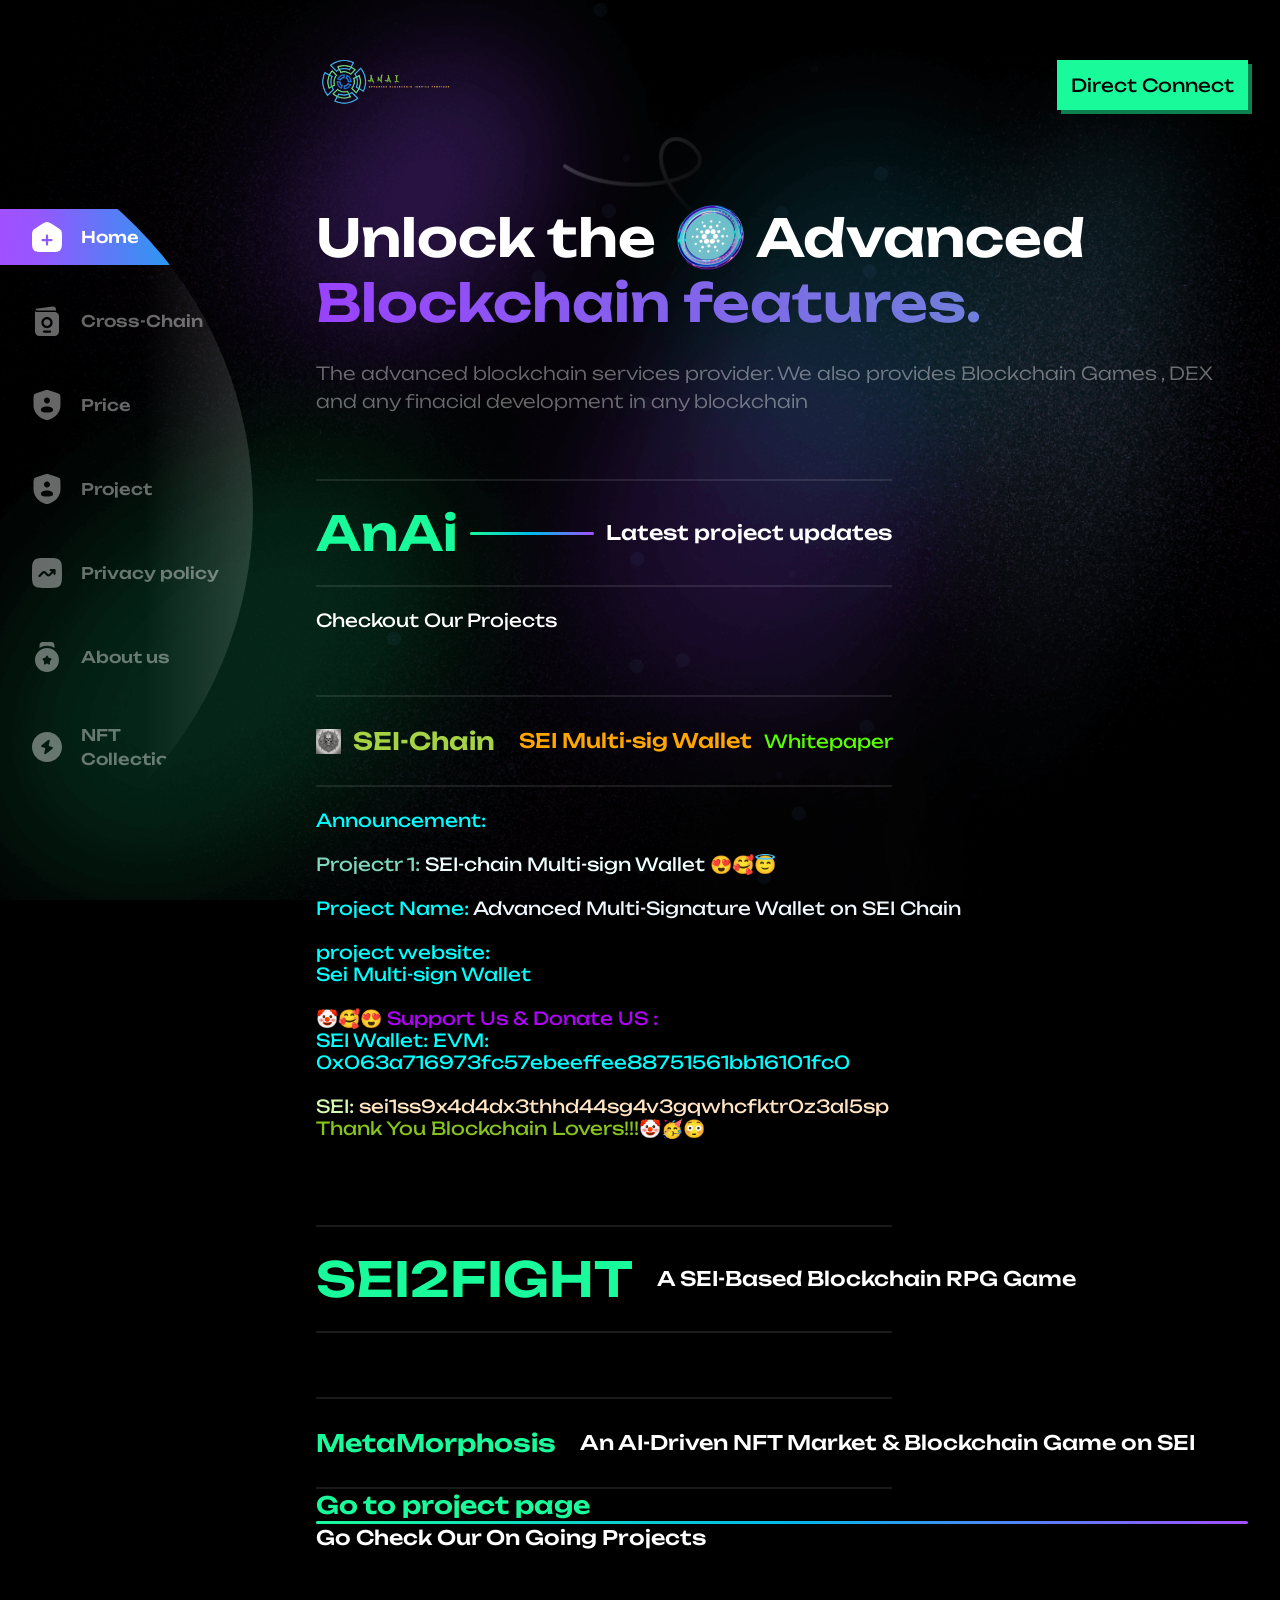
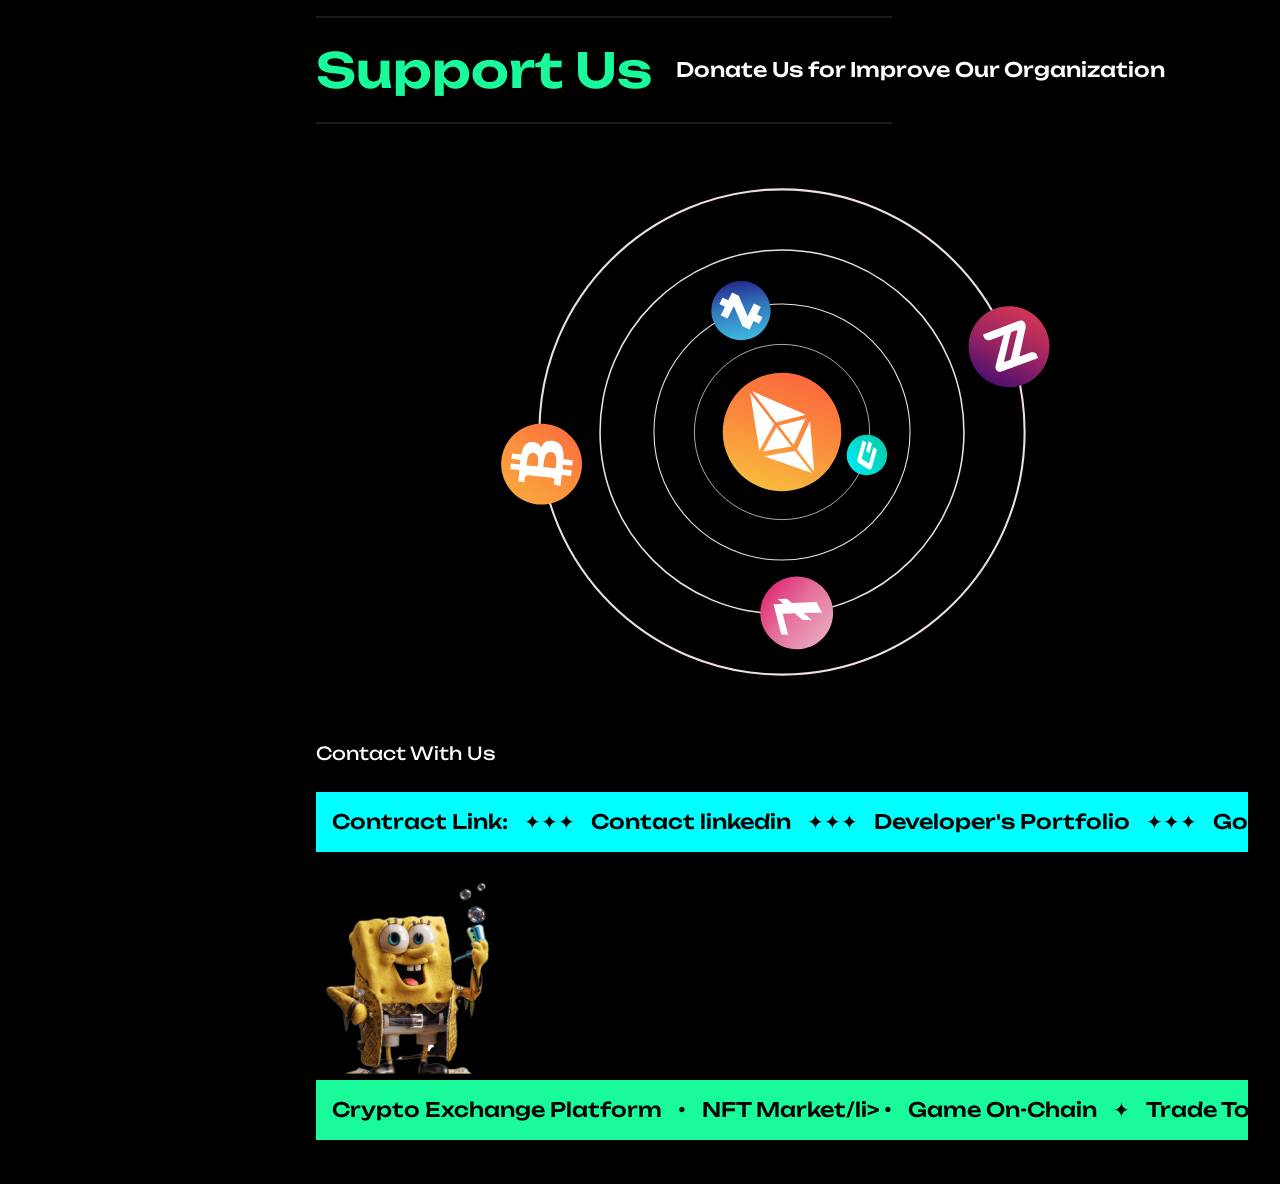
<file: index.html>
<!DOCTYPE html>
<html lang="en">

<head>
	<meta charset="UTF-8" />
	<meta http-equiv="X-UA-Compatible" content="IE=edge" />
	<meta name="viewport" content="width=device-width, initial-scale=1.0" />
	<title>Home | AnAi</title>
	<meta name="description" content="The advanced blockchain services provider. We also provides Blockchain Games , DEX and any finacial development in any blockchain" />
    <meta name="robots" content="index, follow" />
    <link rel="canonical" href="http://example.com/" />
    <link rel="alternate" hrefLang="x-default" href="http://example.com/" />
    <meta property="og:title" content="Home | AnAi" />
    <meta property="og:description" content="The advanced blockchain services provider. We also provides Blockchain Games , DEX and any finacial development in any blockchain" />
    <meta property="og:url" content="http://example.com/" />
    <meta property="og:site_name" content="AnAi" />
    <meta property="og:image" content="http://example.com/assets/images/logo.png" />
    <meta property="og:type" content="website" />
    <meta name="twitter:card" content="summary" />
    <meta name="twitter:site" content="AnAi" />
    <meta name="twitter:title" content="Home | Blockchain" />
    <meta name="twitter:description" content="The advanced blockchain services provider. We also provides Blockchain Games , DEX and any finacial development in any blockchain" />
    <meta name="twitter:image" content="http://example.com/assets/images/logo.png" />
	<script
	type="application/ld+json">{"@context":"https://schema.org","@type":"Organization","name":"Blockchain","url":"http://example.com","id":"http://example.com#organization","logo":"http://example.com/assets/images/logo.png","legalName":"Blockchain","sameAs":["http://example.com"]}</script>
<script
	type="application/ld+json">{"@context":"https://schema.org","@type":"WebSite","name":"Blockchain","url":"http://example.com","id":"http://example.com#website"}</script>
	<!-- Favicon -->
	<link rel="icon" type="image/x-icon" href="assets/images/logo.png" />
	<!-- AOS Animation -->
	<link href="assets/css/aos.css" rel="stylesheet" />
	<!-- Style CSS -->
	<link rel="stylesheet" href="assets/css/style.css" />
</head>

	<!-- screen loader -->
	<div class="screen_loader fixed inset-0 z-[60] grid place-content-center bg-black">
		<div class="lds-hourglass relative inline-flex h-20 w-20 after:m-2 after:block after:h-0 after:w-0 after:rounded-full after:border-[32px] after:border-primary after:border-r-transparent after:border-l-transparent"></div>
	</div>

	<div class="bg-black font-unbounded text-lg font-normal text-white antialiased">
		<div class="relative h-full min-h-screen overflow-x-hidden bg-[url(../images/background.png)] bg-cover bg-fixed bg-center">
			<div class="fixed inset-0 h-screen w-screen object-cover opacity-5">
				<lottie-player src="assets/js/json/background.json" background="transparent" speed="1" loop autoplay class="h-full w-full"></lottie-player>
			</div>
			<div onclick="toggleMenu()" class="overlay fixed inset-0 z-20 hidden bg-black/60"></div>
			<header id="header" class="fixed inset-x-0 top-0 z-10 py-4 md:py-6 lg:z-30 lg:pl-[300px] lg:pr-4">
				<div class="container">
					<div class="flex items-center justify-between">
						<a href="/" class="w-40 md:w-50">
                            <span class="sr-only">logo</span>
                            <img src="assets/images/logo.png" alt="" class="w-full" />
                        </a>
						
						<button type="button" class="bg-primary p-3.5 text-lg text-black shadow-[4px_4px_0_#0D804F] duration-500 after:absolute after:top-0 after:left-0 after:z-[-1] after:h-full after:w-0 after:duration-300 hover:bg-transparent hover:text-white hover:after:left-auto hover:after:right-0 hover:after:w-full lg:block">
							<a href="https://api.whatsapp.com/send/?phone=8801891461650&text&type=phone_number&app_absent=0" target="_blank">Direct Connect</a>
						</button>
						
					
					</div>
				</div>
			</header>
			<div class="h-full pt-20 md:pt-[109px]">
				<!-- Sidebar -->
				<div class="sidebar fixed top-0 -left-full z-30 h-full w-64 overflow-y-auto transition-all duration-500 lg:top-[109px] lg:left-0 lg:z-20 scrollbar-thin  scrollbar-thumb-white/5 scrollbar-track-white/10">
					<div class="absolute inset-y-0 top-0 right-0 z-1 flex justify-end overflow-y-auto overflow-x-hidden !bg-black lg:-left-[761px] lg:h-[800px] lg:w-[1014px] lg:items-center lg:rounded-full lg:!bg-transparent lg:bg-opacity-20">
						<ul class="w-64 space-y-4 py-4 text-base font-medium text-white/40 lg:space-y-7 lg:py-0">
							<li>
								<a href="index.html" class="nav-link current">
									<span class="shrink-0">
										<svg width="36" height="36" viewBox="0 0 36 36" fill="none">
											<path fill-rule="evenodd" clip-rule="evenodd" d="M3.77883 11.7342C3.00003 13.157 3.00003 14.8733 3.00003 18.3059V20.5875C3.00003 26.4388 3.00003 29.3645 4.75739 31.1823C6.51475 33.0001 9.34317 33.0001 15 33.0001H21C26.6569 33.0001 29.4853 33.0001 31.2427 31.1823C33 29.3645 33 26.4388 33 20.5875V18.3059C33 14.8733 33 13.157 32.2212 11.7342C31.4424 10.3114 30.0196 9.42833 27.174 7.66225L24.174 5.80036C21.1659 3.9335 19.6619 3.00006 18 3.00006C16.3381 3.00006 14.8341 3.9335 11.8261 5.80037L8.82608 7.66225C5.98045 9.42833 4.55763 10.3114 3.77883 11.7342ZM19.125 16.5001C19.125 15.8787 18.6213 15.3751 18 15.3751C17.3787 15.3751 16.875 15.8787 16.875 16.5001L16.875 19.8751H13.5C12.8787 19.8751 12.375 20.3788 12.375 21.0001C12.375 21.6214 12.8787 22.1251 13.5 22.1251H16.875V25.5001C16.875 26.1214 17.3787 26.6251 18 26.6251C18.6213 26.6251 19.125 26.1214 19.125 25.5001V22.1251H22.5C23.1213 22.1251 23.625 21.6214 23.625 21.0001C23.625 20.3788 23.1213 19.8751 22.5 19.8751H19.125L19.125 16.5001Z" fill="currentColor" />
										</svg>
									</span>
									<span>Home</span>
								</a>
							</li>
							<li>
								<a href="cross-chain.html" class="nav-link">
									<span class="shrink-0">
										<svg width="36" height="36" viewBox="0 0 36 36" fill="none">
											<g>
												<path d="M7.5 7.5C7.5 6.89002 7.1359 6.36507 6.61318 6.13065C6.82906 5.96061 7.09068 5.84422 7.37939 5.80297L23.5757 3.48921C25.383 3.23103 27 4.63341 27 6.45906V7.68903C26.5206 7.56563 26.018 7.5 25.5 7.5H7.5Z" fill="currentColor" />
												<path d="M14.625 19.5C14.625 17.636 16.136 16.125 18 16.125C19.864 16.125 21.375 17.636 21.375 19.5C21.375 21.364 19.864 22.875 18 22.875C16.136 22.875 14.625 21.364 14.625 19.5Z" fill="currentColor" />
												<path fill-rule="evenodd" clip-rule="evenodd" d="M27 9.25606C28.7478 9.87381 30 11.5407 30 13.5V28.5C30 30.9853 27.9853 33 25.5 33H10.5C8.01472 33 6 30.9853 6 28.5V7.5C6 7.77322 6.07305 8.02937 6.20067 8.25C6.46003 8.69835 6.94479 9 7.5 9H25.5C26.026 9 26.5308 9.09023 27 9.25606ZM18 13.875C14.8934 13.875 12.375 16.3934 12.375 19.5C12.375 22.6066 14.8934 25.125 18 25.125C21.1066 25.125 23.625 22.6066 23.625 19.5C23.625 16.3934 21.1066 13.875 18 13.875ZM15 27.375C14.3787 27.375 13.875 27.8787 13.875 28.5C13.875 29.1213 14.3787 29.625 15 29.625H21C21.6213 29.625 22.125 29.1213 22.125 28.5C22.125 27.8787 21.6213 27.375 21 27.375H15Z" fill="currentColor" />
											</g>
										</svg>
									</span>
									<span>Cross-Chain</span>
								</a>
							</li>
							<li>
								<a href="./price.html" class="nav-link">
									<span class="shrink-0">
										<svg width="36" height="36" viewBox="0 0 36 36" fill="none">
											<g>
												<path fill-rule="evenodd" clip-rule="evenodd" d="M4.5 15.625C4.5 10.8287 4.5 8.43048 5.06627 7.62367C5.63255 6.81687 7.88749 6.045 12.3974 4.50125L13.2566 4.20714C15.6075 3.40242 16.7829 3.00006 18 3.00006C19.2171 3.00006 20.3925 3.40242 22.7434 4.20714L23.6026 4.50125C28.1125 6.045 30.3675 6.81687 30.9337 7.62367C31.5 8.43048 31.5 10.8287 31.5 15.625V17.9871C31.5 26.4442 25.1416 30.5483 21.1522 32.291C20.07 32.7637 19.5289 33.0001 18 33.0001C16.4711 33.0001 15.93 32.7637 14.8478 32.291C10.8584 30.5483 4.5 26.4442 4.5 17.9871V15.625ZM21 13.5001C21 15.1569 19.6569 16.5001 18 16.5001C16.3431 16.5001 15 15.1569 15 13.5001C15 11.8432 16.3431 10.5001 18 10.5001C19.6569 10.5001 21 11.8432 21 13.5001ZM18 25.5001C24 25.5001 24 24.1569 24 22.5001C24 20.8432 21.3137 19.5001 18 19.5001C14.6863 19.5001 12 20.8432 12 22.5001C12 24.1569 12 25.5001 18 25.5001Z" fill="currentColor" />
											</g>
										</svg>
									</span>
									<span>Price</span>
								</a>
							</li>
							
							
							<li>
								<a href="./project.html" class="nav-link">
									<span class="shrink-0">
										<svg width="36" height="36" viewBox="0 0 36 36" fill="none">
											<g>
												<path fill-rule="evenodd" clip-rule="evenodd" d="M4.5 15.625C4.5 10.8287 4.5 8.43048 5.06627 7.62367C5.63255 6.81687 7.88749 6.045 12.3974 4.50125L13.2566 4.20714C15.6075 3.40242 16.7829 3.00006 18 3.00006C19.2171 3.00006 20.3925 3.40242 22.7434 4.20714L23.6026 4.50125C28.1125 6.045 30.3675 6.81687 30.9337 7.62367C31.5 8.43048 31.5 10.8287 31.5 15.625V17.9871C31.5 26.4442 25.1416 30.5483 21.1522 32.291C20.07 32.7637 19.5289 33.0001 18 33.0001C16.4711 33.0001 15.93 32.7637 14.8478 32.291C10.8584 30.5483 4.5 26.4442 4.5 17.9871V15.625ZM21 13.5001C21 15.1569 19.6569 16.5001 18 16.5001C16.3431 16.5001 15 15.1569 15 13.5001C15 11.8432 16.3431 10.5001 18 10.5001C19.6569 10.5001 21 11.8432 21 13.5001ZM18 25.5001C24 25.5001 24 24.1569 24 22.5001C24 20.8432 21.3137 19.5001 18 19.5001C14.6863 19.5001 12 20.8432 12 22.5001C12 24.1569 12 25.5001 18 25.5001Z" fill="currentColor" />
											</g>
										</svg>
									</span>
									<span>Project</span>
								</a>
							</li>
							<li>
								<a href="privacy-policy.html" class="nav-link">
									<span class="shrink-0">
										<svg width="36" height="36" viewBox="0 0 36 36" fill="none">
											<g>
												<path fill-rule="evenodd" clip-rule="evenodd" d="M5.1967 5.1967C3 7.3934 3 10.9289 3 18C3 25.0711 3 28.6066 5.1967 30.8033C7.3934 33 10.9289 33 18 33C25.0711 33 28.6066 33 30.8033 30.8033C33 28.6066 33 25.0711 33 18C33 10.9289 33 7.3934 30.8033 5.1967C28.6066 3 25.0711 3 18 3C10.9289 3 7.3934 3 5.1967 5.1967ZM20.625 15C20.625 15.6213 21.1287 16.125 21.75 16.125H22.784L19.7652 19.1438C19.6187 19.2903 19.3813 19.2903 19.2348 19.1438L16.8562 16.7652C15.831 15.74 14.169 15.74 13.1438 16.7652L9.7045 20.2045C9.26516 20.6438 9.26516 21.3562 9.7045 21.7955C10.1438 22.2348 10.8562 22.2348 11.2955 21.7955L14.7348 18.3562C14.8813 18.2097 15.1187 18.2097 15.2652 18.3562L17.6438 20.7348C18.669 21.76 20.331 21.76 21.3562 20.7348L24.375 17.716V18.75C24.375 19.3713 24.8787 19.875 25.5 19.875C26.1213 19.875 26.625 19.3713 26.625 18.75V15C26.625 14.3787 26.1213 13.875 25.5 13.875H21.75C21.1287 13.875 20.625 14.3787 20.625 15Z" fill="currentColor" />
											</g>
										</svg>
									</span>
									<span>Privacy policy</span>
								</a>
							</li>
							<li>
								<a href="about-us.html" class="nav-link">
									<span class="shrink-0">
										<svg width="36" height="36" viewBox="0 0 36 36" fill="none">
											<g>
												<path fill-rule="evenodd" clip-rule="evenodd" d="M18 33C24.6274 33 30 27.6274 30 21C30 14.3726 24.6274 9 18 9C11.3726 9 5.99997 14.3726 5.99997 21C5.99997 27.6274 11.3726 33 18 33ZM18 16.5C17.5739 16.5 17.2889 17.0113 16.7189 18.0338L16.5714 18.2983C16.4095 18.5889 16.3285 18.7342 16.2022 18.83C16.0759 18.9259 15.9187 18.9615 15.6041 19.0326L15.3178 19.0974C14.2109 19.3478 13.6575 19.4731 13.5258 19.8965C13.3941 20.3199 13.7714 20.7611 14.526 21.6435L14.7212 21.8717C14.9357 22.1225 15.0429 22.2479 15.0911 22.403C15.1393 22.5581 15.1231 22.7254 15.0907 23.0599L15.0612 23.3645C14.9471 24.5418 14.8901 25.1304 15.2348 25.3921C15.5795 25.6538 16.0977 25.4152 17.134 24.938L17.4021 24.8146C17.6966 24.679 17.8439 24.6112 18 24.6112C18.1561 24.6112 18.3033 24.679 18.5978 24.8146L18.8659 24.938C19.9023 25.4152 20.4204 25.6538 20.7652 25.3921C21.1099 25.1304 21.0528 24.5418 20.9387 23.3645L20.9092 23.0599C20.8768 22.7254 20.8606 22.5581 20.9088 22.403C20.9571 22.2479 21.0643 22.1225 21.2787 21.8718L21.4739 21.6435C22.2285 20.7611 22.6058 20.3199 22.4741 19.8965C22.3425 19.4731 21.789 19.3478 20.6822 19.0974L20.3958 19.0326C20.0813 18.9615 19.924 18.9259 19.7977 18.83C19.6715 18.7342 19.5905 18.5889 19.4285 18.2983L19.281 18.0338C18.7111 17.0113 18.4261 16.5 18 16.5Z" fill="currentColor" />
												<path d="M16.5 3H19.5C22.3284 3 23.7426 3 24.6213 3.87868C25.4876 4.74496 25.4998 6.13176 25.5 8.88107C23.3215 7.53004 20.7519 6.75 18 6.75C15.2481 6.75 12.6784 7.53004 10.5 8.88107C10.5002 6.13176 10.5124 4.74496 11.3787 3.87868C12.2574 3 13.6716 3 16.5 3Z" fill="currentColor" />
											</g>
										</svg>
									</span>
									<span>About us</span>
								</a>
							</li>
							<li>
								<a href="nft.html" class="nav-link">
									<span class="shrink-0">
										<svg width="36" height="36" viewBox="0 0 36 36" fill="none">
											<g>
												<path fill-rule="evenodd" clip-rule="evenodd" d="M18 3C9.71573 3 3 9.71573 3 18C3 26.2843 9.71573 33 18 33C26.2843 33 33 26.2843 33 18C33 9.71573 26.2843 3 18 3ZM16.8411 12.8536L13.8185 15.2606C12.5504 16.2704 11.9164 16.7753 12.0401 17.3391L12.0467 17.367C12.1877 17.9273 12.9914 18.1427 14.5989 18.5734C15.4921 18.8127 15.9388 18.9324 16.1483 19.271L16.1591 19.2888C16.3612 19.6314 16.2462 20.0606 16.0162 20.9188L15.9561 21.1431C15.3185 23.5226 14.9997 24.7124 15.6137 25.0966C16.2277 25.4809 17.2046 24.7029 19.1584 23.1471L22.181 20.7401C23.4491 19.7303 24.0832 19.2253 23.9594 18.6616L23.9528 18.6336C23.8118 18.0733 23.0081 17.858 21.4006 17.4273C20.5074 17.1879 20.0608 17.0683 19.8512 16.7297L19.8404 16.7119C19.6383 16.3692 19.7533 15.9401 19.9833 15.0819L20.0434 14.8575C20.681 12.478 20.9998 11.2882 20.3858 10.904C19.7718 10.5197 18.7949 11.2977 16.8411 12.8536Z" fill="currentColor" />
											</g>
										</svg>
									</span>
									<span>NFT Collections</span>
								</a>
							</li>
							<li class="sticky inset-x-0 bottom-0">
								<button type="button" class="block w-full bg-primary p-3.5 text-black shadow-[0_4px_0_#0D804F] lg:hidden"><a href="https://discord.com/channels/1329518818862694481/1329518819303231552" target="_blank">Join Discord</a></button>
							</li>
						</ul>
					</div>
				</div>
				<!-- Inner Content -->
				<div class="relative z-1 w-full overflow-hidden pb-5 lg:pl-[300px] lg:pr-4">
					<div class="container">
						<div class="grid gap-5 xl:grid-cols-2">
							<div class="relative pt-24 text-center lg:text-left">
								<h2 class="mb-6 text-4xl font-semibold leading-tight sm:text-[52px]" data-aos="zoom-in-right" data-aos-duration="1500" data-aos-delay="800">
									<span class="inline-flex items-center gap-5">
										<span class="shrink-0">Unlock the</span>
										<div class="relative shrink-0 animate-pulse">
											<img src="assets/images/decentralized.png" alt="" />
											<img src="assets/images/Vector1.png" alt="" class="absolute right-8 bottom-10 min-w-[150px]" />
										</div>
									</span>
									Advanced
									<span class="animate-text mx-auto block bg-gradient-to-r from-[#9A42FE] to-[#23EF9B] bg-clip-text text-transparent lg:mx-0">Blockchain features.</span>
								</h2>
								<p class="font-light leading-7 opacity-40 2xl:pr-24">
									The advanced blockchain services provider. We also provides Blockchain Games , DEX and any finacial development in any blockchain
								</p>
								<div class="mx-auto mt-10 flex w-full max-w-xl items-center gap-3 border-y-2 border-white/10 py-7 sm:mt-16 lg:mx-0" data-aos="zoom-out" data-aos-duration="1000" data-aos-delay="800">
									<h4 class="shrink-0 animate-pulse text-2xl font-semibold text-primary sm:text-5xl">AnAi</h4>
									<span class="block h-[3px] w-full rounded-full bg-gradient-to-r from-primary via-tertiary to-secondary"></span>
									<h6 class="shrink-0 animate-pulse text-base font-medium sm:text-xl">Latest project updates</h6>
								</div>
							</br>
								<h5>Checkout Our Projects</h5>
								<div class="mx-auto mt-10 flex w-full max-w-xl items-center gap-3 border-y-2 border-white/10 py-7 sm:mt-16 lg:mx-0" data-aos="zoom-out" data-aos-duration="1000" data-aos-delay="800">
									<img src="./assets/SEi-Logo.jpeg" style="width: 25px;height: 25px;;"><h4 class="shrink-0 animate-pulse text-2xl font-semibold sm:text-2xl" Style="color:rgb(166, 211, 68)"> SEI-Chain</h4>
									<span class="block h-[3px] w-full rounded-full bg-gradient-to-r from-primary via-tertiary to-secondary"></span>
									<h6 class="shrink-0 animate-pulse text-base font-medium sm:text-xl" style="color: rgb(255, 166, 0);"><a href="https://anai-sei-multisig-wallet.vercel.app/">SEI Multi-sig Wallet</a> </h6>
									<h9><a href="https://drive.google.com/file/d/1CSZ5ZaAzhno6KSEoQmL_czK2PNn_YcU8/view?usp=sharing" style="color: rgb(89, 255, 0);">Whitepaper</a></h9>
								</div>
							</br>
							<h5 style="color: aqua;">Announcement:
							</br></br>
							<span style="color: rgb(127, 216, 190);">Projectr 1: </span><span style="color: azure;"> SEI-chain Multi-sign Wallet 😍🥰😇</span>
						</br>
					</br>
						<span>Project Name:</span><span style="color: aliceblue;"> Advanced Multi-Signature Wallet on SEI Chain</span>
					</br>
						<p><a href="//explorer.gitcoin.co/#/projects/0x0e7306fb7073aa7c5df3100861d5f9f2eadd6c5eb78da074e05fc66e9dcfeda1"></a></p>
							</br>
								<span style="color:aqua;">project website: </span>
							</br>
								<p><a href="https://anai-sei-multisig-wallet.vercel.app/">Sei Multi-sign Wallet</a></p>
							</br>
								<span style="color:rgb(179, 0, 255);">
								🤡🥰😍 Support Us & Donate US :</span>
							</br>
								<span style="color:aqua;">SEI Wallet: EVM:</span>
								<p>0x063a716973fc57ebeeffee88751561bb16101fc0 </p>
							</br>
							<span style="color:rgb(214, 252, 180);">SEI: </span>
							<span style="color: bisque;">sei1ss9x4d4dx3thhd44sg4v3gqwhcfktr0z3al5sp</span>
								</br>
								<span style="color:rgb(135, 197, 29);">Thank You Blockchain Lovers!!!🤡🥳😳</span></h5>
							</br>
								<div class="mx-auto mt-10 flex w-full max-w-xl items-center gap-3 border-y-2 border-white/10 py-7 sm:mt-16 lg:mx-0" data-aos="zoom-out" data-aos-duration="1000" data-aos-delay="800">
									<h4 class="shrink-0 animate-pulse text-2xl font-semibold text-primary sm:text-5xl">SEI2FIGHT</h4>
									<span class="block h-[3px] w-full rounded-full bg-gradient-to-r from-primary via-tertiary to-secondary"></span>
									<h6 class="shrink-0 animate-pulse text-base font-medium sm:text-xl">A SEI-Based Blockchain RPG Game</h6>									</h6>
								</div>
								<div class="mx-auto mt-10 flex w-full max-w-xl items-center gap-3 border-y-2 border-white/10 py-7 sm:mt-16 lg:mx-0" data-aos="zoom-out" data-aos-duration="1000" data-aos-delay="800">
									<h4 class="shrink-0 animate-pulse text-2xl font-semibold text-primary sm:text-3xl">MetaMorphosis</h4>
									<span class="block h-[3px] w-full rounded-full bg-gradient-to-r from-primary via-tertiary to-secondary"></span>
									<h6 class="shrink-0 animate-pulse text-base font-medium sm:text-xl">An AI-Driven NFT Market & Blockchain Game on SEI
									</h6>
								</div>
								<h4 class="shrink-0 animate-pulse text-2xl font-semibold text-primary sm:text-3xl"><a href="./project.html">Go to project page</a></h4>
									<span class="block h-[3px] w-full rounded-full bg-gradient-to-r from-primary via-tertiary to-secondary"></span>
									<h6 class="shrink-0 animate-pulse text-base font-medium sm:text-xl">Go Check Our On Going Projects
									</h6>
								<div class="mx-auto mt-10 flex w-full max-w-xl items-center gap-3 border-y-2 border-white/10 py-7 sm:mt-16 lg:mx-0" data-aos="zoom-out" data-aos-duration="1000" data-aos-delay="800">
									<h4 class="shrink-0 animate-pulse text-2xl font-semibold text-primary sm:text-5xl">Support Us</h4>
									<span class="block h-[3px] w-full rounded-full bg-gradient-to-r from-primary via-tertiary to-secondary"></span>
									<h6 class="shrink-0 animate-pulse text-base font-medium sm:text-xl">Donate Us for Improve Our Organization</h6>
								</div>
							</div>
							<div class="relative flex items-center justify-center 2xl:ml-16">
								<lottie-player src="assets/js/json/main-banner.json" background="transparent" speed="0.4" loop autoplay class="w-full max-w-xl"></lottie-player>
							</div>
						</div>
					</br>
						<h5>Contact With Us</h5>
					</br>
				</br>
						<div class="relative z-1 -mt-4 overflow-x-hidden p-4" style="background-color: aqua;">
							
							<ul class="flex animate-marquee gap-4 whitespace-nowrap text-sm font-medium text-black sm:text-xl">
								<li>Contract Link:</li>
								✦✦✦
								<li><a href="http://linkedin.com/in/fahim-ahamed-4606b3125" target="_blank">Contact linkedin</a></li>
								✦✦✦
								<li><a href="//abishal-portfolio.netlify.app/" target="_blank">Developer's Portfolio</a> </li>
								✦✦✦
								<li><a href="https://anai.netlify.app/" target="_blank">Go to Our Website</a></li>
								✦✦✦
								<li><a href="https://github.com/blockchainwork2025" target="_blank">Checkout our Projects Github</a></li>
								✦✦✦
								<li><a href="https://explorer.gitcoin.co/#/projects/0xcaa8a4159b8d880192d5f85298a752c7813d395ac704594da433ad3e96042edd" target="_blank">Explore our on going project</li>
								✦✦✦
								<li><a href="https://x.com/Blockchain55355" target="_blank">Follow Us X</a></li>
								✦✦✦
								<li><a href="wa.me/8801891461650" target="_blank">Whatsapp</a></li>
								✦✦✦
								
							</ul>
						</div>
						<div class="relative py-6">
							<div class="cloak-img relative w-32 sm:w-48">
								<img src="assets/images/cloak.png" alt="" />
							</div>
						

						</br>
							<div class="relative z-1 -mt-4 overflow-x-hidden bg-primary p-4">
								<ul class="flex animate-marquee gap-4 whitespace-nowrap text-sm font-medium text-black sm:text-xl">
									<li>Crypto Exchange Platform</li>
									•
									<li>NFT Market/li>
									•
									<li>Game On-Chain</li>
									✦
									<li>Trade Tokens Platform</li>
									•
									<li>DEX platform</li>
									•
									<li>Developed any kind of Blockchain Network</li>
									•
									
								</ul>
							</div>
						</div>
					</div>
				</div>
			</div>
		</div>
	</div>

	<!-- LottieFiles Animation JS -->
	<script src="assets/js/lottie-player.js"></script>
	<!-- AOS Animation -->
	<script src="assets/js/aos.js"></script>
	<!-- Custom Js -->
	<script src="assets/js/custom.js"></script>
</body>

</html>
</file>
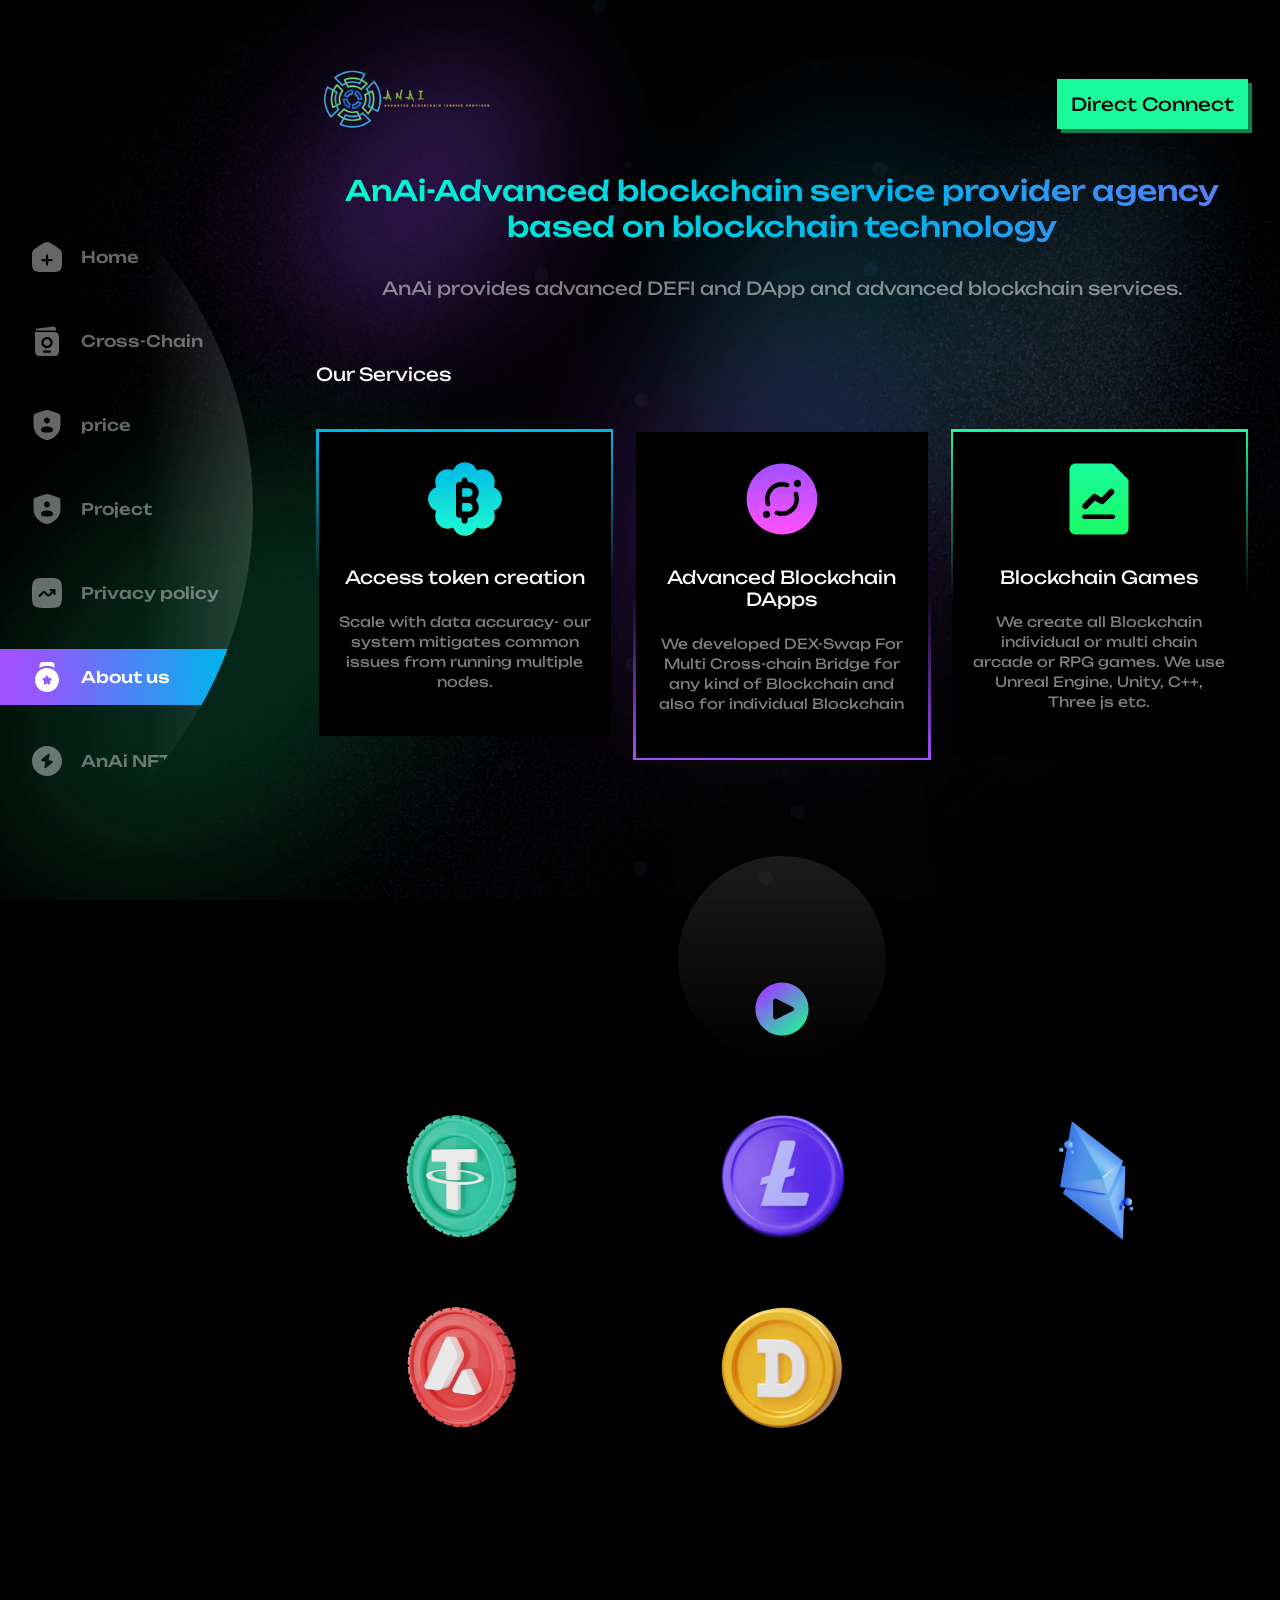
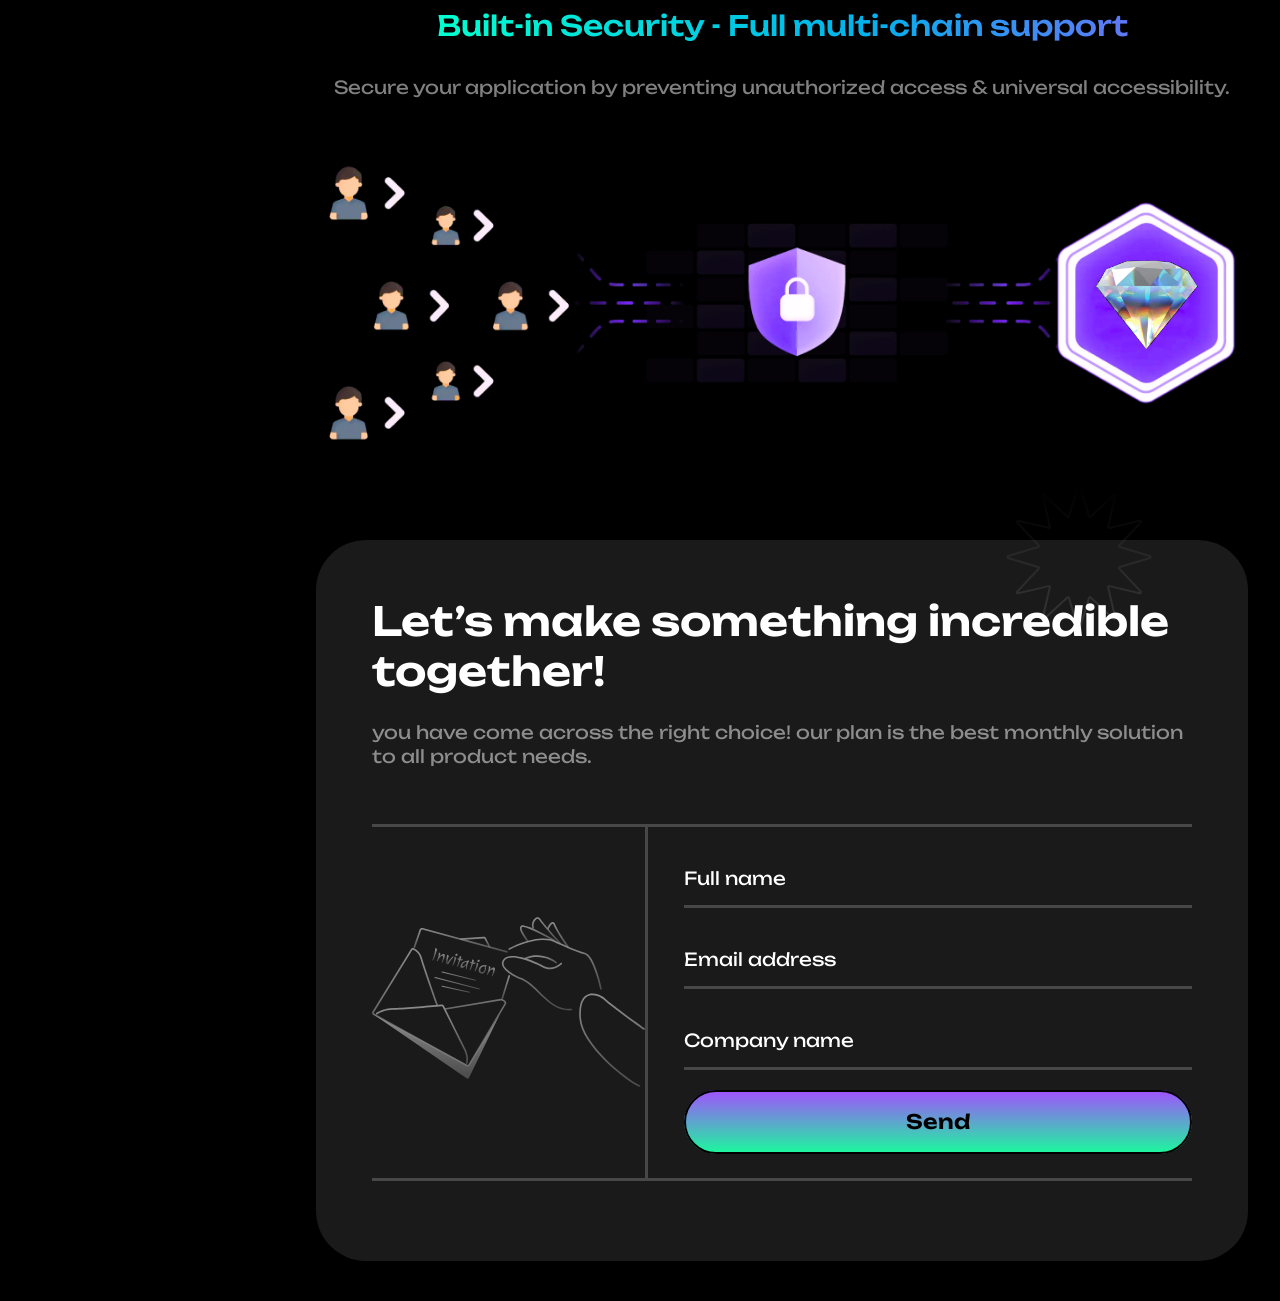
<file: about-us.html>
<!DOCTYPE html>
<html lang="en">

<head>
    <meta charset="UTF-8" />
    <meta http-equiv="X-UA-Compatible" content="IE=edge" />
    <meta name="viewport" content="width=device-width, initial-scale=1.0" />
    <title>About us | AnAi</title>
	<meta name="description" content="Global decentralized currency based on blockchain technology" />
    <meta name="robots" content="index, follow" />
    <link rel="canonical" href="http://example.com/about-us.html" />
    <link rel="alternate" hrefLang="x-default" href="http://example.com/about-us.html" />
    <meta property="og:title" content="About us | Blockchain" />
    <meta property="og:description" content="Global decentralized currency based on blockchain technology" />
    <meta property="og:url" content="http://example.com/about-us.html" />
    <meta property="og:site_name" content="AnAi" />
    <meta property="og:image" content="http://example.com/assets/images/logo.png" />
    <meta property="og:type" content="website" />
    <meta name="twitter:card" content="summary" />
    <meta name="twitter:site" content="AnAi" />
    <meta name="twitter:title" content="About us | Blockchain" />
    <meta name="twitter:description" content="AnAi-Advanced blockchain service provider agency based on blockchain technology" />
    <meta name="twitter:image" content="http://example.com/assets/images/logo.png" />
    <script
        type="application/ld+json">{"@context":"https://schema.org","@type":"Organization","name":"Blockchain","url":"http://example.com","id":"http://example.com#organization","logo":"http://example.com/assets/images/logo.png","legalName":"Blockchain","sameAs":["http://example.com"]}</script>
    <script
        type="application/ld+json">{"@context":"https://schema.org","@type":"WebSite","name":"Blockchain","url":"http://example.com","id":"http://example.com#website"}</script>
    <!-- Favicon -->
    <link rel="icon" type="image/x-icon" href="assets/images/favicon.svg" />
    <!-- AOS Animation -->
    <link href="assets/css/aos.css" rel="stylesheet" />
    <!-- FancyBox -->
    <link rel="stylesheet" href="assets/css/fancybox.css" />
    <!-- Style CSS -->
    <link rel="stylesheet" href="assets/css/style.css" />
</head>

<body>
    <!-- screen loader -->
    <div class="screen_loader fixed inset-0 z-[60] grid place-content-center bg-black">
        <div class="lds-hourglass relative inline-flex h-20 w-20 after:m-2 after:block after:h-0 after:w-0 after:rounded-full after:border-[32px] after:border-primary after:border-r-transparent after:border-l-transparent"></div>
    </div>

    <div class="bg-black font-unbounded text-lg font-normal text-white antialiased">
        <div class="relative h-full min-h-screen overflow-x-hidden bg-[url(../images/background.png)] bg-cover bg-fixed bg-center">
            <div class="fixed inset-0 h-screen w-screen object-cover opacity-5">
                <lottie-player src="assets/js/json/background.json" background="transparent" speed="1" loop autoplay class="h-full w-full"></lottie-player>
            </div>
            <div onclick="toggleMenu()" class="overlay fixed inset-0 z-20 hidden bg-black/60"></div>
            <header id="header" class="fixed inset-x-0 top-0 z-10 py-4 md:py-6 lg:z-30 lg:pl-[300px] lg:pr-4">
                <div class="container">
                    <div class="flex items-center justify-between">
                        <a href="index.html" class="w-40 md:w-52">
                            <span class="sr-only">logo</span>
                            <img src="assets/images/logo.png" alt="" class="w-full" />
                        </a>
                        <button type="button" class="bg-primary p-3.5 text-lg text-black shadow-[4px_4px_0_#0D804F] duration-500 after:absolute after:top-0 after:left-0 after:z-[-1] after:h-full after:w-0 after:duration-300 hover:bg-transparent hover:text-white hover:after:left-auto hover:after:right-0 hover:after:w-full lg:block">
							<a href="https://api.whatsapp.com/send/?phone=8801891461650&text&type=phone_number&app_absent=0" target="_blank">Direct Connect</a>
						</button>
                        <button type="button" onclick="toggleMenu()" class="block space-y-2 lg:hidden">
                            <span class="sr-only">Toggle menu</span>
                            <span class="block h-0.5 w-9 bg-gradient-to-r from-primary via-tertiary to-secondary"></span>
                            <span class="block h-0.5 w-9 bg-gradient-to-r from-primary via-tertiary to-secondary"></span>
                            <span class="block h-0.5 w-9 bg-gradient-to-r from-primary via-tertiary to-secondary"></span>
                        </button>
                    </div>
                </div>
            </header>
            <div class="h-full pt-20 md:pt-[109px]">
                <!-- Sidebar -->
                <div class="sidebar fixed top-0 -left-full z-30 h-full w-64 overflow-y-auto transition-all duration-500 lg:top-[109px] lg:left-0 lg:z-20 scrollbar-thin  scrollbar-thumb-white/5 scrollbar-track-white/10">
                    <div class="absolute inset-y-0 top-0 right-0 z-1 flex justify-end overflow-y-auto overflow-x-hidden !bg-black lg:-left-[761px] lg:h-[800px] lg:w-[1014px] lg:items-center lg:rounded-full lg:!bg-transparent lg:bg-opacity-20">
                        <ul class="w-64 space-y-4 py-4 text-base font-medium text-white/40 lg:space-y-7 lg:py-0">
                            <li>
                                <a href="index.html" class="nav-link">
                                    <span class="shrink-0">
                                        <svg width="36" height="36" viewBox="0 0 36 36" fill="none">
                                            <path fill-rule="evenodd" clip-rule="evenodd" d="M3.77883 11.7342C3.00003 13.157 3.00003 14.8733 3.00003 18.3059V20.5875C3.00003 26.4388 3.00003 29.3645 4.75739 31.1823C6.51475 33.0001 9.34317 33.0001 15 33.0001H21C26.6569 33.0001 29.4853 33.0001 31.2427 31.1823C33 29.3645 33 26.4388 33 20.5875V18.3059C33 14.8733 33 13.157 32.2212 11.7342C31.4424 10.3114 30.0196 9.42833 27.174 7.66225L24.174 5.80036C21.1659 3.9335 19.6619 3.00006 18 3.00006C16.3381 3.00006 14.8341 3.9335 11.8261 5.80037L8.82608 7.66225C5.98045 9.42833 4.55763 10.3114 3.77883 11.7342ZM19.125 16.5001C19.125 15.8787 18.6213 15.3751 18 15.3751C17.3787 15.3751 16.875 15.8787 16.875 16.5001L16.875 19.8751H13.5C12.8787 19.8751 12.375 20.3788 12.375 21.0001C12.375 21.6214 12.8787 22.1251 13.5 22.1251H16.875V25.5001C16.875 26.1214 17.3787 26.6251 18 26.6251C18.6213 26.6251 19.125 26.1214 19.125 25.5001V22.1251H22.5C23.1213 22.1251 23.625 21.6214 23.625 21.0001C23.625 20.3788 23.1213 19.8751 22.5 19.8751H19.125L19.125 16.5001Z" fill="currentColor" />
                                        </svg>
                                    </span>
                                    <span>Home</span>
                                </a>
                            </li>
                            <li>
                                <a href="cross-chain.html" class="nav-link">
                                    <span class="shrink-0">
                                        <svg width="36" height="36" viewBox="0 0 36 36" fill="none">
                                            <g>
                                                <path d="M7.5 7.5C7.5 6.89002 7.1359 6.36507 6.61318 6.13065C6.82906 5.96061 7.09068 5.84422 7.37939 5.80297L23.5757 3.48921C25.383 3.23103 27 4.63341 27 6.45906V7.68903C26.5206 7.56563 26.018 7.5 25.5 7.5H7.5Z" fill="currentColor" />
                                                <path d="M14.625 19.5C14.625 17.636 16.136 16.125 18 16.125C19.864 16.125 21.375 17.636 21.375 19.5C21.375 21.364 19.864 22.875 18 22.875C16.136 22.875 14.625 21.364 14.625 19.5Z" fill="currentColor" />
                                                <path fill-rule="evenodd" clip-rule="evenodd" d="M27 9.25606C28.7478 9.87381 30 11.5407 30 13.5V28.5C30 30.9853 27.9853 33 25.5 33H10.5C8.01472 33 6 30.9853 6 28.5V7.5C6 7.77322 6.07305 8.02937 6.20067 8.25C6.46003 8.69835 6.94479 9 7.5 9H25.5C26.026 9 26.5308 9.09023 27 9.25606ZM18 13.875C14.8934 13.875 12.375 16.3934 12.375 19.5C12.375 22.6066 14.8934 25.125 18 25.125C21.1066 25.125 23.625 22.6066 23.625 19.5C23.625 16.3934 21.1066 13.875 18 13.875ZM15 27.375C14.3787 27.375 13.875 27.8787 13.875 28.5C13.875 29.1213 14.3787 29.625 15 29.625H21C21.6213 29.625 22.125 29.1213 22.125 28.5C22.125 27.8787 21.6213 27.375 21 27.375H15Z" fill="currentColor" />
                                            </g>
                                        </svg>
                                    </span>
                                    <span>Cross-Chain</span>
                                </a>
                            </li>
                            <li>
                                <a href="price.html" class="nav-link">
                                    <span class="shrink-0">
                                        <svg width="36" height="36" viewBox="0 0 36 36" fill="none">
                                            <g>
                                                <path fill-rule="evenodd" clip-rule="evenodd" d="M4.5 15.625C4.5 10.8287 4.5 8.43048 5.06627 7.62367C5.63255 6.81687 7.88749 6.045 12.3974 4.50125L13.2566 4.20714C15.6075 3.40242 16.7829 3.00006 18 3.00006C19.2171 3.00006 20.3925 3.40242 22.7434 4.20714L23.6026 4.50125C28.1125 6.045 30.3675 6.81687 30.9337 7.62367C31.5 8.43048 31.5 10.8287 31.5 15.625V17.9871C31.5 26.4442 25.1416 30.5483 21.1522 32.291C20.07 32.7637 19.5289 33.0001 18 33.0001C16.4711 33.0001 15.93 32.7637 14.8478 32.291C10.8584 30.5483 4.5 26.4442 4.5 17.9871V15.625ZM21 13.5001C21 15.1569 19.6569 16.5001 18 16.5001C16.3431 16.5001 15 15.1569 15 13.5001C15 11.8432 16.3431 10.5001 18 10.5001C19.6569 10.5001 21 11.8432 21 13.5001ZM18 25.5001C24 25.5001 24 24.1569 24 22.5001C24 20.8432 21.3137 19.5001 18 19.5001C14.6863 19.5001 12 20.8432 12 22.5001C12 24.1569 12 25.5001 18 25.5001Z" fill="currentColor" />
                                            </g>
                                        </svg>
                                    </span>
                                    <span>price</span>
                                </a>
                            </li>
                            <li>
								<a href="./project.html" class="nav-link">
									<span class="shrink-0">
										<svg width="36" height="36" viewBox="0 0 36 36" fill="none">
											<g>
												<path fill-rule="evenodd" clip-rule="evenodd" d="M4.5 15.625C4.5 10.8287 4.5 8.43048 5.06627 7.62367C5.63255 6.81687 7.88749 6.045 12.3974 4.50125L13.2566 4.20714C15.6075 3.40242 16.7829 3.00006 18 3.00006C19.2171 3.00006 20.3925 3.40242 22.7434 4.20714L23.6026 4.50125C28.1125 6.045 30.3675 6.81687 30.9337 7.62367C31.5 8.43048 31.5 10.8287 31.5 15.625V17.9871C31.5 26.4442 25.1416 30.5483 21.1522 32.291C20.07 32.7637 19.5289 33.0001 18 33.0001C16.4711 33.0001 15.93 32.7637 14.8478 32.291C10.8584 30.5483 4.5 26.4442 4.5 17.9871V15.625ZM21 13.5001C21 15.1569 19.6569 16.5001 18 16.5001C16.3431 16.5001 15 15.1569 15 13.5001C15 11.8432 16.3431 10.5001 18 10.5001C19.6569 10.5001 21 11.8432 21 13.5001ZM18 25.5001C24 25.5001 24 24.1569 24 22.5001C24 20.8432 21.3137 19.5001 18 19.5001C14.6863 19.5001 12 20.8432 12 22.5001C12 24.1569 12 25.5001 18 25.5001Z" fill="currentColor" />
											</g>
										</svg>
									</span>
									<span>Project</span>
								</a>
							</li>
                            <li>
                                <a href="privacy-policy.html" class="nav-link">
                                    <span class="shrink-0">
                                        <svg width="36" height="36" viewBox="0 0 36 36" fill="none">
                                            <g>
                                                <path fill-rule="evenodd" clip-rule="evenodd" d="M5.1967 5.1967C3 7.3934 3 10.9289 3 18C3 25.0711 3 28.6066 5.1967 30.8033C7.3934 33 10.9289 33 18 33C25.0711 33 28.6066 33 30.8033 30.8033C33 28.6066 33 25.0711 33 18C33 10.9289 33 7.3934 30.8033 5.1967C28.6066 3 25.0711 3 18 3C10.9289 3 7.3934 3 5.1967 5.1967ZM20.625 15C20.625 15.6213 21.1287 16.125 21.75 16.125H22.784L19.7652 19.1438C19.6187 19.2903 19.3813 19.2903 19.2348 19.1438L16.8562 16.7652C15.831 15.74 14.169 15.74 13.1438 16.7652L9.7045 20.2045C9.26516 20.6438 9.26516 21.3562 9.7045 21.7955C10.1438 22.2348 10.8562 22.2348 11.2955 21.7955L14.7348 18.3562C14.8813 18.2097 15.1187 18.2097 15.2652 18.3562L17.6438 20.7348C18.669 21.76 20.331 21.76 21.3562 20.7348L24.375 17.716V18.75C24.375 19.3713 24.8787 19.875 25.5 19.875C26.1213 19.875 26.625 19.3713 26.625 18.75V15C26.625 14.3787 26.1213 13.875 25.5 13.875H21.75C21.1287 13.875 20.625 14.3787 20.625 15Z" fill="currentColor" />
                                            </g>
                                        </svg>
                                    </span>
                                    <span>Privacy policy</span>
                                </a>
                            </li>
                            <li>
                                <a href="about-us.html" class="nav-link current">
                                    <span class="shrink-0">
                                        <svg width="36" height="36" viewBox="0 0 36 36" fill="none">
                                            <g>
                                                <path fill-rule="evenodd" clip-rule="evenodd" d="M18 33C24.6274 33 30 27.6274 30 21C30 14.3726 24.6274 9 18 9C11.3726 9 5.99997 14.3726 5.99997 21C5.99997 27.6274 11.3726 33 18 33ZM18 16.5C17.5739 16.5 17.2889 17.0113 16.7189 18.0338L16.5714 18.2983C16.4095 18.5889 16.3285 18.7342 16.2022 18.83C16.0759 18.9259 15.9187 18.9615 15.6041 19.0326L15.3178 19.0974C14.2109 19.3478 13.6575 19.4731 13.5258 19.8965C13.3941 20.3199 13.7714 20.7611 14.526 21.6435L14.7212 21.8717C14.9357 22.1225 15.0429 22.2479 15.0911 22.403C15.1393 22.5581 15.1231 22.7254 15.0907 23.0599L15.0612 23.3645C14.9471 24.5418 14.8901 25.1304 15.2348 25.3921C15.5795 25.6538 16.0977 25.4152 17.134 24.938L17.4021 24.8146C17.6966 24.679 17.8439 24.6112 18 24.6112C18.1561 24.6112 18.3033 24.679 18.5978 24.8146L18.8659 24.938C19.9023 25.4152 20.4204 25.6538 20.7652 25.3921C21.1099 25.1304 21.0528 24.5418 20.9387 23.3645L20.9092 23.0599C20.8768 22.7254 20.8606 22.5581 20.9088 22.403C20.9571 22.2479 21.0643 22.1225 21.2787 21.8718L21.4739 21.6435C22.2285 20.7611 22.6058 20.3199 22.4741 19.8965C22.3425 19.4731 21.789 19.3478 20.6822 19.0974L20.3958 19.0326C20.0813 18.9615 19.924 18.9259 19.7977 18.83C19.6715 18.7342 19.5905 18.5889 19.4285 18.2983L19.281 18.0338C18.7111 17.0113 18.4261 16.5 18 16.5Z" fill="currentColor" />
                                                <path d="M16.5 3H19.5C22.3284 3 23.7426 3 24.6213 3.87868C25.4876 4.74496 25.4998 6.13176 25.5 8.88107C23.3215 7.53004 20.7519 6.75 18 6.75C15.2481 6.75 12.6784 7.53004 10.5 8.88107C10.5002 6.13176 10.5124 4.74496 11.3787 3.87868C12.2574 3 13.6716 3 16.5 3Z" fill="currentColor" />
                                            </g>
                                        </svg>
                                    </span>
                                    <span>About us</span>
                                </a>
                            </li>
                            <li>
                                <a href="nft.html" class="nav-link">
                                    <span class="shrink-0">
                                        <svg width="36" height="36" viewBox="0 0 36 36" fill="none">
                                            <g>
                                                <path fill-rule="evenodd" clip-rule="evenodd" d="M18 3C9.71573 3 3 9.71573 3 18C3 26.2843 9.71573 33 18 33C26.2843 33 33 26.2843 33 18C33 9.71573 26.2843 3 18 3ZM16.8411 12.8536L13.8185 15.2606C12.5504 16.2704 11.9164 16.7753 12.0401 17.3391L12.0467 17.367C12.1877 17.9273 12.9914 18.1427 14.5989 18.5734C15.4921 18.8127 15.9388 18.9324 16.1483 19.271L16.1591 19.2888C16.3612 19.6314 16.2462 20.0606 16.0162 20.9188L15.9561 21.1431C15.3185 23.5226 14.9997 24.7124 15.6137 25.0966C16.2277 25.4809 17.2046 24.7029 19.1584 23.1471L22.181 20.7401C23.4491 19.7303 24.0832 19.2253 23.9594 18.6616L23.9528 18.6336C23.8118 18.0733 23.0081 17.858 21.4006 17.4273C20.5074 17.1879 20.0608 17.0683 19.8512 16.7297L19.8404 16.7119C19.6383 16.3692 19.7533 15.9401 19.9833 15.0819L20.0434 14.8575C20.681 12.478 20.9998 11.2882 20.3858 10.904C19.7718 10.5197 18.7949 11.2977 16.8411 12.8536Z" fill="currentColor" />
                                            </g>
                                        </svg>
                                    </span>
                                    <span>AnAi NFTs</span>
                                </a>
                            </li>
                         
                        </ul>
                    </div>
                </div>
                <!-- Inner Content -->
                <div class="relative z-1 w-full overflow-hidden pb-5 lg:pl-[300px] lg:pr-4">
                    <div class="container">
                        <div>
                            <div class="space-y-8 py-12 text-center md:py-16">
                                <h3 class="animate-text text-gradiant mx-auto text-2xl font-medium md:text-[28px] md:leading-9 xl:max-w-2xl" data-aos="zoom-in" data-aos-duration="1000" data-aos-delay="800">
                                    AnAi-Advanced blockchain service provider agency based on blockchain technology
                                </h3>
                                <p class="opacity-50">AnAi provides advanced DEFI and DApp and advanced blockchain services.</p>
                            </div>
                            <div>
                                <h2>Our Services</h2>
                            </div>
                        </br></br>
                            <div class="grid gap-5 text-center sm:grid-cols-2 md:grid-cols-3 xl:gap-12">
                                <div data-aos="zoom-in" data-aos-duration="1500" data-aos-delay="800">
                                    <div class="bg-gradient-to-b from-tertiary via-transparent to-transparent p-[2.5px] duration-300 hover:scale-105">
                                        <div class="h-full space-y-6 bg-black px-5 pt-6 pb-11">
                                            <div class="token">
                                                <img src="assets/images/access-token-creation.svg" alt="" class="mx-auto" />
                                            </div>
                                            <h4>Access token creation</h4>
                                            <p class="text-sm opacity-50">Scale with data accuracy- our system mitigates common issues from running multiple nodes.</p>
                                        </div>
                                    </div>
                                </div>
                                <div data-aos="zoom-in" data-aos-duration="1500" data-aos-delay="800">
                                    <div class="bg-gradient-to-b from-transparent via-transparent to-secondary p-[2.5px] duration-300 hover:scale-105">
                                        <div class="h-full space-y-6 bg-black px-5 pt-6 pb-11">
                                            <div class="token">
                                                <img src="assets/images/ownership-token-control.svg" alt="" class="mx-auto" />
                                            </div>
                                            <h4>Advanced Blockchain DApps</h4>
                                            <p class="text-sm opacity-50">We developed DEX-Swap For Multi Cross-chain Bridge for any kind of Blockchain and also for individual Blockchain</p>
                                        </div>
                                    </div>
                                </div>
                                <div data-aos="zoom-in" data-aos-duration="1500" data-aos-delay="800">
                                    <div class="bg-gradient-to-b from-primary via-transparent to-transparent p-[2.5px] duration-300 hover:scale-105">
                                        <div class="h-full space-y-6 bg-black px-5 pt-6 pb-11">
                                            <div class="token">
                                                <img src="assets/images/assign-opfc-metadata.svg" alt="" class="mx-auto" />
                                            </div>
                                            <h4>Blockchain Games</h4>
                                            <p class="text-sm opacity-50">We create all Blockchain individual or multi chain arcade or RPG games. We use Unreal Engine, Unity, C++, Three js etc.</p>
                                        </div>
                                    </div>
                                </div>
                            </div>
                            <div class="relative mx-auto mt-14 grid max-w-[1200px] grid-cols-3 gap-8 md:mt-24 xl:block xl:pt-[500px]">
                                <div class="absolute left-1/2 bottom-10 hidden -translate-x-1/2 xl:block">
                                    <svg width="793" height="369" viewBox="0 0 793 369" fill="none">
                                        <path d="M7.99805 270.948H82.1827C89.0765 270.948 95.6151 274.006 100.034 279.297L162.047 353.548C166.466 358.839 173.004 361.898 179.898 361.898H255.116" stroke="transparent" stroke-width="14" stroke-linecap="round"></path>
                                        <path d="M786 270.948H711.815C704.922 270.948 698.383 274.006 693.964 279.297L631.951 353.548C627.532 358.839 620.994 361.898 614.1 361.898H538.882" stroke="transparent" stroke-width="14" stroke-linecap="round"></path>
                                        <path d="M660.944 74.5036L615.837 186.058C611.288 197.306 600.369 204.669 588.237 204.669H542.678" stroke="transparent" stroke-width="14" stroke-linecap="round"></path>
                                        <path d="M130.677 74.5036L175.784 186.058C180.333 197.306 191.252 204.669 203.384 204.669H248.943" stroke="transparent" stroke-width="14" stroke-linecap="round"></path>
                                        <path d="M397 7.71542L397 82.1922L397 119.431L397 156.669" stroke="transparent" stroke-width="14" stroke-linecap="round"></path>
                                        <path class="dott-line-animation" d="M7.99805 270.948H82.1827C89.0765 270.948 95.6151 274.006 100.034 279.297L162.047 353.548C166.466 358.839 173.004 361.898 179.898 361.898H255.116" stroke="#28A0F0" stroke-width="2.79102" stroke-linecap="round" stroke-dasharray="18.61 18.61"></path>
                                        <path class="dott-line-animation" d="M786 270.948H711.815C704.922 270.948 698.383 274.006 693.964 279.297L631.951 353.548C627.532 358.839 620.994 361.898 614.1 361.898H538.882" stroke="#F79009" stroke-width="2.79102" stroke-linecap="round" stroke-dasharray="18.61 18.61"></path>
                                        <path class="dott-line-animation" d="M660.944 74.5036L615.837 186.058C611.288 197.306 600.369 204.669 588.237 204.669H542.678" stroke="#F23535" stroke-width="2.79102" stroke-linecap="round" stroke-dasharray="18.61 18.61"></path>
                                        <path class="dott-line-animation" d="M130.677 74.5036L175.784 186.058C180.333 197.306 191.252 204.669 203.384 204.669H248.943" stroke="#7F56D9" stroke-width="2.79102" stroke-linecap="round" stroke-dasharray="18.61 18.61"></path>
                                        <path class="dott-line-animation" d="M397 7.71542L397 82.1922L397 119.431L397 156.669" stroke="#2074F1" stroke-width="2.79102" stroke-linecap="round" stroke-dasharray="22.33 22.33"></path>
                                    </svg>
                                </div>
                                <div class="group relative bottom-0 col-span-3 mx-auto h-52 w-52 overflow-hidden rounded-full bg-gradient-to-b from-white/10 to-transparent duration-300 md:hover:scale-150 xl:absolute xl:left-1/2 xl:-translate-x-1/2">
                                    <button type="button" class="absolute left-1/2 bottom-7 z-1 -translate-x-1/2 rounded-full duration-300 group-hover:bottom-1/2 group-hover:translate-y-1/2 group-hover:bg-white" data-fancybox data-src="#dummy-video">
                                        <span class="sr-only">play button</span>
                                        <img src="assets/images/play.svg" alt="" />
                                    </button>
                                    <div class="absolute inset-0 h-full w-full opacity-0 duration-300 group-hover:opacity-100">
                                        <video src="assets/images/dummy-video.mp4" class="h-full w-full object-cover" autoplay="" playsinline="" muted="" loop=""></video>
                                    </div>
                                </div>
                                <div class="left-12 bottom-16 xl:absolute">
                                    <img src="assets/images/currency-1.png" alt="" class="mx-auto" />
                                </div>
                                <div class="left-48 top-16 xl:absolute 2xl:left-52">
                                    <img src="assets/images/currency-2.png" alt="" class="mx-auto" />
                                </div>
                                <div class="top-0 left-2/4 xl:absolute xl:-translate-x-1/2">
                                    <img src="assets/images/currency-3.png" alt="" class="mx-auto" />
                                </div>
                                <div class="right-48 top-16 xl:absolute 2xl:right-52">
                                    <img src="assets/images/currency-4.png" alt="" class="mx-auto" />
                                </div>
                                <div class="right-12 bottom-16 xl:absolute">
                                    <img src="assets/images/currency-5.png" alt="" class="mx-auto" />
                                </div>
                            </div>
                            <!-- <div class="pt-24">
                                <img src="assets/images/coin-circle.gif" alt="" class="mx-auto w-1/3">
                            </div> -->
                        </div>

                        <!-- Popup Video -->
                        <div id="dummy-video" style="display: none" class="dark:bg-gray-dark w-[960px] max-w-full bg-black p-4">
                            <div class="aspect-video">
                                <video src="assets/images/dummy-video.mp4" class="h-full w-full object-cover" autoplay="" playsinline="" muted="" loop=""></video>
                            </div>
                        </div>

                        <div class="py-14 md:py-24">
                            <div class="space-y-8 pb-12 text-center md:py-16">
                                <h3 class="animate-text text-gradiant mx-auto inline-block text-2xl font-medium md:text-[28px] md:leading-9" data-aos="zoom-in" data-aos-duration="1000">
                                    Built-in Security - Full multi-chain support
                                </h3>
                                <p class="opacity-50">Secure your application by preventing unauthorized access & universal accessibility.</p>
                            </div>
                            <div class="relative mx-auto xl:w-4/5">
                                <img src="assets/images/multi-chain.png" alt="" class="w-full" />
                                <img src="assets/images/diamond-3d.gif" alt="" class="absolute top-1/2 right-[5%] w-[12%] -translate-y-1/2" />
                            </div>
                        </div>
                        <div class="relative mb-5 rounded-[50px] bg-white/10 px-5 py-10 md:p-14 md:pb-20">
                            <span class="absolute right-24 -top-14 animate-spin-slow">
                                <img src="assets/images/star.svg" alt="" />
                            </span>
                            <div class="mb-14 2xl:w-2/3">
                                <div class="flex gap-6">
                                    <h4 class="text-2xl font-semibold md:text-40" data-aos="zoom-in" data-aos-duration="1000">Let’s make something incredible together!</h4>
                                    <div class="group relative hidden h-28 w-28 shrink-0 items-center justify-center rounded-full border border-[#9E9E9E] p-1 text-[#9E9E9E] duration-300 hover:border-primary hover:text-primary xl:-mt-6 xl:inline-flex">
                                        <img src="assets/images/your-creative-partner-txt.png" alt="" class="animate-spin-slow" />
                                        <span class="absolute left-1/2 top-1/2 -translate-x-1/2 -translate-y-1/2 duration-300 group-hover:scale-90">
                                            <svg width="30" height="30" viewBox="0 0 30 30" fill="none">
                                                <path d="M0.75 26.9661C0.75 27.5628 0.987054 28.1351 1.40901 28.557C1.83097 28.979 2.40326 29.2161 3 29.2161C3.59674 29.2161 4.16903 28.979 4.59099 28.557C5.01295 28.1351 5.25 27.5628 5.25 26.9661L5.25 9.32606C5.24975 9.25287 5.27091 9.18121 5.3109 9.1199C5.35088 9.0586 5.40792 9.01034 5.475 8.98106C5.54473 8.95141 5.62158 8.94272 5.69617 8.95604C5.77075 8.96935 5.83985 9.00411 5.895 9.05606L25.395 28.5561C25.6038 28.7658 25.8519 28.9325 26.1251 29.0464C26.3983 29.1603 26.6912 29.2193 26.9872 29.22C27.2832 29.2207 27.5764 29.1631 27.8501 29.0504C28.1239 28.9378 28.3727 28.7724 28.5825 28.5636C29.0062 28.1419 29.245 27.5691 29.2464 26.9714C29.2478 26.3736 29.0117 25.7997 28.59 25.3761L9.09 5.87606C9.04938 5.81635 9.02765 5.74579 9.02765 5.67356C9.02765 5.60134 9.04938 5.53078 9.09 5.47106C9.11928 5.40398 9.16754 5.34694 9.22885 5.30696C9.29015 5.26698 9.36181 5.24581 9.435 5.24606L27 5.24606C27.5967 5.24606 28.169 5.00901 28.591 4.58705C29.0129 4.1651 29.25 3.5928 29.25 2.99607C29.25 2.39933 29.0129 1.82703 28.591 1.40507C28.169 0.983117 27.5967 0.746065 27 0.746065L4.5 0.746063C4.00364 0.745171 3.51204 0.842825 3.05371 1.03337C2.59538 1.22391 2.17944 1.50355 1.83 1.85606C1.14758 2.55469 0.76076 3.48951 0.750002 4.46606L0.75 26.9661Z" fill="currentColor" />
                                            </svg>
                                        </span>
                                    </div>
                                </div>
                                <p class="mt-6 leading-6 opacity-50">you have come across the right choice! our plan is the best monthly solution to all product needs.</p>
                            </div>
                            <div class="border-white/20 md:flex md:border-y-[3px] xl:w-[95%]">
                                <div class="flex items-center justify-center md:w-1/3 md:justify-end">
                                    <img src="assets/images/invitation-email.svg" alt="" data-aos="fade-right" data-aos-duration="2000" />
                                </div>
                                <form class="relative border-white/20 py-6 md:w-2/3 md:border-l-[3px] md:pl-9 xl:pb-20">
                                    <div class="space-y-6">
                                        <div>
                                            <input type="text" placeholder="Full name" class="w-full border-b-[3px] border-white/20 bg-transparent py-4 outline-none placeholder:text-white xl:pr-24" />
                                        </div>
                                        <div>
                                            <input type="email" placeholder="Email address" class="w-full border-b-[3px] border-white/20 bg-transparent py-4 outline-none placeholder:text-white xl:pr-24" />
                                        </div>
                                        <div>
                                            <input type="text" placeholder="Company name" class="w-full border-b-[3px] border-white/20 bg-transparent py-4 outline-none placeholder:text-white xl:pr-24" />
                                        </div>
                                    </div>
                                    <div class="-right-12 -bottom-1 mt-5 flex flex-col items-center justify-between rounded-full bg-gradient-to-b from-secondary to-primary xl:absolute xl:mt-0 xl:p-2.5 xl:pt-8" data-aos="fade-down" data-aos-duration="1000">
                                        <span class="mb-8 hidden xl:block">
                                            <svg width="71" height="49" viewBox="0 0 71 49" fill="none">
                                                <path fill-rule="evenodd" clip-rule="evenodd" d="M54.4563 41.5262C63.9137 39.4827 71 31.0689 71 21C71 9.40202 61.598 0 50 0C40.2411 0 32.037 6.65663 29.6805 15.677C26.5674 12.1931 22.0398 10 17 10C7.61116 10 0 17.6112 0 27C0 36.3888 7.61116 44 17 44C24.2256 44 30.3983 39.4921 32.8592 33.1353C35.7328 37.1868 40.0068 40.1753 44.9758 41.3952L42 49L54.4563 41.5262Z" fill="black" />
                                            </svg>
                                        </span>
                                        <span class="hidden animate-bounce xl:block">
                                            <svg width="24" height="92" viewBox="0 0 24 92" fill="none">
                                                <path d="M13.5 2C13.5 1.17157 12.8284 0.5 12 0.5C11.1716 0.5 10.5 1.17157 10.5 2H13.5ZM10.9393 91.0607C11.5251 91.6465 12.4749 91.6465 13.0607 91.0607L22.6066 81.5147C23.1924 80.9289 23.1924 79.9792 22.6066 79.3934C22.0208 78.8076 21.0711 78.8076 20.4853 79.3934L12 87.8787L3.51472 79.3934C2.92893 78.8076 1.97918 78.8076 1.3934 79.3934C0.807612 79.9792 0.807612 80.9289 1.3934 81.5147L10.9393 91.0607ZM10.5 2V90H13.5V2H10.5Z" fill="white" />
                                            </svg>
                                        </span>
                                        <button type="button" class="relative w-full overflow-hidden rounded-t-full rounded-b-full border-2 border-black p-4 text-xl font-semibold text-black duration-300 before:absolute before:inset-x-0 before:-bottom-full before:z-[-1] before:h-full before:w-full before:bg-black before:duration-300 hover:text-white hover:before:bottom-0 xl:mt-5 xl:py-16">
                                            <a href="mailto:blockchainwork2025@gmail.com">Send</a>
                                        </button>
                                    </div>
                                </form>
                            </div>
                        </div>
                    </div>
                </div>
            </div>
        </div>
    </div>

    <!-- LottieFiles Animation JS -->
    <script src="assets/js/lottie-player.js"></script>
    <!-- AOS Animation -->
    <script src="assets/js/aos.js"></script>
    <!-- FancyBox -->
    <script src="assets/js/fancybox.umd.js"></script>
    <!-- Custom Js -->
    <script src="assets/js/custom.js"></script>
</body>

</html>
</file>
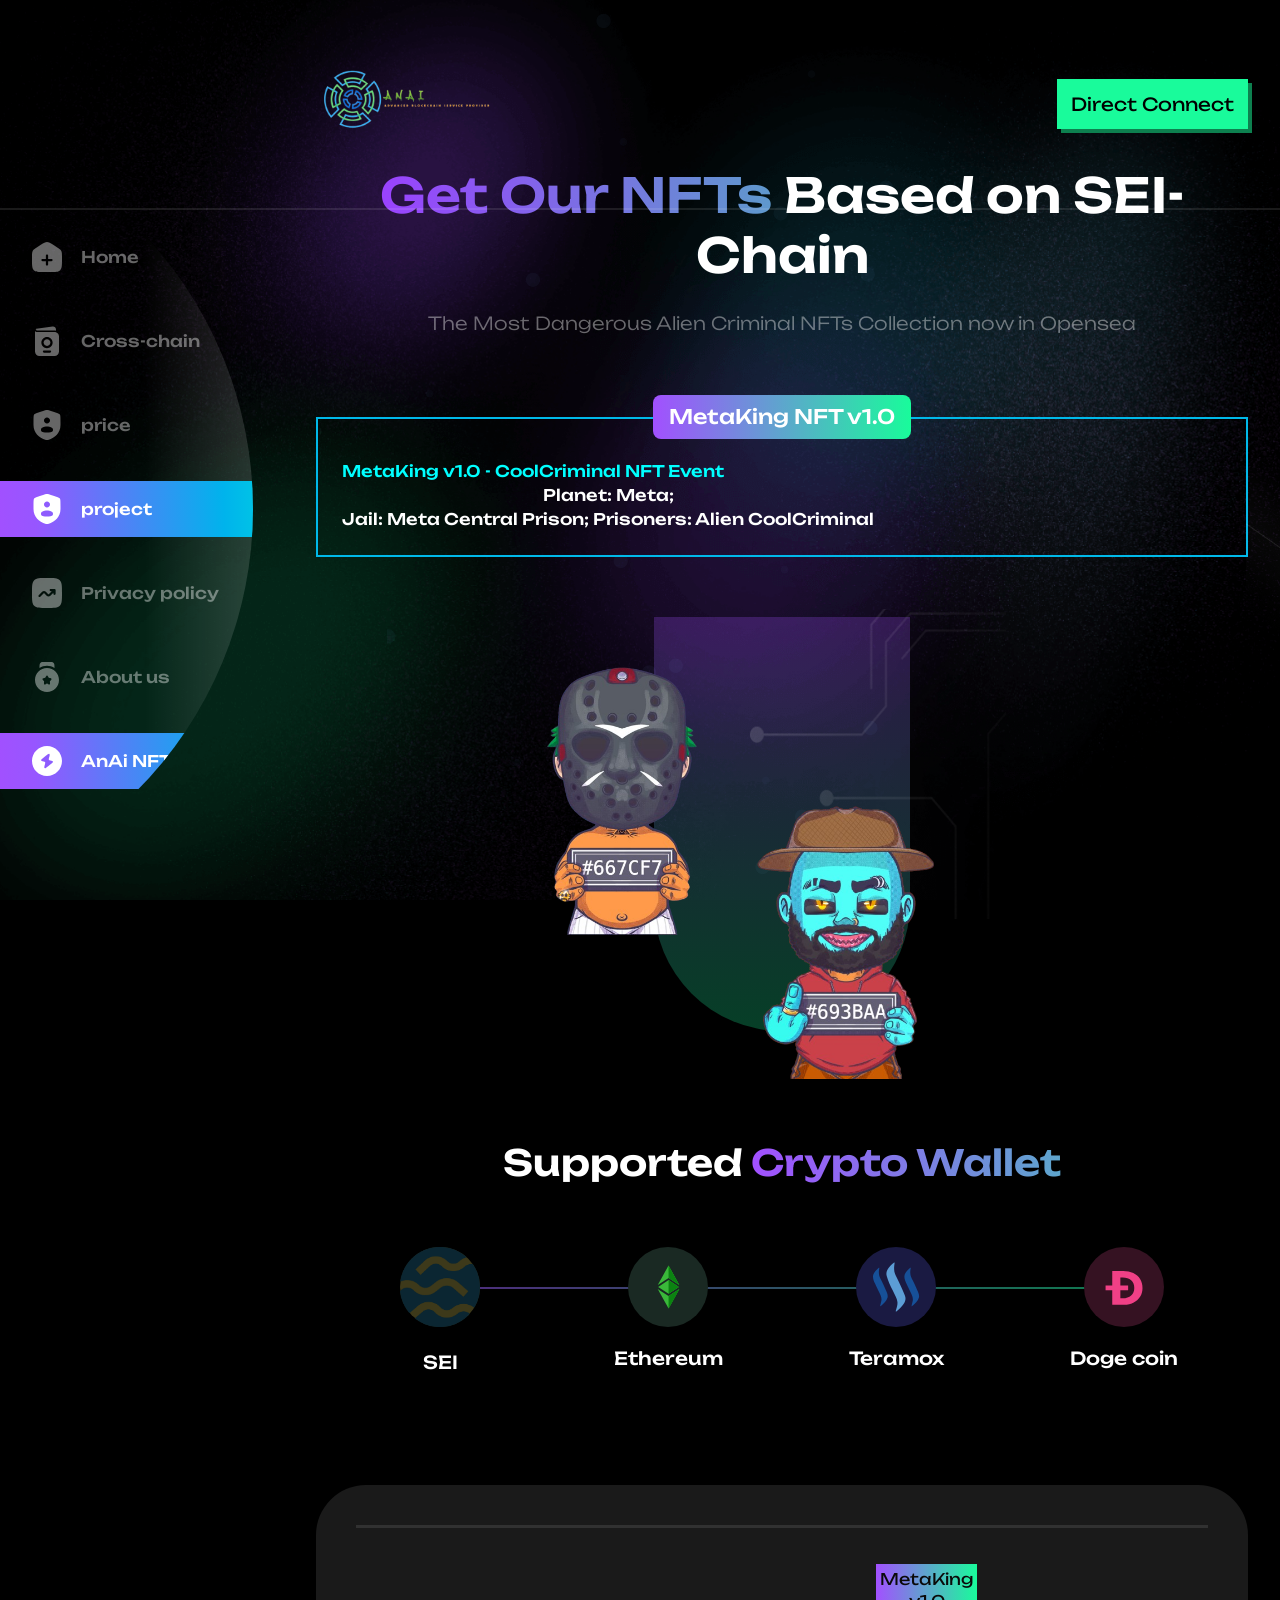
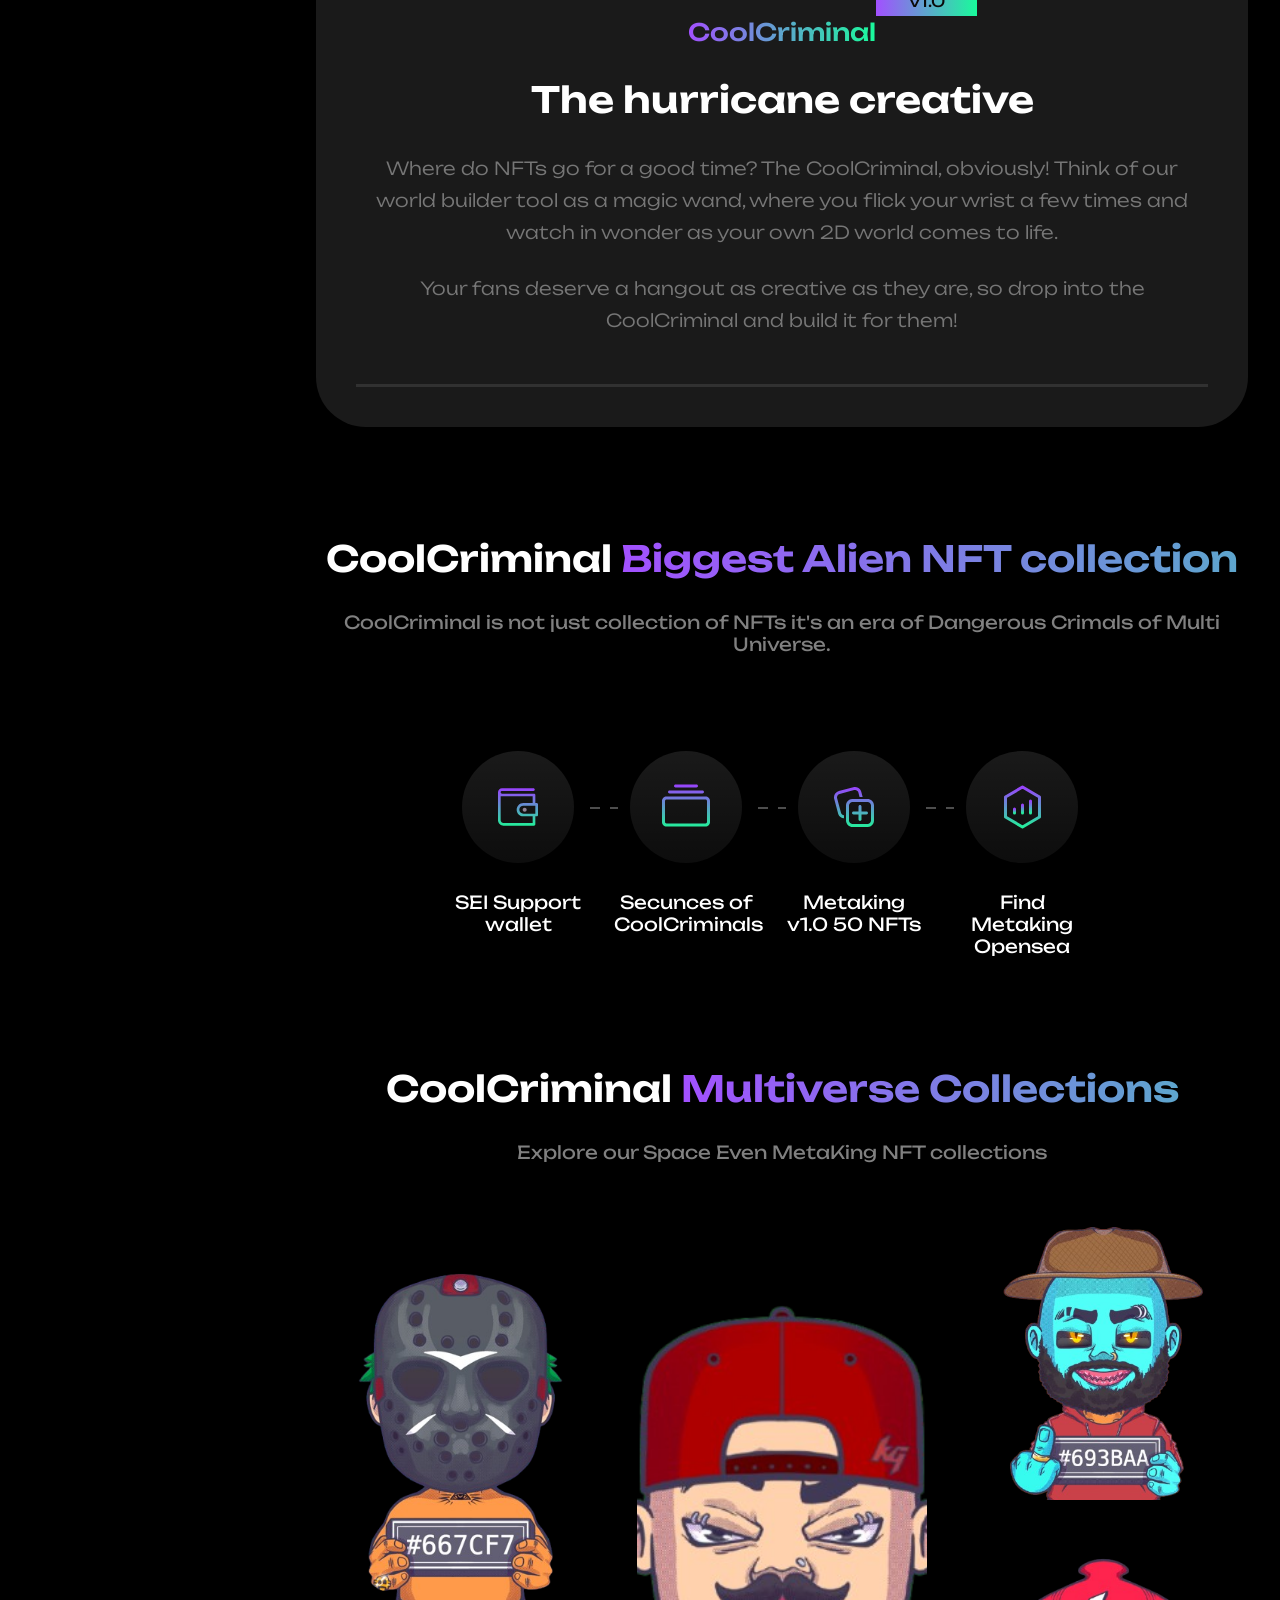
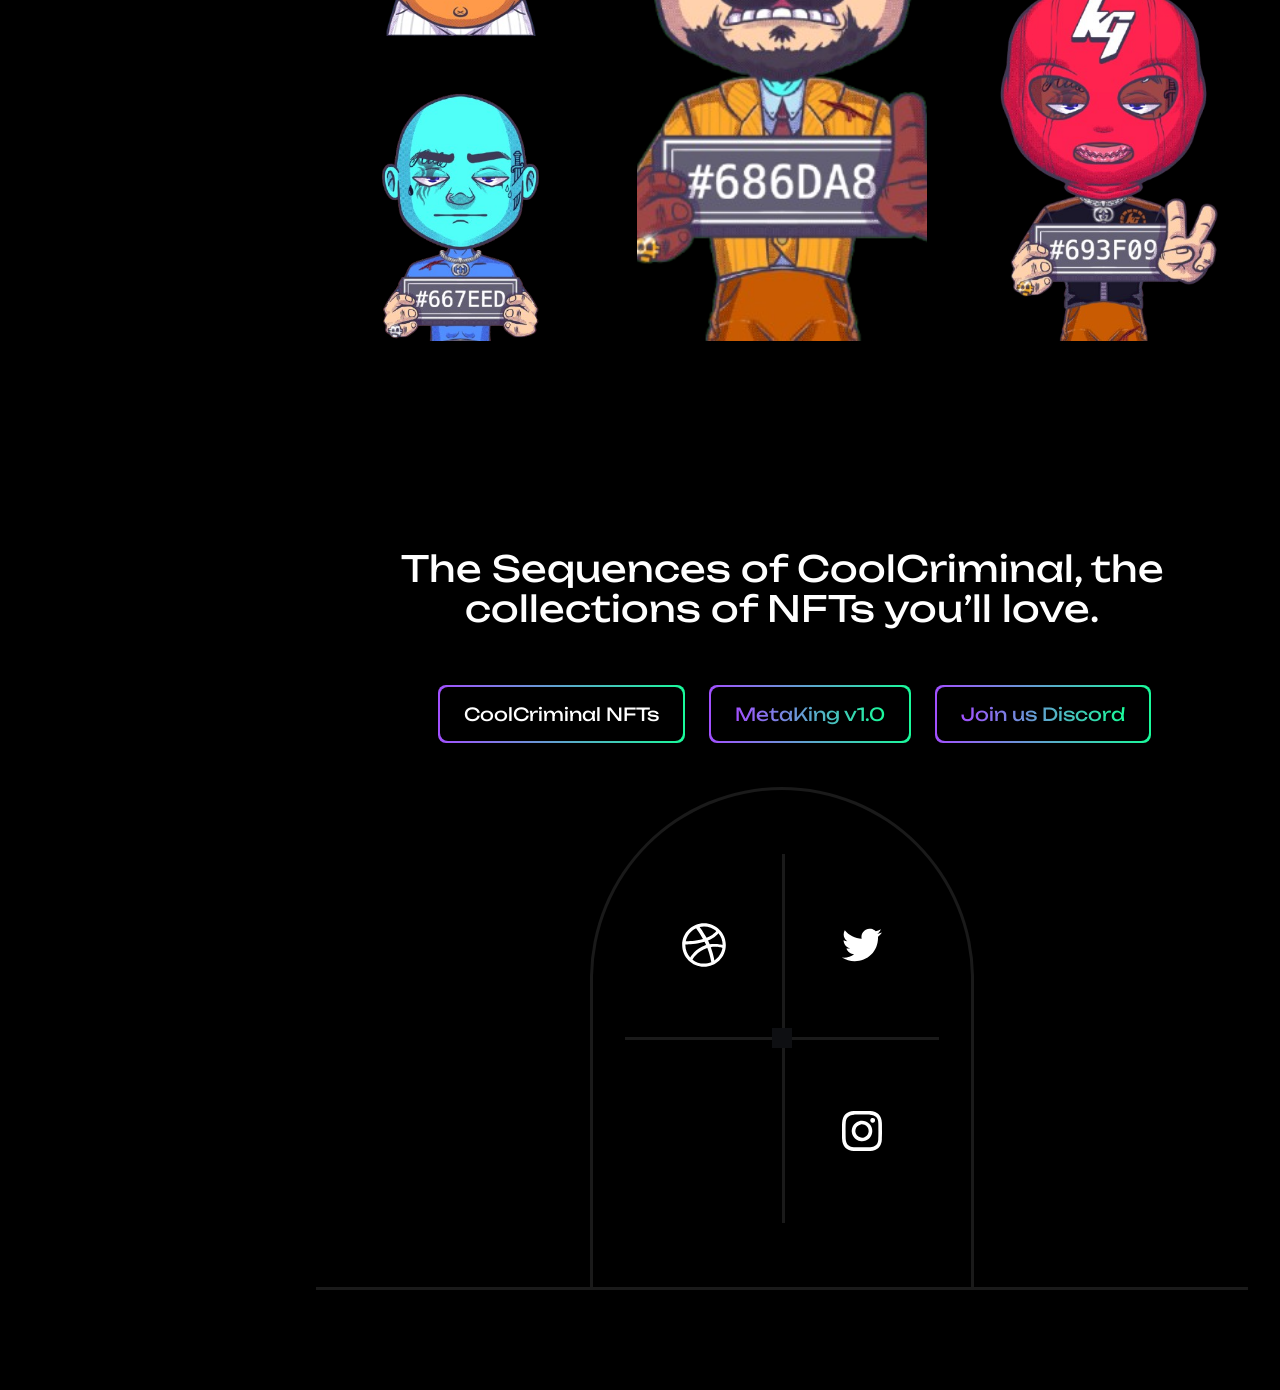
<file: nft.html>
<!DOCTYPE html>
<html lang="en">

<head>
	<meta charset="UTF-8" />
	<meta http-equiv="X-UA-Compatible" content="IE=edge" />
	<meta name="viewport" content="width=device-width, initial-scale=1.0" />
	<title>NFT | AnAi</title>
	<meta name="description" content="Invest in creators & get unique NFT" />
    <meta name="robots" content="index, follow" />
    <link rel="canonical" href="http://example.com/nft.html" />
    <link rel="alternate" hrefLang="x-default" href="http://example.com/nft.html" />
    <meta property="og:title" content="NFT | Blockchain" />
    <meta property="og:description" content="Invest in creators & get unique NFT" />
    <meta property="og:url" content="http://example.com/nft.html" />
    <meta property="og:site_name" content="AnAi" />
    <meta property="og:image" content="http://example.com/assets/images/logo.png" />
    <meta property="og:type" content="website" />
    <meta name="twitter:card" content="summary" />
    <meta name="twitter:site" content="AnAi" />
    <meta name="twitter:title" content="NFT | Blockchain" />
    <meta name="twitter:description" content="Invest in creators & get unique NFT" />
    <meta name="twitter:image" content="http://example.com/assets/images/logo.png" />
    <script
        type="application/ld+json">{"@context":"https://schema.org","@type":"Organization","name":"AnAi","url":"http://example.com","id":"http://example.com#organization","logo":"http://example.com/assets/images/logo.png","legalName":"Blockchain","sameAs":["http://example.com"]}</script>
    <script
        type="application/ld+json">{"@context":"https://schema.org","@type":"WebSite","name":"AnAi","url":"http://example.com","id":"http://example.com#website"}</script>
	<!-- Favicon -->
	<link rel="icon" type="image/x-icon" href="assets/images/favicon.svg" />
	<!-- AOS Animation -->
	<link href="assets/css/aos.css" rel="stylesheet" />
	<!-- Style CSS -->
	<link rel="stylesheet" href="assets/css/style.css" />
</head>

<body>
	<!-- screen loader -->
	<div class="screen_loader fixed inset-0 z-[60] grid place-content-center bg-black">
		<div class="lds-hourglass relative inline-flex h-20 w-20 after:m-2 after:block after:h-0 after:w-0 after:rounded-full after:border-[32px] after:border-primary after:border-r-transparent after:border-l-transparent"></div>
	</div>

	<div class="bg-black font-unbounded text-lg font-normal text-white antialiased">
		<div class="relative h-full min-h-screen overflow-x-hidden bg-[url(../images/background.png)] bg-cover bg-fixed bg-center">
			<div class="fixed inset-0 h-screen w-screen object-cover opacity-5">
				<lottie-player src="assets/js/json/background.json" background="transparent" speed="1" loop autoplay class="h-full w-full"></lottie-player>
			</div>
			<div onclick="toggleMenu()" class="overlay fixed inset-0 z-20 hidden bg-black/60"></div>
			<header id="header" class="fixed inset-x-0 top-0 z-10 border-b-2 border-white/10 py-4 md:py-6 lg:z-30 lg:pl-[300px] lg:pr-4">
				<div class="container">
					<div class="flex items-center justify-between">
						<a href="index.html" class="w-40 md:w-52">
                            <span class="sr-only">logo</span>
                            <img src="assets/images/logo.png" alt="" class="w-full" />
                        </a>
						<button type="button" class="bg-primary p-3.5 text-lg text-black shadow-[4px_4px_0_#0D804F] duration-500 after:absolute after:top-0 after:left-0 after:z-[-1] after:h-full after:w-0 after:duration-300 hover:bg-transparent hover:text-white hover:after:left-auto hover:after:right-0 hover:after:w-full lg:block">
							<a href="https://api.whatsapp.com/send/?phone=8801891461650&text&type=phone_number&app_absent=0" target="_blank">Direct Connect</a>
						</button>
						<button type="button" onclick="toggleMenu()" class="block space-y-2 lg:hidden">
							<span class="sr-only">Toggle menu</span>
							<span class="block h-0.5 w-9 bg-gradient-to-r from-primary via-tertiary to-secondary"></span>
							<span class="block h-0.5 w-9 bg-gradient-to-r from-primary via-tertiary to-secondary"></span>
							<span class="block h-0.5 w-9 bg-gradient-to-r from-primary via-tertiary to-secondary"></span>
						</button>
					</div>
				</div>
			</header>
			<div class="h-full pt-20 md:pt-[109px]">
				<!-- Sidebar -->
				<div class="sidebar fixed top-0 -left-full z-30 h-full w-64 overflow-y-auto transition-all duration-500 lg:top-[109px] lg:left-0 lg:z-20 scrollbar-thin  scrollbar-thumb-white/5 scrollbar-track-white/10">
					<div class="absolute inset-y-0 top-0 right-0 z-1 flex justify-end overflow-y-auto overflow-x-hidden !bg-black lg:-left-[761px] lg:h-[800px] lg:w-[1014px] lg:items-center lg:rounded-full lg:!bg-transparent lg:bg-opacity-20">
						<ul class="w-64 space-y-4 py-4 text-base font-medium text-white/40 lg:space-y-7 lg:py-0">
							<li>
								<a href="index.html" class="nav-link">
									<span class="shrink-0">
										<svg width="36" height="36" viewBox="0 0 36 36" fill="none">
											<path fill-rule="evenodd" clip-rule="evenodd" d="M3.77883 11.7342C3.00003 13.157 3.00003 14.8733 3.00003 18.3059V20.5875C3.00003 26.4388 3.00003 29.3645 4.75739 31.1823C6.51475 33.0001 9.34317 33.0001 15 33.0001H21C26.6569 33.0001 29.4853 33.0001 31.2427 31.1823C33 29.3645 33 26.4388 33 20.5875V18.3059C33 14.8733 33 13.157 32.2212 11.7342C31.4424 10.3114 30.0196 9.42833 27.174 7.66225L24.174 5.80036C21.1659 3.9335 19.6619 3.00006 18 3.00006C16.3381 3.00006 14.8341 3.9335 11.8261 5.80037L8.82608 7.66225C5.98045 9.42833 4.55763 10.3114 3.77883 11.7342ZM19.125 16.5001C19.125 15.8787 18.6213 15.3751 18 15.3751C17.3787 15.3751 16.875 15.8787 16.875 16.5001L16.875 19.8751H13.5C12.8787 19.8751 12.375 20.3788 12.375 21.0001C12.375 21.6214 12.8787 22.1251 13.5 22.1251H16.875V25.5001C16.875 26.1214 17.3787 26.6251 18 26.6251C18.6213 26.6251 19.125 26.1214 19.125 25.5001V22.1251H22.5C23.1213 22.1251 23.625 21.6214 23.625 21.0001C23.625 20.3788 23.1213 19.8751 22.5 19.8751H19.125L19.125 16.5001Z" fill="currentColor" />
										</svg>
									</span>
									<span>Home</span>
								</a>
							</li>
							<li>
								<a href="cross-chain.html" class="nav-link">
									<span class="shrink-0">
										<svg width="36" height="36" viewBox="0 0 36 36" fill="none">
											<g>
												<path d="M7.5 7.5C7.5 6.89002 7.1359 6.36507 6.61318 6.13065C6.82906 5.96061 7.09068 5.84422 7.37939 5.80297L23.5757 3.48921C25.383 3.23103 27 4.63341 27 6.45906V7.68903C26.5206 7.56563 26.018 7.5 25.5 7.5H7.5Z" fill="currentColor" />
												<path d="M14.625 19.5C14.625 17.636 16.136 16.125 18 16.125C19.864 16.125 21.375 17.636 21.375 19.5C21.375 21.364 19.864 22.875 18 22.875C16.136 22.875 14.625 21.364 14.625 19.5Z" fill="currentColor" />
												<path fill-rule="evenodd" clip-rule="evenodd" d="M27 9.25606C28.7478 9.87381 30 11.5407 30 13.5V28.5C30 30.9853 27.9853 33 25.5 33H10.5C8.01472 33 6 30.9853 6 28.5V7.5C6 7.77322 6.07305 8.02937 6.20067 8.25C6.46003 8.69835 6.94479 9 7.5 9H25.5C26.026 9 26.5308 9.09023 27 9.25606ZM18 13.875C14.8934 13.875 12.375 16.3934 12.375 19.5C12.375 22.6066 14.8934 25.125 18 25.125C21.1066 25.125 23.625 22.6066 23.625 19.5C23.625 16.3934 21.1066 13.875 18 13.875ZM15 27.375C14.3787 27.375 13.875 27.8787 13.875 28.5C13.875 29.1213 14.3787 29.625 15 29.625H21C21.6213 29.625 22.125 29.1213 22.125 28.5C22.125 27.8787 21.6213 27.375 21 27.375H15Z" fill="currentColor" />
											</g>
										</svg>
									</span>
									<span>Cross-chain</span>
								</a>
							</li>
							<li>
								<a href="price.html" class="nav-link">
									<span class="shrink-0">
										<svg width="36" height="36" viewBox="0 0 36 36" fill="none">
											<g>
												<path fill-rule="evenodd" clip-rule="evenodd" d="M4.5 15.625C4.5 10.8287 4.5 8.43048 5.06627 7.62367C5.63255 6.81687 7.88749 6.045 12.3974 4.50125L13.2566 4.20714C15.6075 3.40242 16.7829 3.00006 18 3.00006C19.2171 3.00006 20.3925 3.40242 22.7434 4.20714L23.6026 4.50125C28.1125 6.045 30.3675 6.81687 30.9337 7.62367C31.5 8.43048 31.5 10.8287 31.5 15.625V17.9871C31.5 26.4442 25.1416 30.5483 21.1522 32.291C20.07 32.7637 19.5289 33.0001 18 33.0001C16.4711 33.0001 15.93 32.7637 14.8478 32.291C10.8584 30.5483 4.5 26.4442 4.5 17.9871V15.625ZM21 13.5001C21 15.1569 19.6569 16.5001 18 16.5001C16.3431 16.5001 15 15.1569 15 13.5001C15 11.8432 16.3431 10.5001 18 10.5001C19.6569 10.5001 21 11.8432 21 13.5001ZM18 25.5001C24 25.5001 24 24.1569 24 22.5001C24 20.8432 21.3137 19.5001 18 19.5001C14.6863 19.5001 12 20.8432 12 22.5001C12 24.1569 12 25.5001 18 25.5001Z" fill="currentColor" />
											</g>
										</svg>
									</span>
									<span>price</span>
								</a>
							</li>
							<li>
								<a href="project.html" class="nav-link current">
									<span class="shrink-0">
										<svg width="36" height="36" viewBox="0 0 36 36" fill="none">
											<g>
												<path fill-rule="evenodd" clip-rule="evenodd" d="M4.5 15.625C4.5 10.8287 4.5 8.43048 5.06627 7.62367C5.63255 6.81687 7.88749 6.045 12.3974 4.50125L13.2566 4.20714C15.6075 3.40242 16.7829 3.00006 18 3.00006C19.2171 3.00006 20.3925 3.40242 22.7434 4.20714L23.6026 4.50125C28.1125 6.045 30.3675 6.81687 30.9337 7.62367C31.5 8.43048 31.5 10.8287 31.5 15.625V17.9871C31.5 26.4442 25.1416 30.5483 21.1522 32.291C20.07 32.7637 19.5289 33.0001 18 33.0001C16.4711 33.0001 15.93 32.7637 14.8478 32.291C10.8584 30.5483 4.5 26.4442 4.5 17.9871V15.625ZM21 13.5001C21 15.1569 19.6569 16.5001 18 16.5001C16.3431 16.5001 15 15.1569 15 13.5001C15 11.8432 16.3431 10.5001 18 10.5001C19.6569 10.5001 21 11.8432 21 13.5001ZM18 25.5001C24 25.5001 24 24.1569 24 22.5001C24 20.8432 21.3137 19.5001 18 19.5001C14.6863 19.5001 12 20.8432 12 22.5001C12 24.1569 12 25.5001 18 25.5001Z" fill="currentColor" />
											</g>
										</svg>
									</span>
									<span>project</span>
								</a>
							</li>
							<li>
								<a href="privacy-policy.html" class="nav-link">
									<span class="shrink-0">
										<svg width="36" height="36" viewBox="0 0 36 36" fill="none">
											<g>
												<path fill-rule="evenodd" clip-rule="evenodd" d="M5.1967 5.1967C3 7.3934 3 10.9289 3 18C3 25.0711 3 28.6066 5.1967 30.8033C7.3934 33 10.9289 33 18 33C25.0711 33 28.6066 33 30.8033 30.8033C33 28.6066 33 25.0711 33 18C33 10.9289 33 7.3934 30.8033 5.1967C28.6066 3 25.0711 3 18 3C10.9289 3 7.3934 3 5.1967 5.1967ZM20.625 15C20.625 15.6213 21.1287 16.125 21.75 16.125H22.784L19.7652 19.1438C19.6187 19.2903 19.3813 19.2903 19.2348 19.1438L16.8562 16.7652C15.831 15.74 14.169 15.74 13.1438 16.7652L9.7045 20.2045C9.26516 20.6438 9.26516 21.3562 9.7045 21.7955C10.1438 22.2348 10.8562 22.2348 11.2955 21.7955L14.7348 18.3562C14.8813 18.2097 15.1187 18.2097 15.2652 18.3562L17.6438 20.7348C18.669 21.76 20.331 21.76 21.3562 20.7348L24.375 17.716V18.75C24.375 19.3713 24.8787 19.875 25.5 19.875C26.1213 19.875 26.625 19.3713 26.625 18.75V15C26.625 14.3787 26.1213 13.875 25.5 13.875H21.75C21.1287 13.875 20.625 14.3787 20.625 15Z" fill="currentColor" />
											</g>
										</svg>
									</span>
									<span>Privacy policy</span>
								</a>
							</li>
							<li>
								<a href="about-us.html" class="nav-link">
									<span class="shrink-0">
										<svg width="36" height="36" viewBox="0 0 36 36" fill="none">
											<g>
												<path fill-rule="evenodd" clip-rule="evenodd" d="M18 33C24.6274 33 30 27.6274 30 21C30 14.3726 24.6274 9 18 9C11.3726 9 5.99997 14.3726 5.99997 21C5.99997 27.6274 11.3726 33 18 33ZM18 16.5C17.5739 16.5 17.2889 17.0113 16.7189 18.0338L16.5714 18.2983C16.4095 18.5889 16.3285 18.7342 16.2022 18.83C16.0759 18.9259 15.9187 18.9615 15.6041 19.0326L15.3178 19.0974C14.2109 19.3478 13.6575 19.4731 13.5258 19.8965C13.3941 20.3199 13.7714 20.7611 14.526 21.6435L14.7212 21.8717C14.9357 22.1225 15.0429 22.2479 15.0911 22.403C15.1393 22.5581 15.1231 22.7254 15.0907 23.0599L15.0612 23.3645C14.9471 24.5418 14.8901 25.1304 15.2348 25.3921C15.5795 25.6538 16.0977 25.4152 17.134 24.938L17.4021 24.8146C17.6966 24.679 17.8439 24.6112 18 24.6112C18.1561 24.6112 18.3033 24.679 18.5978 24.8146L18.8659 24.938C19.9023 25.4152 20.4204 25.6538 20.7652 25.3921C21.1099 25.1304 21.0528 24.5418 20.9387 23.3645L20.9092 23.0599C20.8768 22.7254 20.8606 22.5581 20.9088 22.403C20.9571 22.2479 21.0643 22.1225 21.2787 21.8718L21.4739 21.6435C22.2285 20.7611 22.6058 20.3199 22.4741 19.8965C22.3425 19.4731 21.789 19.3478 20.6822 19.0974L20.3958 19.0326C20.0813 18.9615 19.924 18.9259 19.7977 18.83C19.6715 18.7342 19.5905 18.5889 19.4285 18.2983L19.281 18.0338C18.7111 17.0113 18.4261 16.5 18 16.5Z" fill="currentColor" />
												<path d="M16.5 3H19.5C22.3284 3 23.7426 3 24.6213 3.87868C25.4876 4.74496 25.4998 6.13176 25.5 8.88107C23.3215 7.53004 20.7519 6.75 18 6.75C15.2481 6.75 12.6784 7.53004 10.5 8.88107C10.5002 6.13176 10.5124 4.74496 11.3787 3.87868C12.2574 3 13.6716 3 16.5 3Z" fill="currentColor" />
											</g>
										</svg>
									</span>
									<span>About us</span>
								</a>
							</li>
							<li>
								<a href="nft.html" class="nav-link current">
									<span class="shrink-0">
										<svg width="36" height="36" viewBox="0 0 36 36" fill="none">
											<g>
												<path fill-rule="evenodd" clip-rule="evenodd" d="M18 3C9.71573 3 3 9.71573 3 18C3 26.2843 9.71573 33 18 33C26.2843 33 33 26.2843 33 18C33 9.71573 26.2843 3 18 3ZM16.8411 12.8536L13.8185 15.2606C12.5504 16.2704 11.9164 16.7753 12.0401 17.3391L12.0467 17.367C12.1877 17.9273 12.9914 18.1427 14.5989 18.5734C15.4921 18.8127 15.9388 18.9324 16.1483 19.271L16.1591 19.2888C16.3612 19.6314 16.2462 20.0606 16.0162 20.9188L15.9561 21.1431C15.3185 23.5226 14.9997 24.7124 15.6137 25.0966C16.2277 25.4809 17.2046 24.7029 19.1584 23.1471L22.181 20.7401C23.4491 19.7303 24.0832 19.2253 23.9594 18.6616L23.9528 18.6336C23.8118 18.0733 23.0081 17.858 21.4006 17.4273C20.5074 17.1879 20.0608 17.0683 19.8512 16.7297L19.8404 16.7119C19.6383 16.3692 19.7533 15.9401 19.9833 15.0819L20.0434 14.8575C20.681 12.478 20.9998 11.2882 20.3858 10.904C19.7718 10.5197 18.7949 11.2977 16.8411 12.8536Z" fill="currentColor" />
											</g>
										</svg>
									</span>
									<span>AnAi NFTs</span>
								</a>
							</li>
							
						</ul>
					</div>
				</div>
				<!-- Inner Content -->
				<div class="relative z-1 w-full overflow-hidden pb-5 lg:pl-[300px] lg:pr-4">
					<div class="container">
						<div class="grid gap-5 pt-14 xl:grid-cols-2 xl:pt-9">
							<div class="xl:pt-24 2xl:w-4/5">
								<div class="text-center xl:text-left">
									<h2 class="mb-6 text-4xl font-semibold !leading-tight md:text-5xl xl:pr-10" data-aos="zoom-in" data-aos-duration="1000" data-aos-delay="800">
										<span class="animate-text bg-gradient-to-r from-[#9A42FE] to-[#23EF9B] bg-clip-text text-transparent">Get Our NFTs</span>
										Based on SEI-Chain
									</h2>
									<p class="font-light leading-7 opacity-40">The Most Dangerous Alien Criminal NFTs Collection now in Opensea</p>
								</div>
								<div class="relative mt-12 flex flex-wrap justify-between border-2 border-tertiary bg-tertiary/10 p-6 pt-10 text-center text-sm font-medium leading-7 sm:text-base md:mt-20 xl:max-w-lg">
									<h1 style="color: aqua;align-items: center;">MetaKing v1.0 - CoolCriminal NFT Event</h1>
								</br>
									<h3 style="align-content: center;"> Planet: Meta; 
									</br>Jail: Meta Central Prison; Prisoners: Alien CoolCriminal</h3>
									<div class="absolute -top-6 left-1/2 -translate-x-1/2 whitespace-nowrap rounded-lg bg-gradient-to-r from-secondary to-primary py-2 px-4 text-xl">
										MetaKing NFT v1.0
									</div>
									<img src="assets/images/star-way.png" alt="" class="absolute left-full" data-aos="fade-right" data-aos-duration="3000" data-aos-delay="800" />
								</div>
							</div>
							<div class="mx-auto pt-10 xl:ml-auto xl:mr-0 xl:pr-16 xl:pt-0">
								<div class="relative mx-auto overflow-hidden rounded-b-full bg-gradient-to-b from-secondary/25 to-primary/25 p-4 sm:h-[414px] sm:w-64 sm:overflow-visible xl:ml-auto">
									<img src="assets/images/line-background.png" alt="" class="absolute left-24 -top-2" data-aos="fade-left" data-aos-duration="2000" data-aos-delay="800" />
									<img src="assets/images/1.png" alt="" class="top-4 -left-40 mx-auto sm:absolute" data-aos="fade-down" data-aos-duration="2000" data-aos-delay="800" />
									<img src="assets/images/4.png" alt="" class="-bottom-12 -right-16 mx-auto mt-4 sm:absolute sm:mt-0" data-aos="fade-up" data-aos-duration="2000" data-aos-delay="800" />
									<div class="group absolute left-2 -bottom-14 hidden h-28 w-28 shrink-0 items-center justify-center rounded-full border border-[#9E9E9E] p-1 duration-300 hover:border-primary hover:text-primary xl:-mt-6 xl:inline-flex">
										<img src="assets/images/your-creative-partner-txt.png" alt="" class="animate-spin-slow" />
										<span class="absolute left-1/2 top-1/2 -translate-x-1/2 -translate-y-1/2 duration-300 group-hover:scale-90">
											<svg width="30" height="30" viewBox="0 0 30 30" fill="none">
												<path d="M0.75 26.9661C0.75 27.5628 0.987054 28.1351 1.40901 28.557C1.83097 28.979 2.40326 29.2161 3 29.2161C3.59674 29.2161 4.16903 28.979 4.59099 28.557C5.01295 28.1351 5.25 27.5628 5.25 26.9661L5.25 9.32606C5.24975 9.25287 5.27091 9.18121 5.3109 9.1199C5.35088 9.0586 5.40792 9.01034 5.475 8.98106C5.54473 8.95141 5.62158 8.94272 5.69617 8.95604C5.77075 8.96935 5.83985 9.00411 5.895 9.05606L25.395 28.5561C25.6038 28.7658 25.8519 28.9325 26.1251 29.0464C26.3983 29.1603 26.6912 29.2193 26.9872 29.22C27.2832 29.2207 27.5764 29.1631 27.8501 29.0504C28.1239 28.9378 28.3727 28.7724 28.5825 28.5636C29.0062 28.1419 29.245 27.5691 29.2464 26.9714C29.2478 26.3736 29.0117 25.7997 28.59 25.3761L9.09 5.87606C9.04938 5.81635 9.02765 5.74579 9.02765 5.67356C9.02765 5.60134 9.04938 5.53078 9.09 5.47106C9.11928 5.40398 9.16754 5.34694 9.22885 5.30696C9.29015 5.26698 9.36181 5.24581 9.435 5.24606L27 5.24606C27.5967 5.24606 28.169 5.00901 28.591 4.58705C29.0129 4.1651 29.25 3.5928 29.25 2.99607C29.25 2.39933 29.0129 1.82703 28.591 1.40507C28.169 0.983117 27.5967 0.746065 27 0.746065L4.5 0.746063C4.00364 0.745171 3.51204 0.842825 3.05371 1.03337C2.59538 1.22391 2.17944 1.50355 1.83 1.85606C1.14758 2.55469 0.76076 3.48951 0.750002 4.46606L0.75 26.9661Z" fill="currentColor" />
											</svg>
										</span>
									</div>
								</div>
							</div>
						</div>
						<div class="py-14 sm:py-28">
							<h2 class="pb-16 text-center text-4xl font-semibold" data-aos="zoom-in" data-aos-duration="1000">
								Supported <span class="animate-text bg-gradient-to-r from-secondary to-primary bg-clip-text text-transparent">Crypto Wallet</span>
							</h2>
							<div class="relative mx-auto grid max-w-4xl grid-cols-2 justify-between gap-y-8 gap-x-4 font-medium sm:grid-cols-4">
								<div class="absolute top-10 left-1/2 hidden h-0.5 w-[calc(100%_-_170px)] -translate-x-1/2 rounded-full bg-gradient-to-r from-secondary to-primary opacity-50 sm:block">
									<span class="line-arrow-one absolute top-1/2 w-5 -translate-y-1/2">
										<img src="assets/images/line-arrow.png" alt="" />
									</span>
									<span class="line-arrow-two absolute top-1/2 w-5 -translate-y-1/2">
										<img src="assets/images/line-arrow.png" alt="" />
									</span>
								</div>
								<div class="z-1 space-y-5 text-center">
									<div class="inline-flex h-20 w-20 items-center justify-center rounded-full bg-[#3D391A]">
										<img src="assets/images/sei.png" alt="" class="animate-spin-slow" />
									</div>
									<h6>SEI</h6>
								</div>
								<div class="z-1 space-y-5 text-center">
									<div class="inline-flex h-20 w-20 items-center justify-center rounded-full bg-[#1A2923]">
										<img src="assets/images/ethereum.svg" alt="" class="animate-spin-slow" />
									</div>
									<h6>Ethereum</h6>
								</div>
								<div class="z-1 space-y-5 text-center">
									<div class="inline-flex h-20 w-20 items-center justify-center rounded-full bg-[#1A1A42]">
										<img src="assets/images/teramox.svg" alt="" class="animate-spin-slow" />
									</div>
									<h6>Teramox</h6>
								</div>
								<div class="z-1 space-y-5 text-center">
									<div class="inline-flex h-20 w-20 items-center justify-center rounded-full bg-[#351222]">
										<img src="assets/images/dogecoin.svg" alt="" class="animate-spin-slow" />
									</div>
									<h6>Doge coin</h6>
								</div>
							</div>
						</div>
						<div class="rounded-[50px] bg-white/10 p-5 sm:p-10">
							<div class="items-center border-white/10 py-4 sm:border-y-[3px] sm:py-12 xl:flex">
								<div class="border-white/10 pt-10 pb-8 text-center xl:w-1/4 xl:border-r-[3px] xl:pt-16 xl:text-left">
									<div class="relative inline-block pb-8 xl:pb-20" data-aos="zoom-out" data-aos-duration="1000">
										<h3 class="inline-block bg-gradient-to-r from-secondary to-primary bg-clip-text text-2xl font-medium text-transparent">CoolCriminal</h3>
										<span class="absolute left-full bottom-full bg-gradient-to-r from-secondary to-primary p-1 text-lg color-black" style="font-size: medium;color: rgb(10, 10, 10);">MetaKing v1.0</span>
									</div>
									<h2 class="text-2xl font-semibold sm:text-4xl" data-aos="zoom-out" data-aos-duration="1000">The hurricane creative</h2>
								</div>
								<div class="space-y-6 text-center font-light leading-8 opacity-40 xl:w-3/4 xl:pl-10 xl:text-left xl:text-[22px]">
									<p>
										Where do NFTs go for a good time? The CoolCriminal, obviously! Think of our world builder tool as a magic wand, where you flick your wrist a few times and
										watch in wonder as your own 2D world comes to life.
									</p>
									<p>Your fans deserve a hangout as creative as they are, so drop into the CoolCriminal and build it for them!</p>
								</div>
							</div>
						</div>
						<div class="py-16 md:py-28">
							<div class="pb-10 text-center md:pb-24">
								<h2 class="pb-8 text-4xl font-semibold" data-aos="zoom-in" data-aos-duration="1000">
									CoolCriminal <span class="animate-text bg-gradient-to-r from-secondary to-primary bg-clip-text text-transparent">Biggest Alien NFT collection</span>
								</h2>
								<p class="opacity-50">CoolCriminal is not just collection of NFTs it's an era of Dangerous Crimals of Multi Universe.</p>
							</div>
							<div class="relative mx-auto flex max-w-2xl flex-wrap justify-center gap-y-10 gap-x-4 md:justify-between xl:max-w-[974px] 2xl:max-w-6xl">
								<div class="relative w-36 text-center">
									<div class="mb-7 inline-flex h-28 w-28 items-center justify-center rounded-full bg-gradient-to-b from-white/10 to-white/5">
										<img src="assets/images/wallet.svg" alt="" />
									</div>
									<h6>SEI Support wallet</h6>
									<div class="dotted-animation absolute top-14 left-full hidden w-7 md:block xl:w-32 2xl:w-48"></div>
								</div>
								<div class="relative w-36 text-center">
									<div class="mb-7 inline-flex h-28 w-28 items-center justify-center rounded-full bg-gradient-to-b from-white/10 to-white/5">
										<img src="assets/images/collection.svg" alt="" />
									</div>
									<h6>Secunces of CoolCriminals</h6>
									<div class="dotted-animation absolute top-14 left-full hidden w-7 md:block xl:w-32 2xl:w-48"></div>
								</div>
								<div class="relative w-36 text-center">
									<div class="mb-7 inline-flex h-28 w-28 items-center justify-center rounded-full bg-gradient-to-b from-white/10 to-white/5">
										<img src="assets/images/add.svg" alt="" />
									</div>
									<h6>Metaking v1.0 50 NFTs</h6>
									<div class="dotted-animation absolute top-14 left-full hidden w-7 md:block xl:w-32 2xl:w-48"></div>
								</div>
								<div class="w-36 text-center">
									<div class="mb-7 inline-flex h-28 w-28 items-center justify-center rounded-full bg-gradient-to-b from-white/10 to-white/5">
										<img src="assets/images/sale.svg" alt="" />
									</div>
									<h6>Find Metaking <span><a href="https://opensea.io/collection/coolcriminakl-metaking-v1-0" target="_blank">Opensea</span></h6>
								</div>
							</div>
						</div>
						<div>
							<div class="pb-16 text-center">
								<h2 class="pb-8 text-4xl font-semibold" data-aos="zoom-in" data-aos-duration="1000">
								CoolCriminal <span class="animate-text bg-gradient-to-r from-secondary to-primary bg-clip-text text-transparent">Multiverse Collections</span>
								</h2>
								<p class="opacity-50">Explore our Space Even MetaKing NFT collections</p>
							</div>
							<div class="grid gap-8 sm:grid-cols-3">
								<div class="flex flex-col gap-8">
									<div class="group overflow-hidden rounded-2xl sm:h-3/5">
										<img src="assets/images/1.png" alt="" class="h-full w-full object-cover duration-500 group-hover:scale-110" />
									</div>
									<div class="group overflow-hidden rounded-2xl sm:h-2/5">
										<img src="assets/images/2.png" alt="" class="h-full w-full object-cover duration-500 group-hover:scale-110" />
									</div>
								</div>
								<div class="group overflow-hidden rounded-2xl">
									<img src="assets/images/3.png" alt="" class="h-full w-full object-cover duration-500 group-hover:scale-110" />
								</div>
								<div class="flex flex-col gap-8">
									<div class="group overflow-hidden rounded-2xl sm:h-2/5">
										<img src="assets/images/4.png" alt="" class="h-full w-full object-cover duration-500 group-hover:scale-110" />
									</div>
									<div class="group overflow-hidden rounded-2xl sm:h-3/5">
										<img src="assets/images/5.png" alt="" class="h-full w-full object-cover duration-500 group-hover:scale-110" />
									</div>
								</div>
							</div>
						</div>
						<div class="py-14 md:pt-28 md:pb-20">
						
							<div class="mt-14 items-center border-b-[3px] border-white/10 md:mt-24 xl:flex">
								<div class="text-center xl:w-1/2 xl:text-left">
									<h2 class="text-2xl leading-tight sm:text-4xl 2xl:w-2/3" data-aos="fade-down" data-aos-duration="1000">The Sequences of CoolCriminal, the collections of NFTs you’ll love.</h2>
									<div class="inline-flex flex-wrap justify-center gap-6 pt-14 xl:justify-start">
										<div class="rounded-lg bg-gradient-to-r from-secondary to-primary p-0.5">
											<button type="button" class="wallet-btn group relative rounded-lg bg-black px-6 py-4 duration-500 after:absolute after:top-0 after:left-0 after:z-[-1] after:h-full after:w-0 after:duration-300 hover:bg-transparent hover:text-white hover:after:left-auto hover:after:right-0 hover:after:w-full">
												<span class="bg-gradient-to-r from-secondary to-primary bg-clip-text text-transparent group-hover:bg-none group-hover:text-black"><a href="https://opensea.io/anai_2025" target="_blank">CoolCriminal NFTs</a></span>
											</button>
										</div>
										<div class="rounded-lg bg-gradient-to-r from-secondary to-primary p-0.5">
											<button type="button" class="wallet-btn group relative rounded-lg bg-black px-6 py-4 duration-500 after:absolute after:top-0 after:left-0 after:z-[-1] after:h-full after:w-0 after:duration-300 hover:bg-transparent hover:text-white hover:after:left-auto hover:after:right-0 hover:after:w-full">
												<span class="bg-gradient-to-r from-secondary to-primary bg-clip-text text-transparent group-hover:bg-none group-hover:text-black"><a href="https://meta-king-v1-0.vercel.app/" target="_blank">MetaKing v1.0</a></span>
											</button>
										</div>
										<div class="rounded-lg bg-gradient-to-r from-secondary to-primary p-0.5">
											<button type="button" class="wallet-btn group relative rounded-lg bg-black px-6 py-4 duration-500 after:absolute after:top-0 after:left-0 after:z-[-1] after:h-full after:w-0 after:duration-300 hover:bg-transparent hover:text-white hover:after:left-auto hover:after:right-0 hover:after:w-full">
												<span class="bg-gradient-to-r from-secondary to-primary bg-clip-text text-transparent group-hover:bg-none group-hover:text-black"><a href="https://discord.gg/NMGr9KVm" target="_blank">Join us Discord</a></span>
											</button>
										</div>
									</div>
								</div>
								<div class="relative mx-auto mt-10 grid h-[500px] w-full max-w-sm grid-cols-2 overflow-hidden rounded-t-full border-[3px] border-b-0 border-white/10 px-8 py-16 xl:ml-auto xl:mr-10 xl:mt-0">
									<span class="absolute left-1/2 top-1/2 h-5 w-5 -translate-x-1/2 -translate-y-1/2 bg-[#0e0f12]"></span>
									<a href="#" class="inline-flex items-center justify-center border-b-[3px] border-white/10 transition hover:text-primary">
										<span data-aos="fade-down-right" data-aos-duration="2000">
											<span class="sr-only">Dribbble</span>
											<svg width="48" height="48" viewBox="0 0 48 48" fill="none">
												<path d="M24 45.767C11.9659 45.767 2.18182 35.9999 2.18182 23.9829C2.18182 11.9488 11.9659 2.18176 24 2.18176C36.0341 2.18176 45.8182 11.9488 45.8182 23.9659C45.8182 35.9829 36.0341 45.767 24 45.767ZM42.3921 26.9488C41.7614 26.7443 36.6307 25.2272 30.7841 26.1477C33.2216 32.8295 34.2102 38.284 34.3977 39.409C38.5909 36.5965 41.5739 32.1306 42.3921 26.9488ZM31.2784 41.1306C31.0057 39.4943 29.9148 33.8011 27.3068 27.017C27.2727 27.034 27.2216 27.0511 27.1875 27.0511C16.6705 30.7159 12.9034 37.9943 12.5625 38.6761C15.7159 41.1306 19.6875 42.5965 24 42.5965C26.5739 42.6136 29.0455 42.0852 31.2784 41.1306ZM10.1591 36.4431C10.5852 35.7272 15.6989 27.2727 25.3125 24.1534C25.5511 24.0681 25.8068 23.9999 26.0455 23.9318C25.5852 22.8749 25.0739 21.8181 24.5284 20.7784C15.2216 23.5568 6.18751 23.4374 5.36932 23.4204C5.36932 23.6079 5.35228 23.7954 5.35228 23.9829C5.36932 28.7727 7.17614 33.1363 10.1591 36.4431ZM5.76137 20.1818C6.5966 20.1988 14.2671 20.2329 22.9943 17.9147C19.9091 12.4261 16.5682 7.82381 16.0909 7.15904C10.858 9.61358 6.9716 14.4204 5.76137 20.1818ZM19.6364 5.89767C20.1477 6.57949 23.5398 11.1818 26.5909 16.7897C33.2216 14.3011 36.0171 10.5511 36.358 10.0738C33.0682 7.15904 28.7386 5.38631 24 5.38631C22.5 5.38631 21.0341 5.57381 19.6364 5.89767ZM38.4205 12.2215C38.0284 12.7499 34.9091 16.7556 28.0227 19.5681C28.4489 20.4545 28.875 21.3579 29.2671 22.2613C29.4034 22.5852 29.5398 22.909 29.6761 23.2159C35.8807 22.4318 42.0341 23.6931 42.6477 23.8124C42.5966 19.4318 41.0284 15.392 38.4205 12.2215Z" fill="currentColor" />
											</svg>
										</span>
									</a>
									<a href="#" class="inline-flex items-center justify-center border-b-[3px] border-l-[3px] border-white/10 transition hover:text-primary">
										<span data-aos="fade-down-left" data-aos-duration="2000">
											<span class="sr-only">Twitter</span>
											<svg width="48" height="48" viewBox="0 0 48 48" fill="none">
												<path d="M44 11.6001C42.4967 12.2522 40.9069 12.6834 39.28 12.8801C40.9963 11.8547 42.2825 10.2416 42.9 8.34005C41.2871 9.30018 39.5215 9.97665 37.68 10.3401C36.4491 9.0052 34.8099 8.11665 33.0196 7.81376C31.2293 7.51087 29.3891 7.81077 27.7876 8.66643C26.1861 9.52209 24.9139 10.8851 24.1705 12.5417C23.4271 14.1983 23.2546 16.0548 23.68 17.8201C20.4189 17.6551 17.2289 16.806 14.3173 15.3278C11.4057 13.8496 8.83769 11.7754 6.78 9.24005C6.05828 10.5004 5.67904 11.9277 5.68 13.3801C5.67744 14.7288 6.00843 16.0573 6.64351 17.2472C7.27859 18.4371 8.19804 19.4515 9.32 20.2001C8.01595 20.1646 6.73977 19.8147 5.6 19.1801V19.2801C5.60977 21.1698 6.27199 22.9982 7.47463 24.456C8.67727 25.9137 10.3465 26.9113 12.2 27.2801C11.4865 27.4972 10.7458 27.6117 10 27.6201C9.48378 27.614 8.96884 27.5672 8.46 27.4801C8.98782 29.1057 10.0092 30.5263 11.3821 31.5444C12.7551 32.5624 14.4112 33.1272 16.12 33.1601C13.2344 35.4306 9.67177 36.6698 6 36.6801C5.33147 36.6822 4.66347 36.6422 4 36.5601C7.74886 38.9806 12.1176 40.2655 16.58 40.2601C19.6594 40.292 22.7143 39.7101 25.5662 38.5482C28.4182 37.3863 31.01 35.6678 33.1904 33.493C35.3708 31.3183 37.0959 28.7308 38.2651 25.8819C39.4343 23.0329 40.0241 19.9795 40 16.9001C40 16.5601 40 16.2001 40 15.8401C41.5694 14.6697 42.9229 13.2349 44 11.6001Z" fill="currentColor" />
											</svg>
										</span>
									</a>
									<a href="http://linkedin.com/in/fahim-ahamed-4606b3125" target="_blank" class="inline-flex items-center justify-center transition hover:text-primary">

										<span data-aos="fade-up-right" data-aos-duration="2000">
											<span class="sr-only"><svg width="48" height="48" viewBox="0 0 48 48" fill="none">
												<path d="M1.19482 7.08744C1.19482 5.61654 1.70847 4.40307 2.73572 3.44704C3.76296 2.49096 5.09843 2.01294 6.74203 2.01294C8.35632 2.01294 9.66238 2.48359 10.6603 3.42497C11.6875 4.39575 12.2012 5.66067 12.2012 7.21982C12.2012 8.63186 11.7023 9.80852 10.7043 10.7499C9.67708 11.7207 8.32695 12.2061 6.65398 12.2061H6.60996C4.99568 12.2061 3.68962 11.7207 2.69169 10.7499C1.69376 9.77913 1.19482 8.5583 1.19482 7.08744ZM1.76716 45.6978V16.2215H11.5408V45.6978H1.76716ZM16.9559 45.6978H26.7296V29.2387C26.7296 28.2091 26.847 27.4148 27.0818 26.8559C27.4927 25.8557 28.1164 25.01 28.9529 24.3187C29.7894 23.6274 30.8386 23.2817 32.1007 23.2817C35.388 23.2817 37.0316 25.5027 37.0316 29.9448V45.6978H46.8052V28.7975C46.8052 24.4437 45.778 21.1416 43.7234 18.8912C41.6689 16.6407 38.954 15.5155 35.5787 15.5155C31.7925 15.5155 28.8428 17.1482 26.7296 20.4135V20.5018H26.6856L26.7296 20.4135V16.2215H16.9559C17.0146 17.1629 17.044 20.0899 17.044 25.0026C17.044 29.9153 17.0146 36.8137 16.9559 45.6978Z" fill="currentColor" />
											</svg></span></a>
											
										</span>
									</a>
									<a href="#" class="inline-flex items-center justify-center border-l-[3px] border-white/10 transition hover:text-primary">
										<span data-aos="fade-up-left" data-aos-duration="2000">
											<span class="sr-only">Instagram</span>
											<svg width="48" height="48" viewBox="0 0 48 48" fill="none">
												<path d="M34.68 10.92C34.2053 10.92 33.7413 11.0608 33.3466 11.3245C32.952 11.5882 32.6443 11.963 32.4627 12.4016C32.281 12.8401 32.2335 13.3227 32.3261 13.7882C32.4187 14.2538 32.6473 14.6814 32.9829 15.0171C33.3186 15.3527 33.7462 15.5813 34.2118 15.6739C34.6773 15.7665 35.1599 15.719 35.5984 15.5373C36.037 15.3557 36.4118 15.048 36.6755 14.6534C36.9392 14.2587 37.08 13.7947 37.08 13.32C37.08 12.6835 36.8271 12.073 36.3771 11.6229C35.927 11.1729 35.3165 10.92 34.68 10.92ZM43.88 15.76C43.8411 14.1006 43.5303 12.4588 42.96 10.9C42.4515 9.56626 41.66 8.35856 40.64 7.36C39.6496 6.33485 38.4391 5.54835 37.1 5.06C35.5453 4.47232 33.9017 4.15442 32.24 4.12C30.12 4 29.44 4 24 4C18.56 4 17.88 4 15.76 4.12C14.0983 4.15442 12.4547 4.47232 10.9 5.06C9.56335 5.5533 8.35387 6.33912 7.36 7.36C6.33485 8.35036 5.54835 9.56088 5.06 10.9C4.47232 12.4547 4.15442 14.0983 4.12 15.76C4 17.88 4 18.56 4 24C4 29.44 4 30.12 4.12 32.24C4.15442 33.9017 4.47232 35.5453 5.06 37.1C5.54835 38.4391 6.33485 39.6496 7.36 40.64C8.35387 41.6609 9.56335 42.4467 10.9 42.94C12.4547 43.5277 14.0983 43.8456 15.76 43.88C17.88 44 18.56 44 24 44C29.44 44 30.12 44 32.24 43.88C33.9017 43.8456 35.5453 43.5277 37.1 42.94C38.4391 42.4516 39.6496 41.6651 40.64 40.64C41.6645 39.6452 42.4567 38.4364 42.96 37.1C43.5303 35.5412 43.8411 33.8994 43.88 32.24C43.88 30.12 44 29.44 44 24C44 18.56 44 17.88 43.88 15.76ZM40.28 32C40.2654 33.2695 40.0355 34.5274 39.6 35.72C39.2807 36.5904 38.7678 37.3768 38.1 38.02C37.4513 38.681 36.6665 39.1929 35.8 39.52C34.6074 39.9555 33.3495 40.1854 32.08 40.2C30.08 40.3 29.34 40.32 24.08 40.32C18.82 40.32 18.08 40.32 16.08 40.2C14.7618 40.2247 13.4492 40.0217 12.2 39.6C11.3716 39.2562 10.6227 38.7456 10 38.1C9.33618 37.4575 8.82969 36.6704 8.52 35.8C8.03171 34.5903 7.76089 33.3039 7.72 32C7.72 30 7.6 29.26 7.6 24C7.6 18.74 7.6 18 7.72 16C7.72896 14.7021 7.9659 13.4159 8.42 12.2C8.77209 11.3558 9.31253 10.6033 10 10C10.6076 9.31234 11.3586 8.76619 12.2 8.4C13.4191 7.96009 14.704 7.73016 16 7.72C18 7.72 18.74 7.6 24 7.6C29.26 7.6 30 7.6 32 7.72C33.2695 7.73456 34.5274 7.96449 35.72 8.4C36.6289 8.7373 37.4446 9.28569 38.1 10C38.7554 10.6144 39.2675 11.3655 39.6 12.2C40.0445 13.4179 40.2746 14.7036 40.28 16C40.38 18 40.4 18.74 40.4 24C40.4 29.26 40.38 30 40.28 32ZM24 13.74C21.9716 13.744 19.9899 14.3491 18.3053 15.4788C16.6207 16.6086 15.3088 18.2124 14.5353 20.0875C13.7618 21.9626 13.5614 24.0249 13.9596 26.0139C14.3577 28.0028 15.3365 29.8291 16.7722 31.262C18.2078 32.6948 20.036 33.67 22.0257 34.0643C24.0154 34.4586 26.0773 34.2542 27.9509 33.4771C29.8245 32.6999 31.4258 31.3849 32.5523 29.6981C33.6788 28.0113 34.28 26.0284 34.28 24C34.2826 22.6502 34.0184 21.3132 33.5025 20.0659C32.9866 18.8186 32.2291 17.6856 31.2737 16.7321C30.3184 15.7786 29.1839 15.0234 27.9356 14.5099C26.6873 13.9964 25.3498 13.7347 24 13.74ZM24 30.66C22.6828 30.66 21.3951 30.2694 20.2999 29.5376C19.2047 28.8058 18.351 27.7656 17.847 26.5487C17.3429 25.3317 17.211 23.9926 17.468 22.7007C17.7249 21.4088 18.3593 20.2221 19.2907 19.2907C20.2221 18.3593 21.4088 17.7249 22.7007 17.468C23.9926 17.211 25.3317 17.3429 26.5487 17.847C27.7656 18.351 28.8058 19.2047 29.5376 20.2999C30.2694 21.3951 30.66 22.6828 30.66 24C30.66 24.8746 30.4877 25.7406 30.153 26.5487C29.8183 27.3567 29.3278 28.0909 28.7093 28.7093C28.0909 29.3278 27.3567 29.8183 26.5487 30.153C25.7406 30.4877 24.8746 30.66 24 30.66Z" fill="currentColor" />
											</svg>
										</span>
									</a>
								</div>
							</div>
						</div>
					</div>
				</div>
			</div>
		</div>
	</div>

	<!-- LottieFiles Animation JS -->
	<script src="assets/js/lottie-player.js"></script>
	<!-- AOS Animation -->
	<script src="assets/js/aos.js"></script>
	<!-- Counter -->
	<script src="assets/js/vanilla-counter.js"></script>
	<!-- Custom Js -->
	<script src="assets/js/custom.js"></script>

	<script>
		// Counter
		VanillaCounter();

		// Timer
		var countDownDate = new Date("april 28, 2024 00:00:00").getTime();

		var x = setInterval(function () {
			var now = new Date().getTime();

			var distance = countDownDate - now;

			var days = Math.floor(distance / (1000 * 60 * 60 * 24));
			var hours = Math.floor((distance % (1000 * 60 * 60 * 24)) / (1000 * 60 * 60));
			var minutes = Math.floor((distance % (1000 * 60 * 60)) / (1000 * 60));
			var seconds = Math.floor((distance % (1000 * 60)) / 1000);

			document.getElementById("days").innerHTML = days.toString().padStart(2, "0");
			document.getElementById("hours").innerHTML = hours.toString().padStart(2, "0");
			document.getElementById("minutes").innerHTML = minutes.toString().padStart(2, "0");
			document.getElementById("seconds").innerHTML = seconds.toString().padStart(2, "0");

			if (distance < 0) {
				clearInterval(x);
				document.getElementById("countdown").innerHTML = "EXPIRED";
			}
		}, 1000);
	</script>
</body>

</html>
</file>
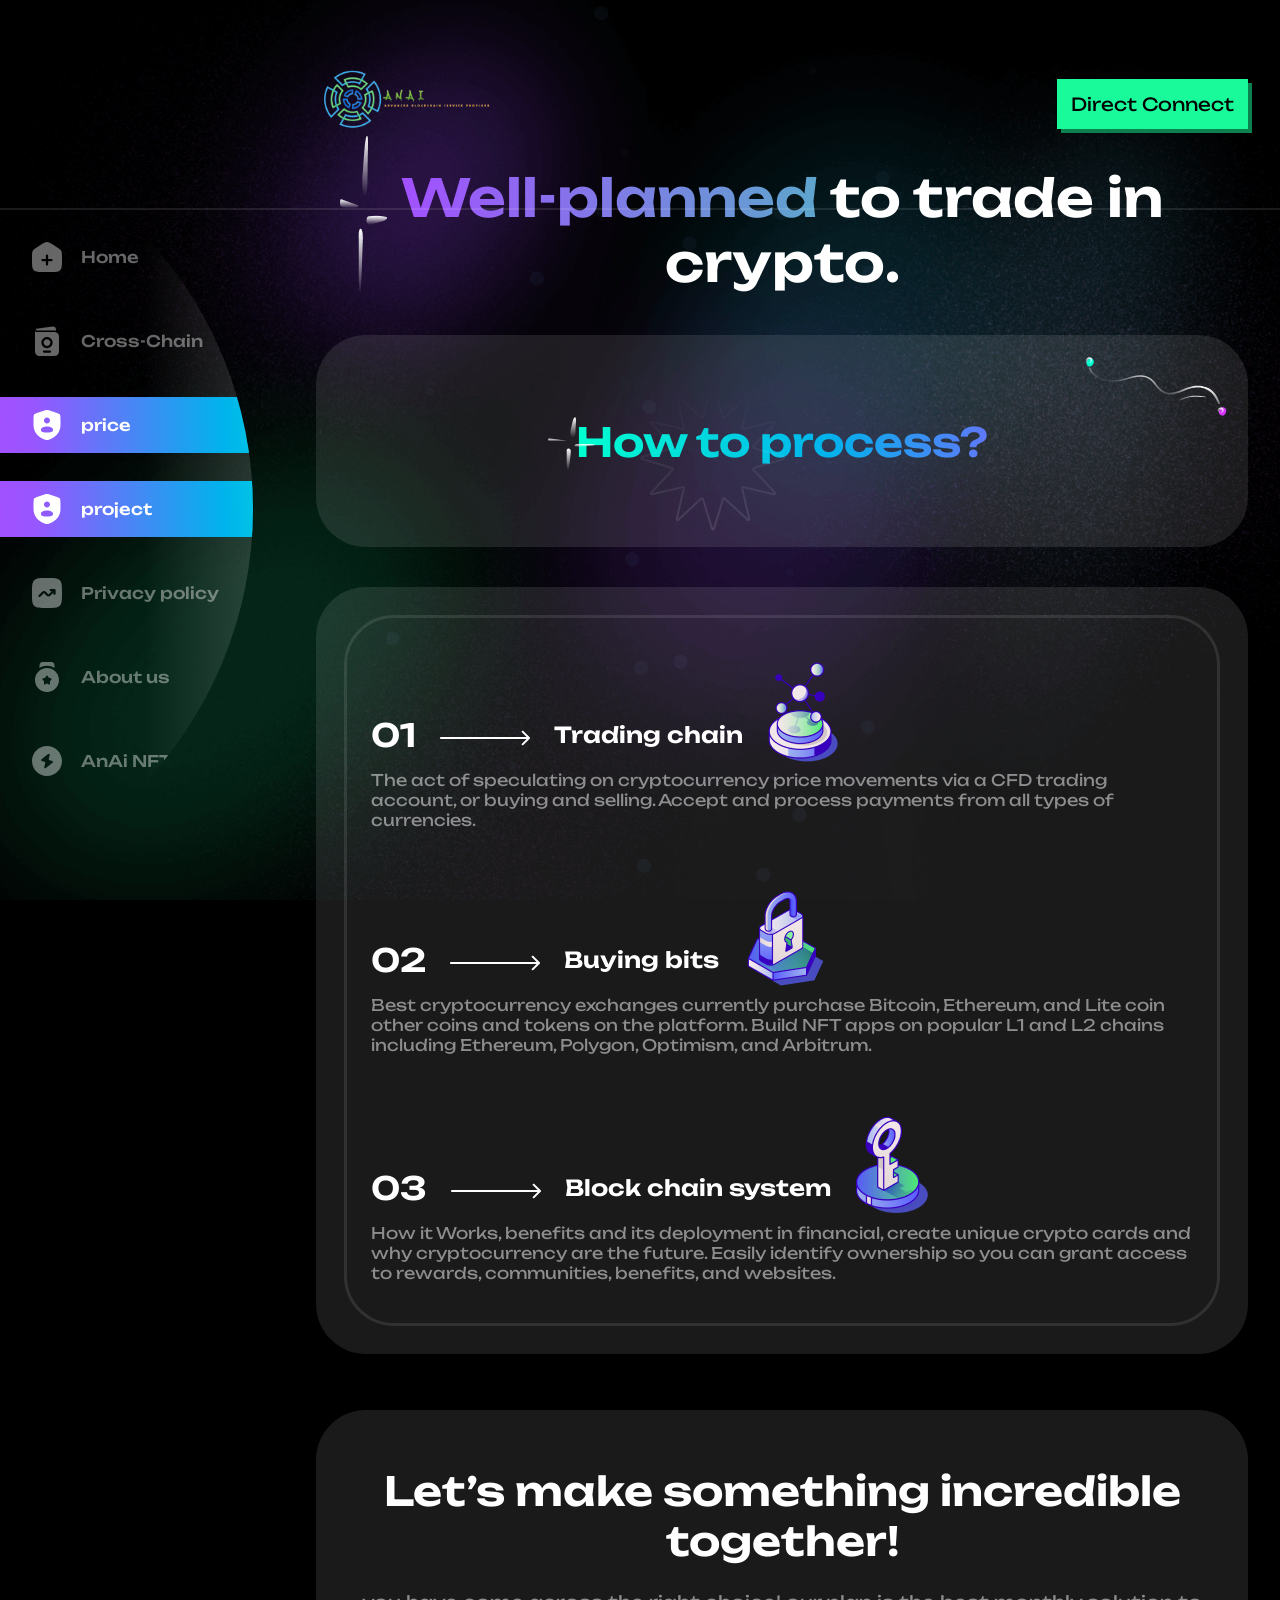
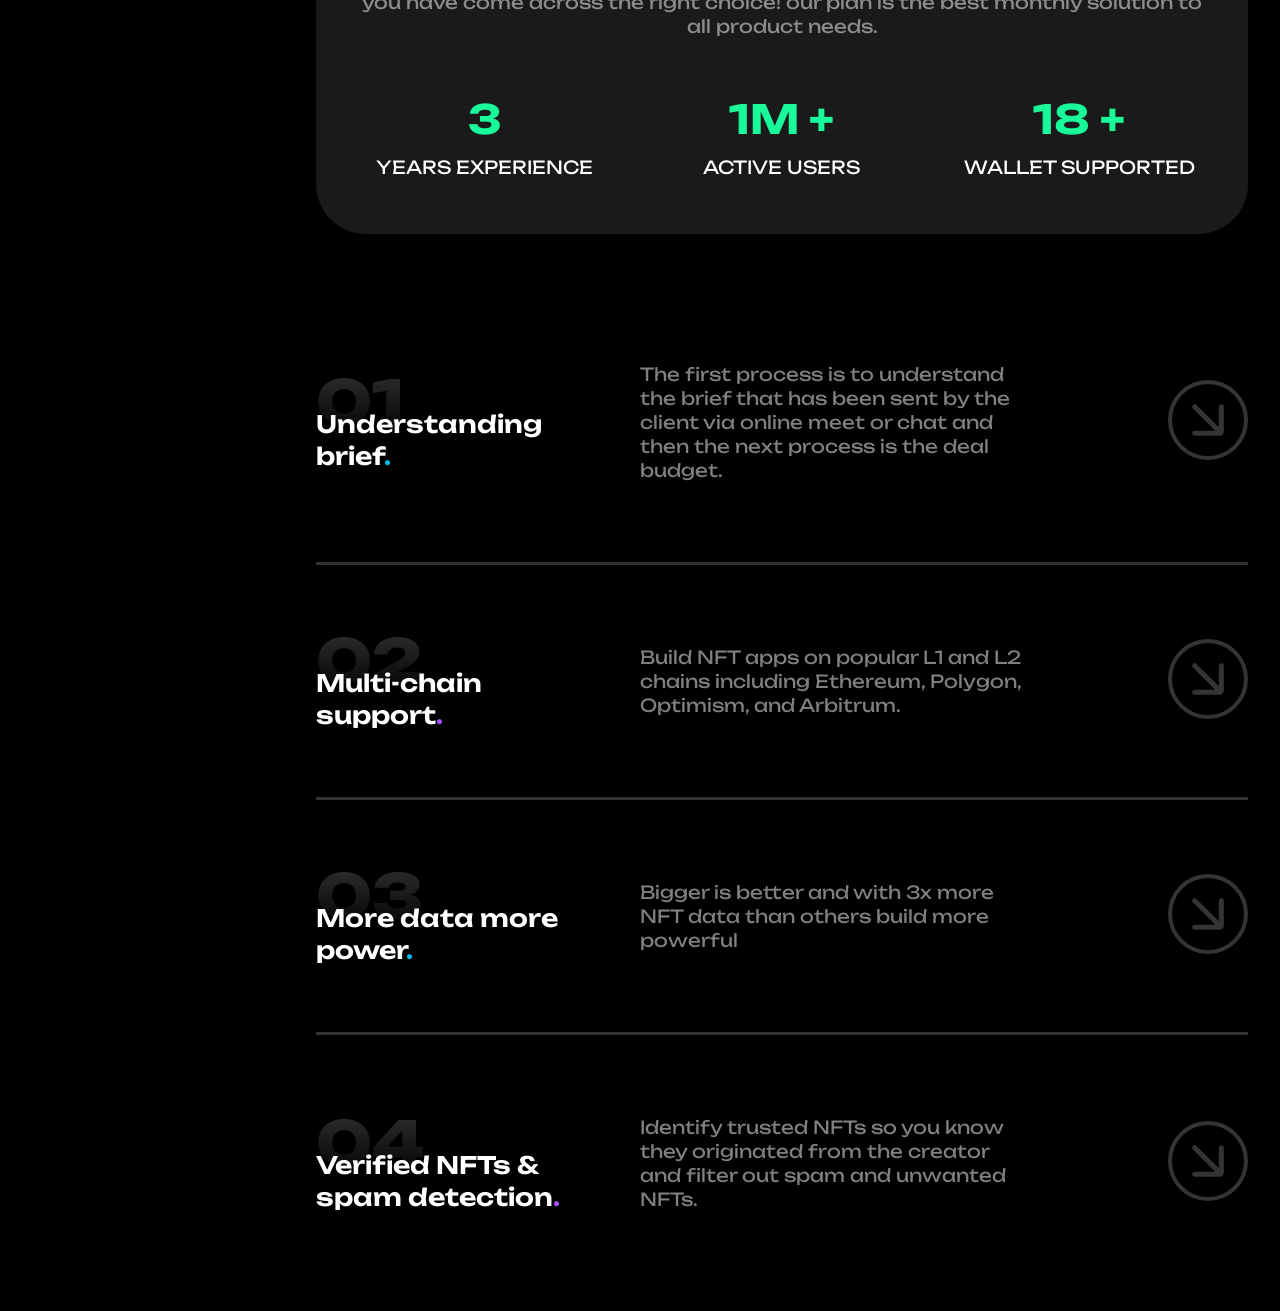
<file: price.html>
<!DOCTYPE html>
<html lang="en">

<head>
	<meta charset="UTF-8" />
	<meta http-equiv="X-UA-Compatible" content="IE=edge" />
	<meta name="viewport" content="width=device-width, initial-scale=1.0" />
	<title>price | Blockchain</title>
	<meta name="description" content="Well-planned to trade in crypto" />
    <meta name="robots" content="index, follow" />
    <link rel="canonical" href="http://example.com/price.html" />
    <link rel="alternate" hrefLang="x-default" href="http://example.com/price.html" />
    <meta property="og:title" content="price | Blockchain" />
    <meta property="og:description" content="Well-planned to trade in crypto" />
    <meta property="og:url" content="http://example.com/price.html" />
    <meta property="og:site_name" content="AnAi" />
    <meta property="og:image" content="http://example.com/assets/images/logo.png" />
    <meta property="og:type" content="website" />
    <meta name="twitter:card" content="summary" />
    <meta name="twitter:site" content="AnAi" />
    <meta name="twitter:title" content="price | Blockchain" />
    <meta name="twitter:description" content="Well-planned to trade in crypto" />
    <meta name="twitter:image" content="http://example.com/assets/images/logo.png" />
    <script
        type="application/ld+json">{"@context":"https://schema.org","@type":"Organization","name":"Blockchain","url":"http://example.com","id":"http://example.com#organization","logo":"http://example.com/assets/images/logo.png","legalName":"Blockchain","sameAs":["http://example.com"]}</script>
    <script
        type="application/ld+json">{"@context":"https://schema.org","@type":"WebSite","name":"Blockchain","url":"http://example.com","id":"http://example.com#website"}</script>
	<!-- Favicon -->
	<link rel="icon" type="image/x-icon" href="assets/images/favicon.svg" />
	<!-- AOS Animation -->
	<link href="assets/css/aos.css" rel="stylesheet" />
	<!-- Style CSS -->
	<link rel="stylesheet" href="assets/css/style.css" />
</head>

<body>
	<!-- screen loader -->
	<div class="screen_loader fixed inset-0 z-[60] grid place-content-center bg-black">
		<div class="lds-hourglass relative inline-flex h-20 w-20 after:m-2 after:block after:h-0 after:w-0 after:rounded-full after:border-[32px] after:border-primary after:border-r-transparent after:border-l-transparent"></div>
	</div>

	<div class="bg-black font-unbounded text-lg font-normal text-white antialiased">
		<div class="relative h-full min-h-screen overflow-x-hidden bg-[url(../images/background.png)] bg-cover bg-fixed bg-center">
			<div class="fixed inset-0 h-screen w-screen object-cover opacity-5">
				<lottie-player src="assets/js/json/background.json" background="transparent" speed="1" loop autoplay class="h-full w-full"></lottie-player>
			</div>
			<div onclick="toggleMenu()" class="overlay fixed inset-0 z-20 hidden bg-black/60"></div>
			<header id="header" class="fixed inset-x-0 top-0 z-10 border-b-2 border-white/10 py-4 md:py-6 lg:z-30 lg:pl-[300px] lg:pr-4">
				<div class="container">
					<div class="flex items-center justify-between">
						<a href="index.html" class="w-40 md:w-52">
                            <span class="sr-only">logo</span>
                            <img src="assets/images/logo.png" alt="" class="w-full" />
                        </a>
						<button type="button" class="bg-primary p-3.5 text-lg text-black shadow-[4px_4px_0_#0D804F] duration-500 after:absolute after:top-0 after:left-0 after:z-[-1] after:h-full after:w-0 after:duration-300 hover:bg-transparent hover:text-white hover:after:left-auto hover:after:right-0 hover:after:w-full lg:block">
							<a href="https://api.whatsapp.com/send/?phone=8801891461650&text&type=phone_number&app_absent=0" target="_blank">Direct Connect</a>
						</button>
						<button type="button" onclick="toggleMenu()" class="block space-y-2 lg:hidden">
							<span class="sr-only">Toggle menu</span>
							<span class="block h-0.5 w-9 bg-gradient-to-r from-primary via-tertiary to-secondary"></span>
							<span class="block h-0.5 w-9 bg-gradient-to-r from-primary via-tertiary to-secondary"></span>
							<span class="block h-0.5 w-9 bg-gradient-to-r from-primary via-tertiary to-secondary"></span>
						</button>
					</div>
				</div>
			</header>
			<div class="h-full pt-20 md:pt-[109px]">
				<!-- Sidebar -->
				<div class="sidebar fixed top-0 -left-full z-30 h-full w-64 overflow-y-auto transition-all duration-500 lg:top-[109px] lg:left-0 lg:z-20 scrollbar-thin  scrollbar-thumb-white/5 scrollbar-track-white/10">
					<div class="absolute inset-y-0 top-0 right-0 z-1 flex justify-end overflow-y-auto overflow-x-hidden !bg-black lg:-left-[761px] lg:h-[800px] lg:w-[1014px] lg:items-center lg:rounded-full lg:!bg-transparent lg:bg-opacity-20">
						<ul class="w-64 space-y-4 py-4 text-base font-medium text-white/40 lg:space-y-7 lg:py-0">
							<li>
								<a href="index.html" class="nav-link">
									<span class="shrink-0">
										<svg width="36" height="36" viewBox="0 0 36 36" fill="none">
											<path fill-rule="evenodd" clip-rule="evenodd" d="M3.77883 11.7342C3.00003 13.157 3.00003 14.8733 3.00003 18.3059V20.5875C3.00003 26.4388 3.00003 29.3645 4.75739 31.1823C6.51475 33.0001 9.34317 33.0001 15 33.0001H21C26.6569 33.0001 29.4853 33.0001 31.2427 31.1823C33 29.3645 33 26.4388 33 20.5875V18.3059C33 14.8733 33 13.157 32.2212 11.7342C31.4424 10.3114 30.0196 9.42833 27.174 7.66225L24.174 5.80036C21.1659 3.9335 19.6619 3.00006 18 3.00006C16.3381 3.00006 14.8341 3.9335 11.8261 5.80037L8.82608 7.66225C5.98045 9.42833 4.55763 10.3114 3.77883 11.7342ZM19.125 16.5001C19.125 15.8787 18.6213 15.3751 18 15.3751C17.3787 15.3751 16.875 15.8787 16.875 16.5001L16.875 19.8751H13.5C12.8787 19.8751 12.375 20.3788 12.375 21.0001C12.375 21.6214 12.8787 22.1251 13.5 22.1251H16.875V25.5001C16.875 26.1214 17.3787 26.6251 18 26.6251C18.6213 26.6251 19.125 26.1214 19.125 25.5001V22.1251H22.5C23.1213 22.1251 23.625 21.6214 23.625 21.0001C23.625 20.3788 23.1213 19.8751 22.5 19.8751H19.125L19.125 16.5001Z" fill="currentColor" />
										</svg>
									</span>
									<span>Home</span>
								</a>
							</li>
							<li>
								<a href="cross-chain.html" class="nav-link">
									<span class="shrink-0">
										<svg width="36" height="36" viewBox="0 0 36 36" fill="none">
											<g>
												<path d="M7.5 7.5C7.5 6.89002 7.1359 6.36507 6.61318 6.13065C6.82906 5.96061 7.09068 5.84422 7.37939 5.80297L23.5757 3.48921C25.383 3.23103 27 4.63341 27 6.45906V7.68903C26.5206 7.56563 26.018 7.5 25.5 7.5H7.5Z" fill="currentColor" />
												<path d="M14.625 19.5C14.625 17.636 16.136 16.125 18 16.125C19.864 16.125 21.375 17.636 21.375 19.5C21.375 21.364 19.864 22.875 18 22.875C16.136 22.875 14.625 21.364 14.625 19.5Z" fill="currentColor" />
												<path fill-rule="evenodd" clip-rule="evenodd" d="M27 9.25606C28.7478 9.87381 30 11.5407 30 13.5V28.5C30 30.9853 27.9853 33 25.5 33H10.5C8.01472 33 6 30.9853 6 28.5V7.5C6 7.77322 6.07305 8.02937 6.20067 8.25C6.46003 8.69835 6.94479 9 7.5 9H25.5C26.026 9 26.5308 9.09023 27 9.25606ZM18 13.875C14.8934 13.875 12.375 16.3934 12.375 19.5C12.375 22.6066 14.8934 25.125 18 25.125C21.1066 25.125 23.625 22.6066 23.625 19.5C23.625 16.3934 21.1066 13.875 18 13.875ZM15 27.375C14.3787 27.375 13.875 27.8787 13.875 28.5C13.875 29.1213 14.3787 29.625 15 29.625H21C21.6213 29.625 22.125 29.1213 22.125 28.5C22.125 27.8787 21.6213 27.375 21 27.375H15Z" fill="currentColor" />
											</g>
										</svg>
									</span>
									<span>Cross-Chain</span>
								</a>
							</li>
						<li>
								<a href="price.html" class="nav-link current">
									<span class="shrink-0">
										<svg width="36" height="36" viewBox="0 0 36 36" fill="none">
											<g>
												<path fill-rule="evenodd" clip-rule="evenodd" d="M4.5 15.625C4.5 10.8287 4.5 8.43048 5.06627 7.62367C5.63255 6.81687 7.88749 6.045 12.3974 4.50125L13.2566 4.20714C15.6075 3.40242 16.7829 3.00006 18 3.00006C19.2171 3.00006 20.3925 3.40242 22.7434 4.20714L23.6026 4.50125C28.1125 6.045 30.3675 6.81687 30.9337 7.62367C31.5 8.43048 31.5 10.8287 31.5 15.625V17.9871C31.5 26.4442 25.1416 30.5483 21.1522 32.291C20.07 32.7637 19.5289 33.0001 18 33.0001C16.4711 33.0001 15.93 32.7637 14.8478 32.291C10.8584 30.5483 4.5 26.4442 4.5 17.9871V15.625ZM21 13.5001C21 15.1569 19.6569 16.5001 18 16.5001C16.3431 16.5001 15 15.1569 15 13.5001C15 11.8432 16.3431 10.5001 18 10.5001C19.6569 10.5001 21 11.8432 21 13.5001ZM18 25.5001C24 25.5001 24 24.1569 24 22.5001C24 20.8432 21.3137 19.5001 18 19.5001C14.6863 19.5001 12 20.8432 12 22.5001C12 24.1569 12 25.5001 18 25.5001Z" fill="currentColor" />
											</g>
										</svg>
									</span>
									<span>price</span>
								</a>
							</li>
							<li>
								<a href="project.html" class="nav-link current">
									<span class="shrink-0">
										<svg width="36" height="36" viewBox="0 0 36 36" fill="none">
											<g>
												<path fill-rule="evenodd" clip-rule="evenodd" d="M4.5 15.625C4.5 10.8287 4.5 8.43048 5.06627 7.62367C5.63255 6.81687 7.88749 6.045 12.3974 4.50125L13.2566 4.20714C15.6075 3.40242 16.7829 3.00006 18 3.00006C19.2171 3.00006 20.3925 3.40242 22.7434 4.20714L23.6026 4.50125C28.1125 6.045 30.3675 6.81687 30.9337 7.62367C31.5 8.43048 31.5 10.8287 31.5 15.625V17.9871C31.5 26.4442 25.1416 30.5483 21.1522 32.291C20.07 32.7637 19.5289 33.0001 18 33.0001C16.4711 33.0001 15.93 32.7637 14.8478 32.291C10.8584 30.5483 4.5 26.4442 4.5 17.9871V15.625ZM21 13.5001C21 15.1569 19.6569 16.5001 18 16.5001C16.3431 16.5001 15 15.1569 15 13.5001C15 11.8432 16.3431 10.5001 18 10.5001C19.6569 10.5001 21 11.8432 21 13.5001ZM18 25.5001C24 25.5001 24 24.1569 24 22.5001C24 20.8432 21.3137 19.5001 18 19.5001C14.6863 19.5001 12 20.8432 12 22.5001C12 24.1569 12 25.5001 18 25.5001Z" fill="currentColor" />
											</g>
										</svg>
									</span>
									<span>project</span>
								</a>
							</li>
							<li>
								<a href="privacy-policy.html" class="nav-link">
									<span class="shrink-0">
										<svg width="36" height="36" viewBox="0 0 36 36" fill="none">
											<g>
												<path fill-rule="evenodd" clip-rule="evenodd" d="M5.1967 5.1967C3 7.3934 3 10.9289 3 18C3 25.0711 3 28.6066 5.1967 30.8033C7.3934 33 10.9289 33 18 33C25.0711 33 28.6066 33 30.8033 30.8033C33 28.6066 33 25.0711 33 18C33 10.9289 33 7.3934 30.8033 5.1967C28.6066 3 25.0711 3 18 3C10.9289 3 7.3934 3 5.1967 5.1967ZM20.625 15C20.625 15.6213 21.1287 16.125 21.75 16.125H22.784L19.7652 19.1438C19.6187 19.2903 19.3813 19.2903 19.2348 19.1438L16.8562 16.7652C15.831 15.74 14.169 15.74 13.1438 16.7652L9.7045 20.2045C9.26516 20.6438 9.26516 21.3562 9.7045 21.7955C10.1438 22.2348 10.8562 22.2348 11.2955 21.7955L14.7348 18.3562C14.8813 18.2097 15.1187 18.2097 15.2652 18.3562L17.6438 20.7348C18.669 21.76 20.331 21.76 21.3562 20.7348L24.375 17.716V18.75C24.375 19.3713 24.8787 19.875 25.5 19.875C26.1213 19.875 26.625 19.3713 26.625 18.75V15C26.625 14.3787 26.1213 13.875 25.5 13.875H21.75C21.1287 13.875 20.625 14.3787 20.625 15Z" fill="currentColor" />
											</g>
										</svg>
									</span>
									<span>Privacy policy</span>
								</a>
							</li>
							<li>
								<a href="about-us.html" class="nav-link">
									<span class="shrink-0">
										<svg width="36" height="36" viewBox="0 0 36 36" fill="none">
											<g>
												<path fill-rule="evenodd" clip-rule="evenodd" d="M18 33C24.6274 33 30 27.6274 30 21C30 14.3726 24.6274 9 18 9C11.3726 9 5.99997 14.3726 5.99997 21C5.99997 27.6274 11.3726 33 18 33ZM18 16.5C17.5739 16.5 17.2889 17.0113 16.7189 18.0338L16.5714 18.2983C16.4095 18.5889 16.3285 18.7342 16.2022 18.83C16.0759 18.9259 15.9187 18.9615 15.6041 19.0326L15.3178 19.0974C14.2109 19.3478 13.6575 19.4731 13.5258 19.8965C13.3941 20.3199 13.7714 20.7611 14.526 21.6435L14.7212 21.8717C14.9357 22.1225 15.0429 22.2479 15.0911 22.403C15.1393 22.5581 15.1231 22.7254 15.0907 23.0599L15.0612 23.3645C14.9471 24.5418 14.8901 25.1304 15.2348 25.3921C15.5795 25.6538 16.0977 25.4152 17.134 24.938L17.4021 24.8146C17.6966 24.679 17.8439 24.6112 18 24.6112C18.1561 24.6112 18.3033 24.679 18.5978 24.8146L18.8659 24.938C19.9023 25.4152 20.4204 25.6538 20.7652 25.3921C21.1099 25.1304 21.0528 24.5418 20.9387 23.3645L20.9092 23.0599C20.8768 22.7254 20.8606 22.5581 20.9088 22.403C20.9571 22.2479 21.0643 22.1225 21.2787 21.8718L21.4739 21.6435C22.2285 20.7611 22.6058 20.3199 22.4741 19.8965C22.3425 19.4731 21.789 19.3478 20.6822 19.0974L20.3958 19.0326C20.0813 18.9615 19.924 18.9259 19.7977 18.83C19.6715 18.7342 19.5905 18.5889 19.4285 18.2983L19.281 18.0338C18.7111 17.0113 18.4261 16.5 18 16.5Z" fill="currentColor" />
												<path d="M16.5 3H19.5C22.3284 3 23.7426 3 24.6213 3.87868C25.4876 4.74496 25.4998 6.13176 25.5 8.88107C23.3215 7.53004 20.7519 6.75 18 6.75C15.2481 6.75 12.6784 7.53004 10.5 8.88107C10.5002 6.13176 10.5124 4.74496 11.3787 3.87868C12.2574 3 13.6716 3 16.5 3Z" fill="currentColor" />
											</g>
										</svg>
									</span>
									<span>About us</span>
								</a>
							</li>
							<li>
								<a href="nft.html" class="nav-link">
									<span class="shrink-0">
										<svg width="36" height="36" viewBox="0 0 36 36" fill="none">
											<g>
												<path fill-rule="evenodd" clip-rule="evenodd" d="M18 3C9.71573 3 3 9.71573 3 18C3 26.2843 9.71573 33 18 33C26.2843 33 33 26.2843 33 18C33 9.71573 26.2843 3 18 3ZM16.8411 12.8536L13.8185 15.2606C12.5504 16.2704 11.9164 16.7753 12.0401 17.3391L12.0467 17.367C12.1877 17.9273 12.9914 18.1427 14.5989 18.5734C15.4921 18.8127 15.9388 18.9324 16.1483 19.271L16.1591 19.2888C16.3612 19.6314 16.2462 20.0606 16.0162 20.9188L15.9561 21.1431C15.3185 23.5226 14.9997 24.7124 15.6137 25.0966C16.2277 25.4809 17.2046 24.7029 19.1584 23.1471L22.181 20.7401C23.4491 19.7303 24.0832 19.2253 23.9594 18.6616L23.9528 18.6336C23.8118 18.0733 23.0081 17.858 21.4006 17.4273C20.5074 17.1879 20.0608 17.0683 19.8512 16.7297L19.8404 16.7119C19.6383 16.3692 19.7533 15.9401 19.9833 15.0819L20.0434 14.8575C20.681 12.478 20.9998 11.2882 20.3858 10.904C19.7718 10.5197 18.7949 11.2977 16.8411 12.8536Z" fill="currentColor" />
											</g>
										</svg>
									</span>
									<span>AnAi NFTs</span>
								</a>
							</li>
						
						</ul>
					</div>
				</div>
				<!-- Inner Content -->
				<div class="relative z-1 w-full overflow-hidden pb-5 lg:pl-[300px] lg:pr-4">
					<div class="container">
						<div class="items-start py-14 xl:flex xl:py-24">
							<div class="flex flex-col pb-10 xl:w-2/5 xl:pb-0">
								<div class="relative order-2 overflow-hidden rounded-[50px] bg-white/10 px-4 pb-20 pt-5 text-center xl:order-1 xl:rounded-r-none xl:pt-20 xl:pb-60">
									<span>
										<img src="assets/images/process-design.svg" alt="" class="ml-auto" />
									</span>
									<div class="relative inline-block" data-aos="fade-up" data-aos-duration="1000" data-aos-delay="800">
										<h2 class="animate-text text-gradiant text-3xl font-semibold leading-tight md:text-[40px]">How to process?</h2>
										<span class="absolute left-16 -top-8 animate-spin-slow">
											<img src="assets/images/star.svg" alt="" />
										</span>
										<span class="absolute -left-7 top-0">
											<img src="assets/images/plus-vector.svg" alt="" />
										</span>
									</div>
									<div class="absolute top-0 left-1/2 flex -translate-x-1/2 gap-4">
										<div class="bar bar1"></div>
										<div class="bar bar2"></div>
										<div class="bar bar3"></div>
										<div class="bar bar4"></div>
										<div class="bar bar1"></div>
										<div class="bar bar5"></div>
										<div class="bar bar6"></div>
									</div>
								</div>
								<div class="order-1 pb-10 text-center xl:order-2 xl:pb-0 xl:pt-10 xl:pr-10 xl:text-left">
									<h2 class="relative text-4xl font-semibold leading-tight md:text-[52px]">
										<span class="animate-text bg-gradient-to-r from-secondary to-primary bg-clip-text text-transparent">Well-planned</span>
										to trade in crypto.
										<span class="absolute left-6 bottom-0 hidden animate-pulse lg:block xl:-bottom-16" data-aos="fade-up" data-aos-duration="2000" data-aos-delay="800">
											<img src="assets/images/two-line-svg.png" alt="" />
										</span>
									</h2>
								</div>
							</div>
							<div class="rounded-[50px] bg-white/10 p-4 sm:p-7 xl:w-3/5 xl:rounded-tl-none">
								<div class="space-y-14 rounded-[50px] border-[3px] border-white/10 px-4 py-10 sm:px-6">
									<div class="text-center sm:text-left">
										<div class="items-end gap-6 pb-6 font-semibold sm:inline-flex">
											<span class="text-[32px]">01</span>
											<span class="hidden sm:block">
												<svg width="90" height="16" viewBox="0 0 90 16" fill="none" class="process-arrow">
													<path d="M1 7C0.447715 7 0 7.44772 0 8C0 8.55228 0.447715 9 1 9V7ZM89.7071 8.70711C90.0976 8.31658 90.0976 7.68342 89.7071 7.29289L83.3431 0.928932C82.9526 0.538408 82.3195 0.538408 81.9289 0.928932C81.5384 1.31946 81.5384 1.95262 81.9289 2.34315L87.5858 8L81.9289 13.6569C81.5384 14.0474 81.5384 14.6805 81.9289 15.0711C82.3195 15.4616 82.9526 15.4616 83.3431 15.0711L89.7071 8.70711ZM1 9H89V7H1V9Z" fill="white" />
												</svg>
											</span>
											<h5 class="my-5 text-[22px] sm:my-0">Trading chain</h5>
											<div class="process-icon sm:-mb-5">
												<img src="assets/images/trading-chain.png" alt="" class="mx-auto sm:mx-0" />
											</div>
										</div>
										<p class="text-base leading-5 opacity-50">
											The act of speculating on cryptocurrency price movements via a CFD trading account, or buying and selling. Accept and process payments from all types of
											currencies.
										</p>
									</div>
									<div class="text-center sm:text-left">
										<div class="items-end gap-6 pb-6 font-semibold sm:inline-flex">
											<span class="text-[32px]">02</span>
											<span class="hidden sm:block">
												<svg width="90" height="16" viewBox="0 0 90 16" fill="none" class="process-arrow">
													<path d="M1 7C0.447715 7 0 7.44772 0 8C0 8.55228 0.447715 9 1 9V7ZM89.7071 8.70711C90.0976 8.31658 90.0976 7.68342 89.7071 7.29289L83.3431 0.928932C82.9526 0.538408 82.3195 0.538408 81.9289 0.928932C81.5384 1.31946 81.5384 1.95262 81.9289 2.34315L87.5858 8L81.9289 13.6569C81.5384 14.0474 81.5384 14.6805 81.9289 15.0711C82.3195 15.4616 82.9526 15.4616 83.3431 15.0711L89.7071 8.70711ZM1 9H89V7H1V9Z" fill="white" />
												</svg>
											</span>
											<h5 class="my-5 text-[22px] sm:my-0">Buying bits</h5>
											<div class="process-icon sm:-mb-5">
												<img src="assets/images/buying-bits.png" alt="" class="mx-auto sm:mx-0" />
											</div>
										</div>
										<p class="text-base leading-5 opacity-50">
											Best cryptocurrency exchanges currently purchase Bitcoin, Ethereum, and Lite coin other coins and tokens on the platform. Build NFT apps on popular L1
											and L2 chains including Ethereum, Polygon, Optimism, and Arbitrum.
										</p>
									</div>
									<div class="text-center sm:text-left">
										<div class="items-end gap-6 pb-6 font-semibold sm:inline-flex">
											<span class="text-[32px]">03</span>
											<span class="hidden sm:block">
												<svg width="90" height="16" viewBox="0 0 90 16" fill="none" class="process-arrow">
													<path d="M1 7C0.447715 7 0 7.44772 0 8C0 8.55228 0.447715 9 1 9V7ZM89.7071 8.70711C90.0976 8.31658 90.0976 7.68342 89.7071 7.29289L83.3431 0.928932C82.9526 0.538408 82.3195 0.538408 81.9289 0.928932C81.5384 1.31946 81.5384 1.95262 81.9289 2.34315L87.5858 8L81.9289 13.6569C81.5384 14.0474 81.5384 14.6805 81.9289 15.0711C82.3195 15.4616 82.9526 15.4616 83.3431 15.0711L89.7071 8.70711ZM1 9H89V7H1V9Z" fill="white" />
												</svg>
											</span>
											<h5 class="my-5 text-[22px] sm:my-0">Block chain system</h5>
											<div class="process-icon sm:-mb-5">
												<img src="assets/images/block-chain-system.png" alt="" class="mx-auto sm:mx-0" />
											</div>
										</div>
										<p class="text-base leading-5 opacity-50">
											How it Works, benefits and its deployment in financial, create unique crypto cards and why cryptocurrency are the future. Easily identify ownership so
											you can grant access to rewards, communities, benefits, and websites.
										</p>
									</div>
								</div>
							</div>
						</div>
						<div class="relative rounded-[50px] bg-white/10 py-14 px-4 md:px-10">
							<img src="assets/images/drawing-pencil.png" alt="" class="absolute top-1/2 left-12 hidden -translate-y-1/2 xl:block" />
							<div class="ml-auto text-center xl:w-11/12 xl:text-right 2xl:w-4/5">
								<div class="ml-auto mb-14 2xl:w-3/5">
									<div class="flex">
										<div class="group relative hidden h-28 w-28 shrink-0 items-center justify-center rounded-full border border-[#9E9E9E] p-1 text-[#9E9E9E] duration-300 hover:border-primary hover:text-primary xl:-mt-6 xl:inline-flex">
											<img src="assets/images/your-creative-partner-txt.png" alt="" class="animate-spin-slow" />
											<span class="absolute left-1/2 top-1/2 -translate-x-1/2 -translate-y-1/2 duration-300 group-hover:scale-90">
												<svg width="30" height="30" viewBox="0 0 30 30" fill="none">
													<path d="M0.75 26.9661C0.75 27.5628 0.987054 28.1351 1.40901 28.557C1.83097 28.979 2.40326 29.2161 3 29.2161C3.59674 29.2161 4.16903 28.979 4.59099 28.557C5.01295 28.1351 5.25 27.5628 5.25 26.9661L5.25 9.32606C5.24975 9.25287 5.27091 9.18121 5.3109 9.1199C5.35088 9.0586 5.40792 9.01034 5.475 8.98106C5.54473 8.95141 5.62158 8.94272 5.69617 8.95604C5.77075 8.96935 5.83985 9.00411 5.895 9.05606L25.395 28.5561C25.6038 28.7658 25.8519 28.9325 26.1251 29.0464C26.3983 29.1603 26.6912 29.2193 26.9872 29.22C27.2832 29.2207 27.5764 29.1631 27.8501 29.0504C28.1239 28.9378 28.3727 28.7724 28.5825 28.5636C29.0062 28.1419 29.245 27.5691 29.2464 26.9714C29.2478 26.3736 29.0117 25.7997 28.59 25.3761L9.09 5.87606C9.04938 5.81635 9.02765 5.74579 9.02765 5.67356C9.02765 5.60134 9.04938 5.53078 9.09 5.47106C9.11928 5.40398 9.16754 5.34694 9.22885 5.30696C9.29015 5.26698 9.36181 5.24581 9.435 5.24606L27 5.24606C27.5967 5.24606 28.169 5.00901 28.591 4.58705C29.0129 4.1651 29.25 3.5928 29.25 2.99607C29.25 2.39933 29.0129 1.82703 28.591 1.40507C28.169 0.983117 27.5967 0.746065 27 0.746065L4.5 0.746063C4.00364 0.745171 3.51204 0.842825 3.05371 1.03337C2.59538 1.22391 2.17944 1.50355 1.83 1.85606C1.14758 2.55469 0.76076 3.48951 0.750002 4.46606L0.75 26.9661Z" fill="currentColor" />
												</svg>
											</span>
										</div>
										<h4 class="text-3xl font-semibold md:text-40">Let’s make something incredible together!</h4>
									</div>
									<p class="mt-6 leading-6 opacity-50">you have come across the right choice! our plan is the best monthly solution to all product needs.</p>
								</div>
								<div class="grid justify-center gap-10 uppercase sm:grid-cols-2 md:grid-cols-3 md:justify-between">
									<div class="flex flex-col gap-3" data-aos="zoom-in" data-aos-duration="1000">
										<span class="text-40 font-bold text-primary" data-vanilla-counter data-start-at="0" data-end-at="10" data-time="4000" data-delay="1000" data-format="{}">
										</span>
										<span>YEARS EXPERIENCE</span>
									</div>
									<div class="flex flex-col gap-3" data-aos="zoom-in" data-aos-duration="1500">
										<span class="text-40 font-bold text-primary" data-vanilla-counter data-start-at="0" data-end-at="1" data-time="1000" data-delay="1000" data-format="{}M +">
										</span>
										<span>ACTIVE USERS</span>
									</div>
									<div class="flex flex-col gap-3" data-aos="zoom-in" data-aos-duration="2000">
										<span class="text-40 font-bold text-primary" data-vanilla-counter data-start-at="0" data-end-at="60" data-time="4000" data-delay="1000" data-format="{} +">
										</span>
										<span>WALLET SUPPORTED</span>
									</div>
								</div>
							</div>
						</div>
						<div class="divide-y-[3px] divide-white/20 pt-12">
							<div class="grid-cols-9 items-center justify-between gap-10 py-12 text-center lg:grid lg:text-left" data-aos="fade-up" data-aos-duration="1000">
								<div class="col-span-3">
									<span class="process-icon bg-gradient-to-b from-white/20 to-transparent bg-clip-text text-6xl font-extrabold text-transparent">01</span>
									<h2 class="text-2xl font-semibold lg:-mt-6 xl:text-4xl 2xl:text-40">Understanding brief<span class="text-tertiary">.</span></h2>
								</div>
								<div class="col-span-4 py-8 leading-6 opacity-50">
									<p>The first process is to understand the brief that has been sent by the client via online meet or chat and then the next process is the deal budget.</p>
								</div>
								<div class="col-span-2 shrink-0 text-center lg:text-right">
									<a href="#" class="group relative inline-flex h-20 w-20 items-center justify-center overflow-hidden rounded-full border-4 border-[#353435] bg-transparent duration-300 hover:border-primary hover:bg-primary">
										<span class="absolute top-1/2 left-1/2 -translate-x-1/2 -translate-y-1/2 text-[#353435] transition-all duration-300 group-hover:top-20 group-hover:left-20">
											<svg width="32" height="32" viewBox="0 0 32 32" fill="none" class="transition-all duration-500">
												<path d="M31.8334 2.6667C31.8334 2.00366 31.57 1.36777 31.1011 0.89893C30.6323 0.430089 29.9964 0.166697 29.3334 0.166697C28.6703 0.166697 28.0344 0.430089 27.5656 0.89893C27.0967 1.36777 26.8334 2.00366 26.8334 2.6667V22.2667C26.8336 22.348 26.8101 22.4276 26.7657 22.4958C26.7213 22.5639 26.6579 22.6175 26.5834 22.65C26.5059 22.683 26.4205 22.6926 26.3376 22.6778C26.2547 22.663 26.178 22.6244 26.1167 22.5667L4.45002 0.90003C4.21802 0.666934 3.94238 0.481816 3.63883 0.355247C3.33529 0.228677 3.00979 0.163134 2.68091 0.16236C2.35204 0.161587 2.02623 0.225597 1.7221 0.350737C1.41796 0.475876 1.14145 0.659695 0.908354 0.891697C0.437594 1.36025 0.172247 1.99661 0.170684 2.6608C0.169121 3.325 0.431471 3.9626 0.90002 4.43336L22.5667 26.1C22.6118 26.1664 22.636 26.2448 22.636 26.325C22.636 26.4053 22.6118 26.4837 22.5667 26.55C22.5342 26.6246 22.4805 26.6879 22.4124 26.7324C22.3443 26.7768 22.2647 26.8003 22.1834 26.8H2.66669C2.00365 26.8 1.36776 27.0634 0.89892 27.5323C0.430079 28.0011 0.166687 28.637 0.166687 29.3C0.166687 29.9631 0.430079 30.599 0.89892 31.0678C1.36776 31.5366 2.00365 31.8 2.66669 31.8H27.6667C28.2182 31.801 28.7644 31.6925 29.2737 31.4808C29.7829 31.2691 30.2451 30.9584 30.6334 30.5667C31.3916 29.7904 31.8214 28.7518 31.8334 27.6667V2.6667Z" fill="currentColor" />
											</svg>
										</span>
										<span class="absolute -top-10 -left-10 text-black transition-all duration-300 group-hover:top-1/2 group-hover:left-1/2 group-hover:-translate-x-1/2 group-hover:-translate-y-1/2">
											<svg width="32" height="32" viewBox="0 0 32 32" fill="none" class="transition-all duration-500">
												<path d="M31.8334 2.6667C31.8334 2.00366 31.57 1.36777 31.1011 0.89893C30.6323 0.430089 29.9964 0.166697 29.3334 0.166697C28.6703 0.166697 28.0344 0.430089 27.5656 0.89893C27.0967 1.36777 26.8334 2.00366 26.8334 2.6667V22.2667C26.8336 22.348 26.8101 22.4276 26.7657 22.4958C26.7213 22.5639 26.6579 22.6175 26.5834 22.65C26.5059 22.683 26.4205 22.6926 26.3376 22.6778C26.2547 22.663 26.178 22.6244 26.1167 22.5667L4.45002 0.90003C4.21802 0.666934 3.94238 0.481816 3.63883 0.355247C3.33529 0.228677 3.00979 0.163134 2.68091 0.16236C2.35204 0.161587 2.02623 0.225597 1.7221 0.350737C1.41796 0.475876 1.14145 0.659695 0.908354 0.891697C0.437594 1.36025 0.172247 1.99661 0.170684 2.6608C0.169121 3.325 0.431471 3.9626 0.90002 4.43336L22.5667 26.1C22.6118 26.1664 22.636 26.2448 22.636 26.325C22.636 26.4053 22.6118 26.4837 22.5667 26.55C22.5342 26.6246 22.4805 26.6879 22.4124 26.7324C22.3443 26.7768 22.2647 26.8003 22.1834 26.8H2.66669C2.00365 26.8 1.36776 27.0634 0.89892 27.5323C0.430079 28.0011 0.166687 28.637 0.166687 29.3C0.166687 29.9631 0.430079 30.599 0.89892 31.0678C1.36776 31.5366 2.00365 31.8 2.66669 31.8H27.6667C28.2182 31.801 28.7644 31.6925 29.2737 31.4808C29.7829 31.2691 30.2451 30.9584 30.6334 30.5667C31.3916 29.7904 31.8214 28.7518 31.8334 27.6667V2.6667Z" fill="currentColor" />
											</svg>
										</span>
									</a>
								</div>
							</div>
							<div class="grid-cols-9 items-center justify-between gap-10 py-12 text-center lg:grid lg:text-left" data-aos="fade-up" data-aos-duration="1000">
								<div class="col-span-3">
									<span class="process-icon bg-gradient-to-b from-white/20 to-transparent bg-clip-text text-6xl font-extrabold text-transparent">02</span>
									<h2 class="text-2xl font-semibold lg:-mt-6 xl:text-4xl 2xl:text-40">Multi-chain support<span class="text-secondary">.</span></h2>
								</div>
								<div class="col-span-4 py-8 leading-6 opacity-50">
									<p>Build NFT apps on popular L1 and L2 chains including Ethereum, Polygon, Optimism, and Arbitrum.</p>
								</div>
								<div class="col-span-2 shrink-0 text-center lg:text-right">
									<a href="#" class="group relative inline-flex h-20 w-20 items-center justify-center overflow-hidden rounded-full border-4 border-[#353435] bg-transparent duration-300 hover:border-primary hover:bg-primary">
										<span class="absolute top-1/2 left-1/2 -translate-x-1/2 -translate-y-1/2 text-[#353435] transition-all duration-300 group-hover:top-20 group-hover:left-20">
											<svg width="32" height="32" viewBox="0 0 32 32" fill="none" class="transition-all duration-500">
												<path d="M31.8334 2.6667C31.8334 2.00366 31.57 1.36777 31.1011 0.89893C30.6323 0.430089 29.9964 0.166697 29.3334 0.166697C28.6703 0.166697 28.0344 0.430089 27.5656 0.89893C27.0967 1.36777 26.8334 2.00366 26.8334 2.6667V22.2667C26.8336 22.348 26.8101 22.4276 26.7657 22.4958C26.7213 22.5639 26.6579 22.6175 26.5834 22.65C26.5059 22.683 26.4205 22.6926 26.3376 22.6778C26.2547 22.663 26.178 22.6244 26.1167 22.5667L4.45002 0.90003C4.21802 0.666934 3.94238 0.481816 3.63883 0.355247C3.33529 0.228677 3.00979 0.163134 2.68091 0.16236C2.35204 0.161587 2.02623 0.225597 1.7221 0.350737C1.41796 0.475876 1.14145 0.659695 0.908354 0.891697C0.437594 1.36025 0.172247 1.99661 0.170684 2.6608C0.169121 3.325 0.431471 3.9626 0.90002 4.43336L22.5667 26.1C22.6118 26.1664 22.636 26.2448 22.636 26.325C22.636 26.4053 22.6118 26.4837 22.5667 26.55C22.5342 26.6246 22.4805 26.6879 22.4124 26.7324C22.3443 26.7768 22.2647 26.8003 22.1834 26.8H2.66669C2.00365 26.8 1.36776 27.0634 0.89892 27.5323C0.430079 28.0011 0.166687 28.637 0.166687 29.3C0.166687 29.9631 0.430079 30.599 0.89892 31.0678C1.36776 31.5366 2.00365 31.8 2.66669 31.8H27.6667C28.2182 31.801 28.7644 31.6925 29.2737 31.4808C29.7829 31.2691 30.2451 30.9584 30.6334 30.5667C31.3916 29.7904 31.8214 28.7518 31.8334 27.6667V2.6667Z" fill="currentColor" />
											</svg>
										</span>
										<span class="absolute -top-10 -left-10 text-black transition-all duration-300 group-hover:top-1/2 group-hover:left-1/2 group-hover:-translate-x-1/2 group-hover:-translate-y-1/2">
											<svg width="32" height="32" viewBox="0 0 32 32" fill="none" class="transition-all duration-500">
												<path d="M31.8334 2.6667C31.8334 2.00366 31.57 1.36777 31.1011 0.89893C30.6323 0.430089 29.9964 0.166697 29.3334 0.166697C28.6703 0.166697 28.0344 0.430089 27.5656 0.89893C27.0967 1.36777 26.8334 2.00366 26.8334 2.6667V22.2667C26.8336 22.348 26.8101 22.4276 26.7657 22.4958C26.7213 22.5639 26.6579 22.6175 26.5834 22.65C26.5059 22.683 26.4205 22.6926 26.3376 22.6778C26.2547 22.663 26.178 22.6244 26.1167 22.5667L4.45002 0.90003C4.21802 0.666934 3.94238 0.481816 3.63883 0.355247C3.33529 0.228677 3.00979 0.163134 2.68091 0.16236C2.35204 0.161587 2.02623 0.225597 1.7221 0.350737C1.41796 0.475876 1.14145 0.659695 0.908354 0.891697C0.437594 1.36025 0.172247 1.99661 0.170684 2.6608C0.169121 3.325 0.431471 3.9626 0.90002 4.43336L22.5667 26.1C22.6118 26.1664 22.636 26.2448 22.636 26.325C22.636 26.4053 22.6118 26.4837 22.5667 26.55C22.5342 26.6246 22.4805 26.6879 22.4124 26.7324C22.3443 26.7768 22.2647 26.8003 22.1834 26.8H2.66669C2.00365 26.8 1.36776 27.0634 0.89892 27.5323C0.430079 28.0011 0.166687 28.637 0.166687 29.3C0.166687 29.9631 0.430079 30.599 0.89892 31.0678C1.36776 31.5366 2.00365 31.8 2.66669 31.8H27.6667C28.2182 31.801 28.7644 31.6925 29.2737 31.4808C29.7829 31.2691 30.2451 30.9584 30.6334 30.5667C31.3916 29.7904 31.8214 28.7518 31.8334 27.6667V2.6667Z" fill="currentColor" />
											</svg>
										</span>
									</a>
								</div>
							</div>
							<div class="grid-cols-9 items-center justify-between gap-10 py-12 text-center lg:grid lg:text-left" data-aos="fade-up" data-aos-duration="1000">
								<div class="col-span-3">
									<span class="process-icon bg-gradient-to-b from-white/20 to-transparent bg-clip-text text-6xl font-extrabold text-transparent">03</span>
									<h2 class="text-2xl font-semibold lg:-mt-6 xl:text-4xl 2xl:text-40">More data more power<span class="text-tertiary">.</span></h2>
								</div>
								<div class="col-span-4 py-8 leading-6 opacity-50">
									<p>Bigger is better and with 3x more NFT data than others build more powerful</p>
								</div>
								<div class="col-span-2 shrink-0 text-center lg:text-right">
									<a href="#" class="group relative inline-flex h-20 w-20 items-center justify-center overflow-hidden rounded-full border-4 border-[#353435] bg-transparent duration-300 hover:border-primary hover:bg-primary">
										<span class="absolute top-1/2 left-1/2 -translate-x-1/2 -translate-y-1/2 text-[#353435] transition-all duration-300 group-hover:top-20 group-hover:left-20">
											<svg width="32" height="32" viewBox="0 0 32 32" fill="none" class="transition-all duration-500">
												<path d="M31.8334 2.6667C31.8334 2.00366 31.57 1.36777 31.1011 0.89893C30.6323 0.430089 29.9964 0.166697 29.3334 0.166697C28.6703 0.166697 28.0344 0.430089 27.5656 0.89893C27.0967 1.36777 26.8334 2.00366 26.8334 2.6667V22.2667C26.8336 22.348 26.8101 22.4276 26.7657 22.4958C26.7213 22.5639 26.6579 22.6175 26.5834 22.65C26.5059 22.683 26.4205 22.6926 26.3376 22.6778C26.2547 22.663 26.178 22.6244 26.1167 22.5667L4.45002 0.90003C4.21802 0.666934 3.94238 0.481816 3.63883 0.355247C3.33529 0.228677 3.00979 0.163134 2.68091 0.16236C2.35204 0.161587 2.02623 0.225597 1.7221 0.350737C1.41796 0.475876 1.14145 0.659695 0.908354 0.891697C0.437594 1.36025 0.172247 1.99661 0.170684 2.6608C0.169121 3.325 0.431471 3.9626 0.90002 4.43336L22.5667 26.1C22.6118 26.1664 22.636 26.2448 22.636 26.325C22.636 26.4053 22.6118 26.4837 22.5667 26.55C22.5342 26.6246 22.4805 26.6879 22.4124 26.7324C22.3443 26.7768 22.2647 26.8003 22.1834 26.8H2.66669C2.00365 26.8 1.36776 27.0634 0.89892 27.5323C0.430079 28.0011 0.166687 28.637 0.166687 29.3C0.166687 29.9631 0.430079 30.599 0.89892 31.0678C1.36776 31.5366 2.00365 31.8 2.66669 31.8H27.6667C28.2182 31.801 28.7644 31.6925 29.2737 31.4808C29.7829 31.2691 30.2451 30.9584 30.6334 30.5667C31.3916 29.7904 31.8214 28.7518 31.8334 27.6667V2.6667Z" fill="currentColor" />
											</svg>
										</span>
										<span class="absolute -top-10 -left-10 text-black transition-all duration-300 group-hover:top-1/2 group-hover:left-1/2 group-hover:-translate-x-1/2 group-hover:-translate-y-1/2">
											<svg width="32" height="32" viewBox="0 0 32 32" fill="none" class="transition-all duration-500">
												<path d="M31.8334 2.6667C31.8334 2.00366 31.57 1.36777 31.1011 0.89893C30.6323 0.430089 29.9964 0.166697 29.3334 0.166697C28.6703 0.166697 28.0344 0.430089 27.5656 0.89893C27.0967 1.36777 26.8334 2.00366 26.8334 2.6667V22.2667C26.8336 22.348 26.8101 22.4276 26.7657 22.4958C26.7213 22.5639 26.6579 22.6175 26.5834 22.65C26.5059 22.683 26.4205 22.6926 26.3376 22.6778C26.2547 22.663 26.178 22.6244 26.1167 22.5667L4.45002 0.90003C4.21802 0.666934 3.94238 0.481816 3.63883 0.355247C3.33529 0.228677 3.00979 0.163134 2.68091 0.16236C2.35204 0.161587 2.02623 0.225597 1.7221 0.350737C1.41796 0.475876 1.14145 0.659695 0.908354 0.891697C0.437594 1.36025 0.172247 1.99661 0.170684 2.6608C0.169121 3.325 0.431471 3.9626 0.90002 4.43336L22.5667 26.1C22.6118 26.1664 22.636 26.2448 22.636 26.325C22.636 26.4053 22.6118 26.4837 22.5667 26.55C22.5342 26.6246 22.4805 26.6879 22.4124 26.7324C22.3443 26.7768 22.2647 26.8003 22.1834 26.8H2.66669C2.00365 26.8 1.36776 27.0634 0.89892 27.5323C0.430079 28.0011 0.166687 28.637 0.166687 29.3C0.166687 29.9631 0.430079 30.599 0.89892 31.0678C1.36776 31.5366 2.00365 31.8 2.66669 31.8H27.6667C28.2182 31.801 28.7644 31.6925 29.2737 31.4808C29.7829 31.2691 30.2451 30.9584 30.6334 30.5667C31.3916 29.7904 31.8214 28.7518 31.8334 27.6667V2.6667Z" fill="currentColor" />
											</svg>
										</span>
									</a>
								</div>
							</div>
							<div class="grid-cols-9 items-center justify-between gap-10 py-12 text-center lg:grid lg:text-left" data-aos="fade-up" data-aos-duration="1000">
								<div class="col-span-3">
									<span class="process-icon bg-gradient-to-b from-white/20 to-transparent bg-clip-text text-6xl font-extrabold text-transparent">04</span>
									<h2 class="text-2xl font-semibold lg:-mt-6 xl:text-4xl 2xl:text-40">Verified NFTs & spam detection<span class="text-secondary">.</span></h2>
								</div>
								<div class="col-span-4 py-8 leading-6 opacity-50">
									<p>Identify trusted NFTs so you know they originated from the creator and filter out spam and unwanted NFTs.</p>
								</div>
								<div class="col-span-2 shrink-0 text-center lg:text-right">
									<a href="#" class="group relative inline-flex h-20 w-20 items-center justify-center overflow-hidden rounded-full border-4 border-[#353435] bg-transparent duration-300 hover:border-primary hover:bg-primary">
										<span class="absolute top-1/2 left-1/2 -translate-x-1/2 -translate-y-1/2 text-[#353435] transition-all duration-300 group-hover:top-20 group-hover:left-20">
											<svg width="32" height="32" viewBox="0 0 32 32" fill="none" class="transition-all duration-500">
												<path d="M31.8334 2.6667C31.8334 2.00366 31.57 1.36777 31.1011 0.89893C30.6323 0.430089 29.9964 0.166697 29.3334 0.166697C28.6703 0.166697 28.0344 0.430089 27.5656 0.89893C27.0967 1.36777 26.8334 2.00366 26.8334 2.6667V22.2667C26.8336 22.348 26.8101 22.4276 26.7657 22.4958C26.7213 22.5639 26.6579 22.6175 26.5834 22.65C26.5059 22.683 26.4205 22.6926 26.3376 22.6778C26.2547 22.663 26.178 22.6244 26.1167 22.5667L4.45002 0.90003C4.21802 0.666934 3.94238 0.481816 3.63883 0.355247C3.33529 0.228677 3.00979 0.163134 2.68091 0.16236C2.35204 0.161587 2.02623 0.225597 1.7221 0.350737C1.41796 0.475876 1.14145 0.659695 0.908354 0.891697C0.437594 1.36025 0.172247 1.99661 0.170684 2.6608C0.169121 3.325 0.431471 3.9626 0.90002 4.43336L22.5667 26.1C22.6118 26.1664 22.636 26.2448 22.636 26.325C22.636 26.4053 22.6118 26.4837 22.5667 26.55C22.5342 26.6246 22.4805 26.6879 22.4124 26.7324C22.3443 26.7768 22.2647 26.8003 22.1834 26.8H2.66669C2.00365 26.8 1.36776 27.0634 0.89892 27.5323C0.430079 28.0011 0.166687 28.637 0.166687 29.3C0.166687 29.9631 0.430079 30.599 0.89892 31.0678C1.36776 31.5366 2.00365 31.8 2.66669 31.8H27.6667C28.2182 31.801 28.7644 31.6925 29.2737 31.4808C29.7829 31.2691 30.2451 30.9584 30.6334 30.5667C31.3916 29.7904 31.8214 28.7518 31.8334 27.6667V2.6667Z" fill="currentColor" />
											</svg>
										</span>
										<span class="absolute -top-10 -left-10 text-black transition-all duration-300 group-hover:top-1/2 group-hover:left-1/2 group-hover:-translate-x-1/2 group-hover:-translate-y-1/2">
											<svg width="32" height="32" viewBox="0 0 32 32" fill="none" class="transition-all duration-500">
												<path d="M31.8334 2.6667C31.8334 2.00366 31.57 1.36777 31.1011 0.89893C30.6323 0.430089 29.9964 0.166697 29.3334 0.166697C28.6703 0.166697 28.0344 0.430089 27.5656 0.89893C27.0967 1.36777 26.8334 2.00366 26.8334 2.6667V22.2667C26.8336 22.348 26.8101 22.4276 26.7657 22.4958C26.7213 22.5639 26.6579 22.6175 26.5834 22.65C26.5059 22.683 26.4205 22.6926 26.3376 22.6778C26.2547 22.663 26.178 22.6244 26.1167 22.5667L4.45002 0.90003C4.21802 0.666934 3.94238 0.481816 3.63883 0.355247C3.33529 0.228677 3.00979 0.163134 2.68091 0.16236C2.35204 0.161587 2.02623 0.225597 1.7221 0.350737C1.41796 0.475876 1.14145 0.659695 0.908354 0.891697C0.437594 1.36025 0.172247 1.99661 0.170684 2.6608C0.169121 3.325 0.431471 3.9626 0.90002 4.43336L22.5667 26.1C22.6118 26.1664 22.636 26.2448 22.636 26.325C22.636 26.4053 22.6118 26.4837 22.5667 26.55C22.5342 26.6246 22.4805 26.6879 22.4124 26.7324C22.3443 26.7768 22.2647 26.8003 22.1834 26.8H2.66669C2.00365 26.8 1.36776 27.0634 0.89892 27.5323C0.430079 28.0011 0.166687 28.637 0.166687 29.3C0.166687 29.9631 0.430079 30.599 0.89892 31.0678C1.36776 31.5366 2.00365 31.8 2.66669 31.8H27.6667C28.2182 31.801 28.7644 31.6925 29.2737 31.4808C29.7829 31.2691 30.2451 30.9584 30.6334 30.5667C31.3916 29.7904 31.8214 28.7518 31.8334 27.6667V2.6667Z" fill="currentColor" />
											</svg>
										</span>
									</a>
								</div>
							</div>
						</div>
					</div>
				</div>
			</div>
		</div>
	</div>

	<!-- LottieFiles Animation JS -->
	<script src="assets/js/lottie-player.js"></script>
	<!-- Counter -->
	<script src="assets/js/vanilla-counter.js"></script>
	<!-- AOS Animation -->
	<script src="assets/js/aos.js"></script>
	<!-- Custom Js -->
	<script src="assets/js/custom.js"></script>

	<script>
		// Counter
		VanillaCounter();
	</script>
</body>

</html>
</file>
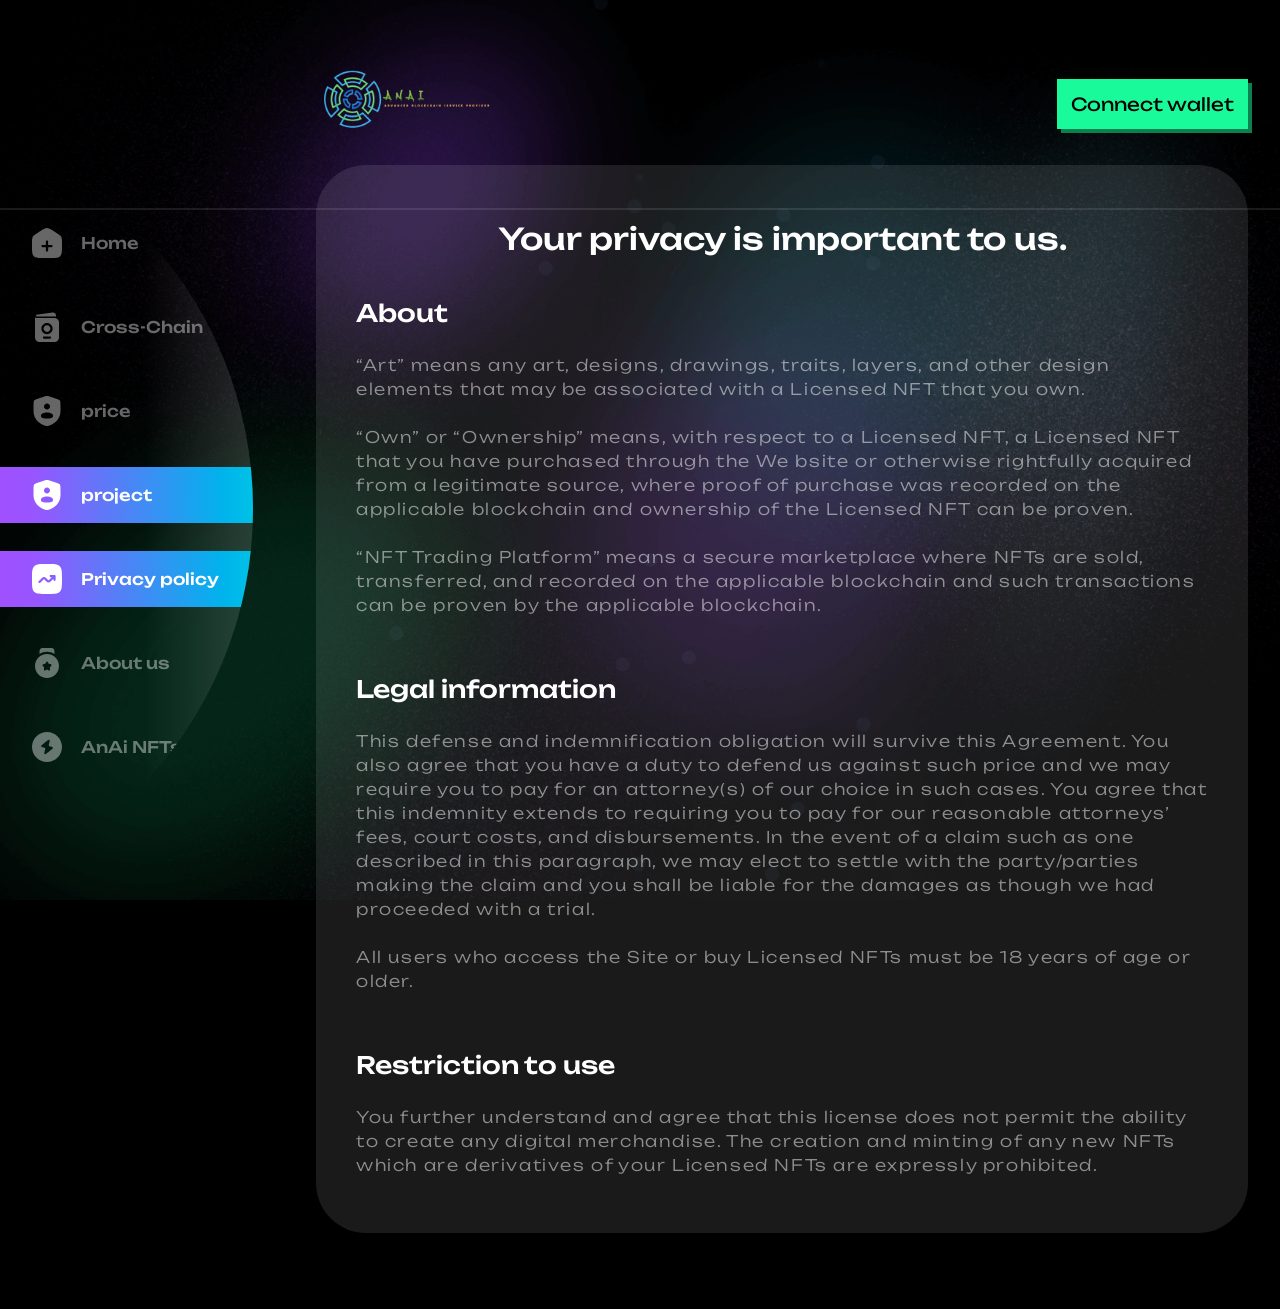
<file: privacy-policy.html>
<!DOCTYPE html>
<html lang="en">

<head>
	<meta charset="UTF-8" />
	<meta http-equiv="X-UA-Compatible" content="IE=edge" />
	<meta name="viewport" content="width=device-width, initial-scale=1.0" />
	<title>Privacy policy | Blockchain</title>
	<meta name="description" content="Your privacy is important to us" />
    <meta name="robots" content="index, follow" />
    <link rel="canonical" href="http://example.com/privacy-policy.html" />
    <link rel="alternate" hrefLang="x-default" href="http://example.com/privacy-policy.html" />
    <meta property="og:title" content="Privacy policy | Blockchain" />
    <meta property="og:description" content="Your privacy is important to us" />
    <meta property="og:url" content="http://example.com/privacy-policy.html" />
    <meta property="og:site_name" content="AnAi" />
    <meta property="og:image" content="http://example.com/assets/images/logo.png" />
    <meta property="og:type" content="website" />
    <meta name="twitter:card" content="summary" />
    <meta name="twitter:site" content="AnAi" />
    <meta name="twitter:title" content="Privacy policy | Blockchain" />
    <meta name="twitter:description" content="Your privacy is important to us" />
    <meta name="twitter:image" content="http://example.com/assets/images/logo.png" />
    <script
        type="application/ld+json">{"@context":"https://schema.org","@type":"Organization","name":"Blockchain","url":"http://example.com","id":"http://example.com#organization","logo":"http://example.com/assets/images/logo.png","legalName":"Blockchain","sameAs":["http://example.com"]}</script>
    <script
        type="application/ld+json">{"@context":"https://schema.org","@type":"WebSite","name":"Blockchain","url":"http://example.com","id":"http://example.com#website"}</script>
	<!-- Favicon -->
	<link rel="icon" type="image/x-icon" href="assets/images/favicon.svg" />
	<!-- AOS Animation -->
	<link href="assets/css/aos.css" rel="stylesheet" />
	<!-- Style CSS -->
	<link rel="stylesheet" href="assets/css/style.css" />
</head>

<body>
	<!-- screen loader -->
	<div class="screen_loader fixed inset-0 z-[60] grid place-content-center bg-black">
		<div class="lds-hourglass relative inline-flex h-20 w-20 after:m-2 after:block after:h-0 after:w-0 after:rounded-full after:border-[32px] after:border-primary after:border-r-transparent after:border-l-transparent"></div>
	</div>

	<div class="bg-black font-unbounded text-lg font-normal text-white antialiased">
		<div class="relative h-full min-h-screen overflow-x-hidden bg-[url(../images/background.png)] bg-cover bg-fixed bg-center">
			<div class="fixed inset-0 h-screen w-screen object-cover opacity-5">
				<lottie-player src="assets/js/json/background.json" background="transparent" speed="1" loop autoplay class="h-full w-full"></lottie-player>
			</div>
			<div onclick="toggleMenu()" class="overlay fixed inset-0 z-20 hidden bg-black/60"></div>
			<header id="header" class="fixed inset-x-0 top-0 z-10 border-b-2 border-white/10 py-4 md:py-6 lg:z-30 lg:pl-[300px] lg:pr-4">
				<div class="container">
					<div class="flex items-center justify-between">
						<a href="index.html" class="w-40 md:w-52">
                            <span class="sr-only">logo</span>
                            <img src="assets/images/logo.png" alt="" class="w-full" />
                        </a>
						<button type="button" class="wallet-btn relative hidden bg-primary p-3.5 text-lg text-black shadow-[4px_4px_0_#0D804F] duration-500 after:absolute after:top-0 after:left-0 after:z-[-1] after:h-full after:w-0 after:duration-300 hover:bg-transparent hover:text-white hover:after:left-auto hover:after:right-0 hover:after:w-full lg:block">
							Connect wallet
						</button>
						<button type="button" onclick="toggleMenu()" class="block space-y-2 lg:hidden">
							<span class="sr-only">Toggle menu</span>
							<span class="block h-0.5 w-9 bg-gradient-to-r from-primary via-tertiary to-secondary"></span>
							<span class="block h-0.5 w-9 bg-gradient-to-r from-primary via-tertiary to-secondary"></span>
							<span class="block h-0.5 w-9 bg-gradient-to-r from-primary via-tertiary to-secondary"></span>
						</button>
					</div>
				</div>
			</header>
			<div class="h-full pt-20 md:pt-[109px]">
				<!-- Sidebar -->
				<div class="sidebar fixed top-0 -left-full z-30 h-full w-64 overflow-y-auto transition-all duration-500 lg:top-[109px] lg:left-0 lg:z-20 scrollbar-thin  scrollbar-thumb-white/5 scrollbar-track-white/10">
					<div class="absolute inset-y-0 top-0 right-0 z-1 flex justify-end overflow-y-auto overflow-x-hidden !bg-black lg:-left-[761px] lg:h-[800px] lg:w-[1014px] lg:items-center lg:rounded-full lg:!bg-transparent lg:bg-opacity-20">
						<ul class="w-64 space-y-4 py-4 text-base font-medium text-white/40 lg:space-y-7 lg:py-0">
							<li>
								<a href="index.html" class="nav-link">
									<span class="shrink-0">
										<svg width="36" height="36" viewBox="0 0 36 36" fill="none">
											<path fill-rule="evenodd" clip-rule="evenodd" d="M3.77883 11.7342C3.00003 13.157 3.00003 14.8733 3.00003 18.3059V20.5875C3.00003 26.4388 3.00003 29.3645 4.75739 31.1823C6.51475 33.0001 9.34317 33.0001 15 33.0001H21C26.6569 33.0001 29.4853 33.0001 31.2427 31.1823C33 29.3645 33 26.4388 33 20.5875V18.3059C33 14.8733 33 13.157 32.2212 11.7342C31.4424 10.3114 30.0196 9.42833 27.174 7.66225L24.174 5.80036C21.1659 3.9335 19.6619 3.00006 18 3.00006C16.3381 3.00006 14.8341 3.9335 11.8261 5.80037L8.82608 7.66225C5.98045 9.42833 4.55763 10.3114 3.77883 11.7342ZM19.125 16.5001C19.125 15.8787 18.6213 15.3751 18 15.3751C17.3787 15.3751 16.875 15.8787 16.875 16.5001L16.875 19.8751H13.5C12.8787 19.8751 12.375 20.3788 12.375 21.0001C12.375 21.6214 12.8787 22.1251 13.5 22.1251H16.875V25.5001C16.875 26.1214 17.3787 26.6251 18 26.6251C18.6213 26.6251 19.125 26.1214 19.125 25.5001V22.1251H22.5C23.1213 22.1251 23.625 21.6214 23.625 21.0001C23.625 20.3788 23.1213 19.8751 22.5 19.8751H19.125L19.125 16.5001Z" fill="currentColor" />
										</svg>
									</span>
									<span>Home</span>
								</a>
							</li>
							<li>
								<a href="cross-chain.html" class="nav-link">
									<span class="shrink-0">
										<svg width="36" height="36" viewBox="0 0 36 36" fill="none">
											<g>
												<path d="M7.5 7.5C7.5 6.89002 7.1359 6.36507 6.61318 6.13065C6.82906 5.96061 7.09068 5.84422 7.37939 5.80297L23.5757 3.48921C25.383 3.23103 27 4.63341 27 6.45906V7.68903C26.5206 7.56563 26.018 7.5 25.5 7.5H7.5Z" fill="currentColor" />
												<path d="M14.625 19.5C14.625 17.636 16.136 16.125 18 16.125C19.864 16.125 21.375 17.636 21.375 19.5C21.375 21.364 19.864 22.875 18 22.875C16.136 22.875 14.625 21.364 14.625 19.5Z" fill="currentColor" />
												<path fill-rule="evenodd" clip-rule="evenodd" d="M27 9.25606C28.7478 9.87381 30 11.5407 30 13.5V28.5C30 30.9853 27.9853 33 25.5 33H10.5C8.01472 33 6 30.9853 6 28.5V7.5C6 7.77322 6.07305 8.02937 6.20067 8.25C6.46003 8.69835 6.94479 9 7.5 9H25.5C26.026 9 26.5308 9.09023 27 9.25606ZM18 13.875C14.8934 13.875 12.375 16.3934 12.375 19.5C12.375 22.6066 14.8934 25.125 18 25.125C21.1066 25.125 23.625 22.6066 23.625 19.5C23.625 16.3934 21.1066 13.875 18 13.875ZM15 27.375C14.3787 27.375 13.875 27.8787 13.875 28.5C13.875 29.1213 14.3787 29.625 15 29.625H21C21.6213 29.625 22.125 29.1213 22.125 28.5C22.125 27.8787 21.6213 27.375 21 27.375H15Z" fill="currentColor" />
											</g>
										</svg>
									</span>
									<span>Cross-Chain</span>
								</a>
							</li>
							<li>
								<a href="price.html" class="nav-link">
									<span class="shrink-0">
										<svg width="36" height="36" viewBox="0 0 36 36" fill="none">
											<g>
												<path fill-rule="evenodd" clip-rule="evenodd" d="M4.5 15.625C4.5 10.8287 4.5 8.43048 5.06627 7.62367C5.63255 6.81687 7.88749 6.045 12.3974 4.50125L13.2566 4.20714C15.6075 3.40242 16.7829 3.00006 18 3.00006C19.2171 3.00006 20.3925 3.40242 22.7434 4.20714L23.6026 4.50125C28.1125 6.045 30.3675 6.81687 30.9337 7.62367C31.5 8.43048 31.5 10.8287 31.5 15.625V17.9871C31.5 26.4442 25.1416 30.5483 21.1522 32.291C20.07 32.7637 19.5289 33.0001 18 33.0001C16.4711 33.0001 15.93 32.7637 14.8478 32.291C10.8584 30.5483 4.5 26.4442 4.5 17.9871V15.625ZM21 13.5001C21 15.1569 19.6569 16.5001 18 16.5001C16.3431 16.5001 15 15.1569 15 13.5001C15 11.8432 16.3431 10.5001 18 10.5001C19.6569 10.5001 21 11.8432 21 13.5001ZM18 25.5001C24 25.5001 24 24.1569 24 22.5001C24 20.8432 21.3137 19.5001 18 19.5001C14.6863 19.5001 12 20.8432 12 22.5001C12 24.1569 12 25.5001 18 25.5001Z" fill="currentColor" />
											</g>
										</svg>
									</span>
									<span>price</span>
								</a>
							</li>
							<li>
								<a href="project.html" class="nav-link current">
									<span class="shrink-0">
										<svg width="36" height="36" viewBox="0 0 36 36" fill="none">
											<g>
												<path fill-rule="evenodd" clip-rule="evenodd" d="M4.5 15.625C4.5 10.8287 4.5 8.43048 5.06627 7.62367C5.63255 6.81687 7.88749 6.045 12.3974 4.50125L13.2566 4.20714C15.6075 3.40242 16.7829 3.00006 18 3.00006C19.2171 3.00006 20.3925 3.40242 22.7434 4.20714L23.6026 4.50125C28.1125 6.045 30.3675 6.81687 30.9337 7.62367C31.5 8.43048 31.5 10.8287 31.5 15.625V17.9871C31.5 26.4442 25.1416 30.5483 21.1522 32.291C20.07 32.7637 19.5289 33.0001 18 33.0001C16.4711 33.0001 15.93 32.7637 14.8478 32.291C10.8584 30.5483 4.5 26.4442 4.5 17.9871V15.625ZM21 13.5001C21 15.1569 19.6569 16.5001 18 16.5001C16.3431 16.5001 15 15.1569 15 13.5001C15 11.8432 16.3431 10.5001 18 10.5001C19.6569 10.5001 21 11.8432 21 13.5001ZM18 25.5001C24 25.5001 24 24.1569 24 22.5001C24 20.8432 21.3137 19.5001 18 19.5001C14.6863 19.5001 12 20.8432 12 22.5001C12 24.1569 12 25.5001 18 25.5001Z" fill="currentColor" />
											</g>
										</svg>
									</span>
									<span>project</span>
								</a>
							</li>
							<li>
								<a href="privacy-policy.html" class="nav-link current">
									<span class="shrink-0">
										<svg width="36" height="36" viewBox="0 0 36 36" fill="none">
											<g>
												<path fill-rule="evenodd" clip-rule="evenodd" d="M5.1967 5.1967C3 7.3934 3 10.9289 3 18C3 25.0711 3 28.6066 5.1967 30.8033C7.3934 33 10.9289 33 18 33C25.0711 33 28.6066 33 30.8033 30.8033C33 28.6066 33 25.0711 33 18C33 10.9289 33 7.3934 30.8033 5.1967C28.6066 3 25.0711 3 18 3C10.9289 3 7.3934 3 5.1967 5.1967ZM20.625 15C20.625 15.6213 21.1287 16.125 21.75 16.125H22.784L19.7652 19.1438C19.6187 19.2903 19.3813 19.2903 19.2348 19.1438L16.8562 16.7652C15.831 15.74 14.169 15.74 13.1438 16.7652L9.7045 20.2045C9.26516 20.6438 9.26516 21.3562 9.7045 21.7955C10.1438 22.2348 10.8562 22.2348 11.2955 21.7955L14.7348 18.3562C14.8813 18.2097 15.1187 18.2097 15.2652 18.3562L17.6438 20.7348C18.669 21.76 20.331 21.76 21.3562 20.7348L24.375 17.716V18.75C24.375 19.3713 24.8787 19.875 25.5 19.875C26.1213 19.875 26.625 19.3713 26.625 18.75V15C26.625 14.3787 26.1213 13.875 25.5 13.875H21.75C21.1287 13.875 20.625 14.3787 20.625 15Z" fill="currentColor" />
											</g>
										</svg>
									</span>
									<span>Privacy policy</span>
								</a>
							</li>
							<li>
								<a href="about-us.html" class="nav-link">
									<span class="shrink-0">
										<svg width="36" height="36" viewBox="0 0 36 36" fill="none">
											<g>
												<path fill-rule="evenodd" clip-rule="evenodd" d="M18 33C24.6274 33 30 27.6274 30 21C30 14.3726 24.6274 9 18 9C11.3726 9 5.99997 14.3726 5.99997 21C5.99997 27.6274 11.3726 33 18 33ZM18 16.5C17.5739 16.5 17.2889 17.0113 16.7189 18.0338L16.5714 18.2983C16.4095 18.5889 16.3285 18.7342 16.2022 18.83C16.0759 18.9259 15.9187 18.9615 15.6041 19.0326L15.3178 19.0974C14.2109 19.3478 13.6575 19.4731 13.5258 19.8965C13.3941 20.3199 13.7714 20.7611 14.526 21.6435L14.7212 21.8717C14.9357 22.1225 15.0429 22.2479 15.0911 22.403C15.1393 22.5581 15.1231 22.7254 15.0907 23.0599L15.0612 23.3645C14.9471 24.5418 14.8901 25.1304 15.2348 25.3921C15.5795 25.6538 16.0977 25.4152 17.134 24.938L17.4021 24.8146C17.6966 24.679 17.8439 24.6112 18 24.6112C18.1561 24.6112 18.3033 24.679 18.5978 24.8146L18.8659 24.938C19.9023 25.4152 20.4204 25.6538 20.7652 25.3921C21.1099 25.1304 21.0528 24.5418 20.9387 23.3645L20.9092 23.0599C20.8768 22.7254 20.8606 22.5581 20.9088 22.403C20.9571 22.2479 21.0643 22.1225 21.2787 21.8718L21.4739 21.6435C22.2285 20.7611 22.6058 20.3199 22.4741 19.8965C22.3425 19.4731 21.789 19.3478 20.6822 19.0974L20.3958 19.0326C20.0813 18.9615 19.924 18.9259 19.7977 18.83C19.6715 18.7342 19.5905 18.5889 19.4285 18.2983L19.281 18.0338C18.7111 17.0113 18.4261 16.5 18 16.5Z" fill="currentColor" />
												<path d="M16.5 3H19.5C22.3284 3 23.7426 3 24.6213 3.87868C25.4876 4.74496 25.4998 6.13176 25.5 8.88107C23.3215 7.53004 20.7519 6.75 18 6.75C15.2481 6.75 12.6784 7.53004 10.5 8.88107C10.5002 6.13176 10.5124 4.74496 11.3787 3.87868C12.2574 3 13.6716 3 16.5 3Z" fill="currentColor" />
											</g>
										</svg>
									</span>
									<span>About us</span>
								</a>
							</li>
							<li>
								<a href="nft.html" class="nav-link">
									<span class="shrink-0">
										<svg width="36" height="36" viewBox="0 0 36 36" fill="none">
											<g>
												<path fill-rule="evenodd" clip-rule="evenodd" d="M18 3C9.71573 3 3 9.71573 3 18C3 26.2843 9.71573 33 18 33C26.2843 33 33 26.2843 33 18C33 9.71573 26.2843 3 18 3ZM16.8411 12.8536L13.8185 15.2606C12.5504 16.2704 11.9164 16.7753 12.0401 17.3391L12.0467 17.367C12.1877 17.9273 12.9914 18.1427 14.5989 18.5734C15.4921 18.8127 15.9388 18.9324 16.1483 19.271L16.1591 19.2888C16.3612 19.6314 16.2462 20.0606 16.0162 20.9188L15.9561 21.1431C15.3185 23.5226 14.9997 24.7124 15.6137 25.0966C16.2277 25.4809 17.2046 24.7029 19.1584 23.1471L22.181 20.7401C23.4491 19.7303 24.0832 19.2253 23.9594 18.6616L23.9528 18.6336C23.8118 18.0733 23.0081 17.858 21.4006 17.4273C20.5074 17.1879 20.0608 17.0683 19.8512 16.7297L19.8404 16.7119C19.6383 16.3692 19.7533 15.9401 19.9833 15.0819L20.0434 14.8575C20.681 12.478 20.9998 11.2882 20.3858 10.904C19.7718 10.5197 18.7949 11.2977 16.8411 12.8536Z" fill="currentColor" />
											</g>
										</svg>
									</span>
									<span>AnAi NFTs</span>
								</a>
							</li>
							<li class="sticky inset-x-0 bottom-0">
								<button type="button" class="block w-full bg-primary p-3.5 text-black shadow-[0_4px_0_#0D804F] lg:hidden">Connect wallet</button>
							</li>
						</ul>
					</div>
				</div>
				<!-- Inner Content -->
				<div class="relative z-1 w-full overflow-hidden pb-5 lg:pl-[300px] lg:pr-4">
					<div class="container">
						<div class="my-10 rounded-[50px] bg-white/10 py-14 px-4 md:my-14 md:px-10">
							<h3 class="pb-10 text-center text-2xl font-medium md:text-3xl">Your privacy is important to us.</h3>
							<div class="space-y-14">
								<div class="space-y-6">
									<h4 class="text-xl font-medium md:text-2xl">About</h4>
									<div class="space-y-6 !text-base font-light tracking-widest opacity-50 md:text-lg">
										<p>“Art” means any art, designs, drawings, traits, layers, and other design elements that may be associated with a Licensed NFT that you own.</p>
										<p>
											“Own” or “Ownership” means, with respect to a Licensed NFT, a Licensed NFT that you have purchased through the We bsite or otherwise rightfully acquired
											from a legitimate source, where proof of purchase was recorded on the applicable blockchain and ownership of the Licensed NFT can be proven.
										</p>
										<p>
											“NFT Trading Platform” means a secure marketplace where NFTs are sold, transferred, and recorded on the applicable blockchain and such transactions can
											be proven by the applicable blockchain.
										</p>
									</div>
								</div>
								<div class="space-y-6">
									<h4 class="text-xl font-medium md:text-2xl">Legal information</h4>
									<div class="space-y-6 !text-base font-light tracking-widest opacity-50 md:text-lg">
										<p>
											This defense and indemnification obligation will survive this Agreement. You also agree that you have a duty to defend us against such price and we may
											require you to pay for an attorney(s) of our choice in such cases. You agree that this indemnity extends to requiring you to pay for our reasonable
											attorneys’ fees, court costs, and disbursements. In the event of a claim such as one described in this paragraph, we may elect to settle with the
											party/parties making the claim and you shall be liable for the damages as though we had proceeded with a trial.
										</p>
										<p>All users who access the Site or buy Licensed NFTs must be 18 years of age or older.</p>
									</div>
								</div>
								<div class="space-y-6">
									<h4 class="text-xl font-medium md:text-2xl">Restriction to use</h4>
									<div class="space-y-6 !text-base font-light tracking-widest opacity-50 md:text-lg">
										<p>
											You further understand and agree that this license does not permit the ability to create any digital merchandise. The creation and minting of any new
											NFTs which are derivatives of your Licensed NFTs are expressly prohibited.
										</p>
									</div>
								</div>
							</div>
						</div>
					</div>
				</div>
			</div>
		</div>
	</div>

	<!-- LottieFiles Animation JS -->
	<script src="assets/js/lottie-player.js"></script>
	<!-- AOS Animation -->
	<script src="assets/js/aos.js"></script>
	<!-- Custom Js -->
	<script src="assets/js/custom.js"></script>
</body>

</html>
</file>
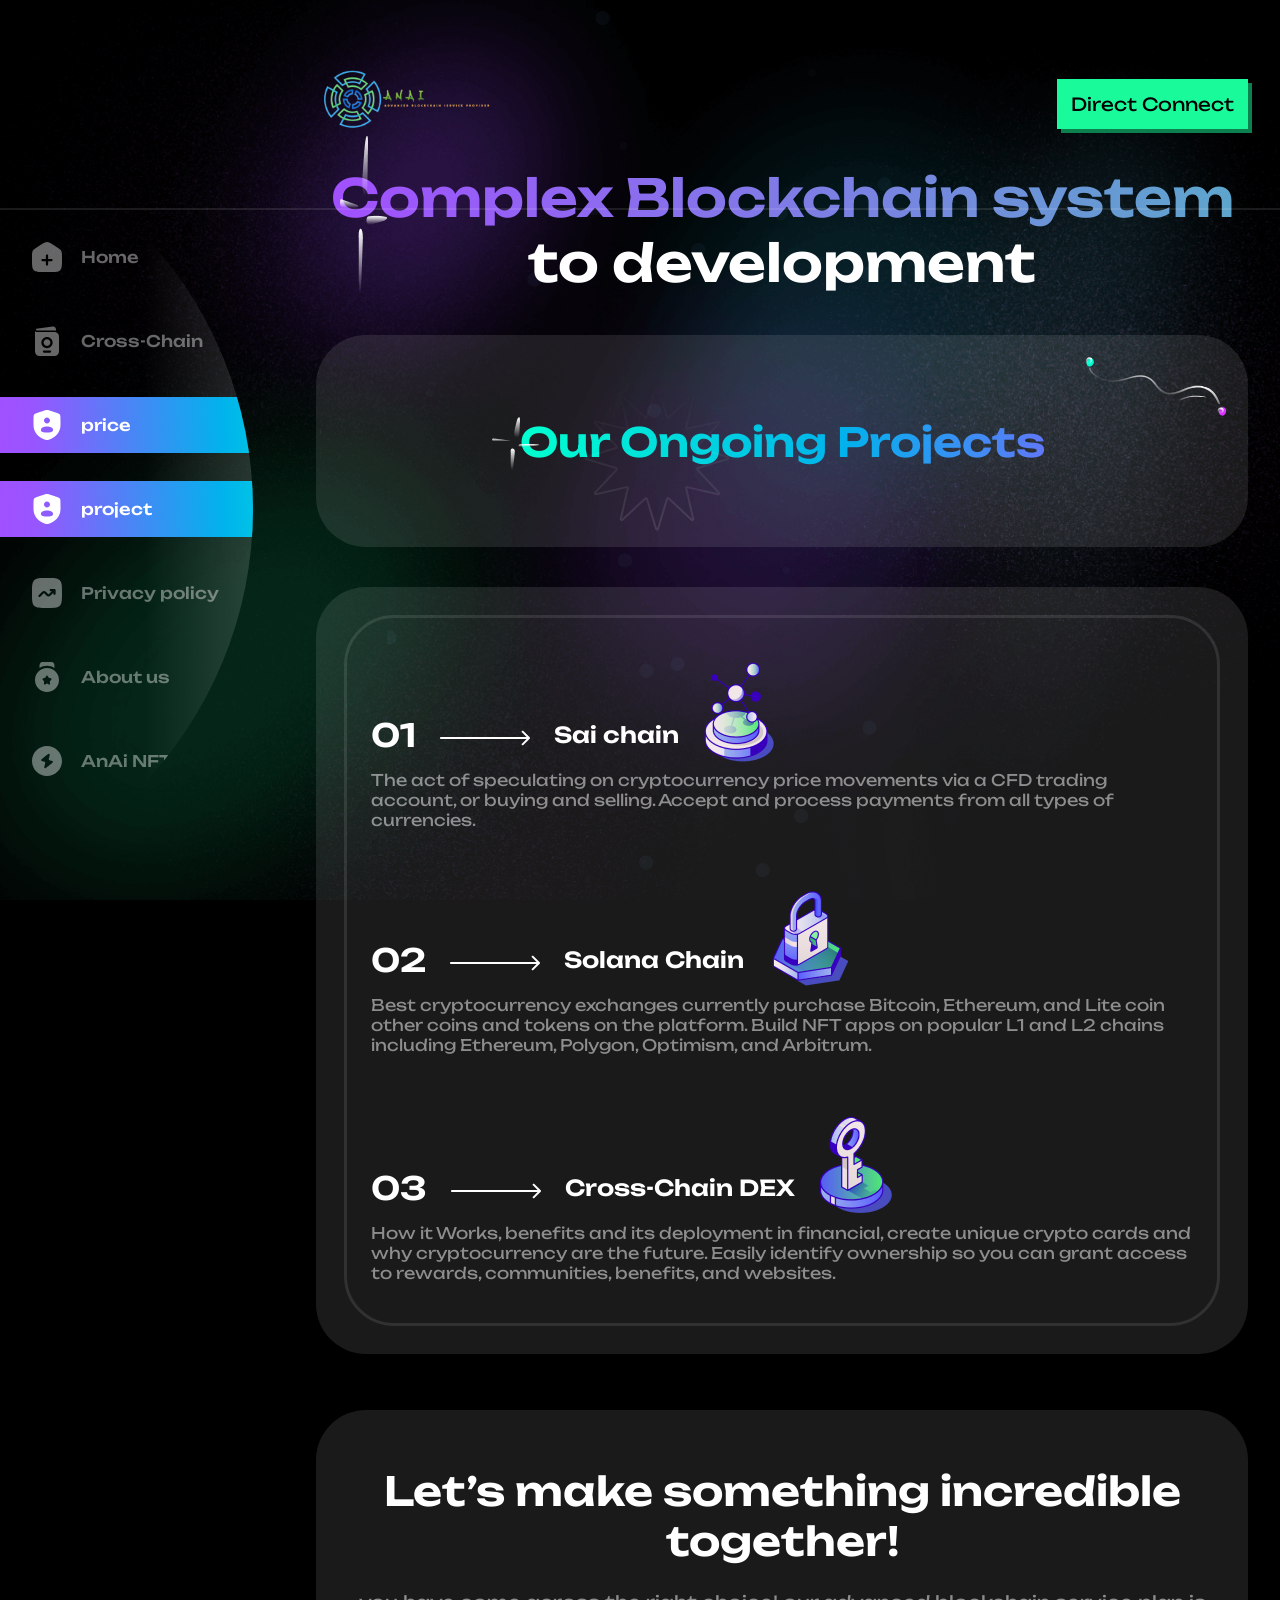
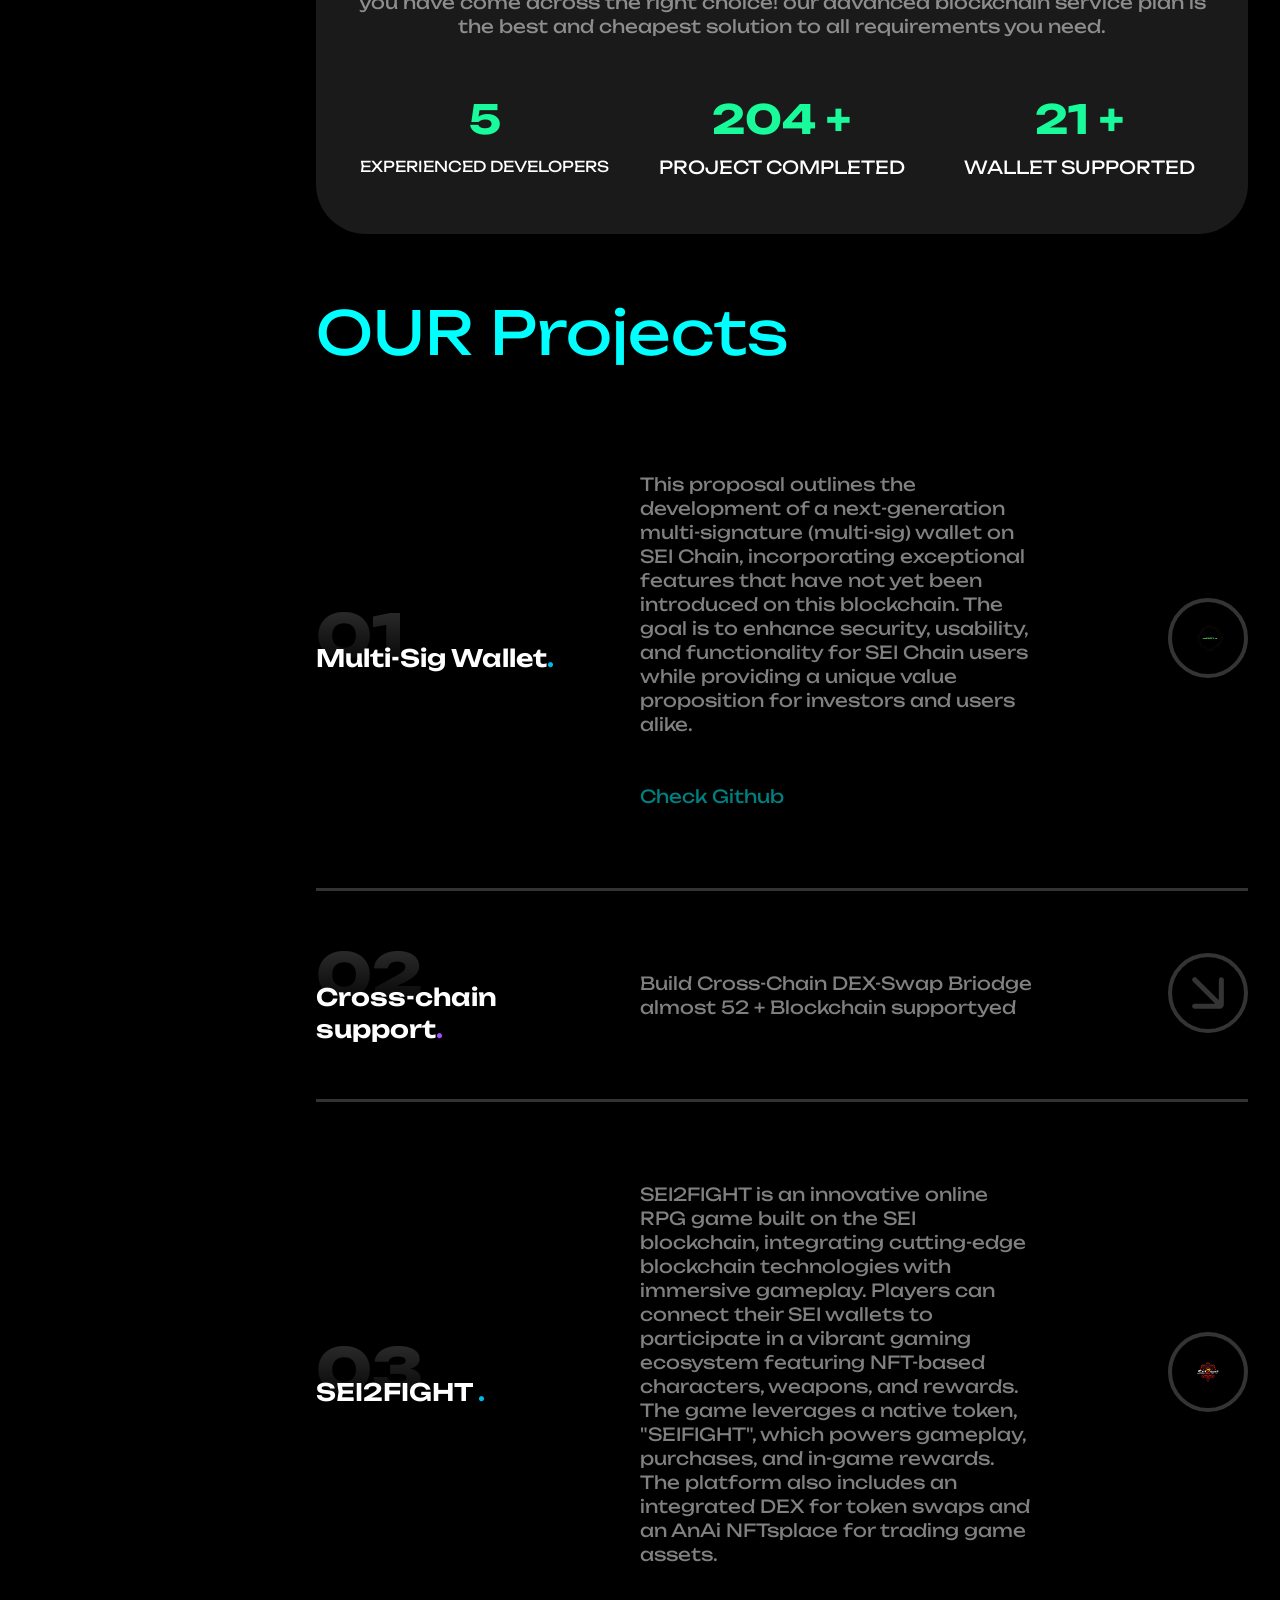
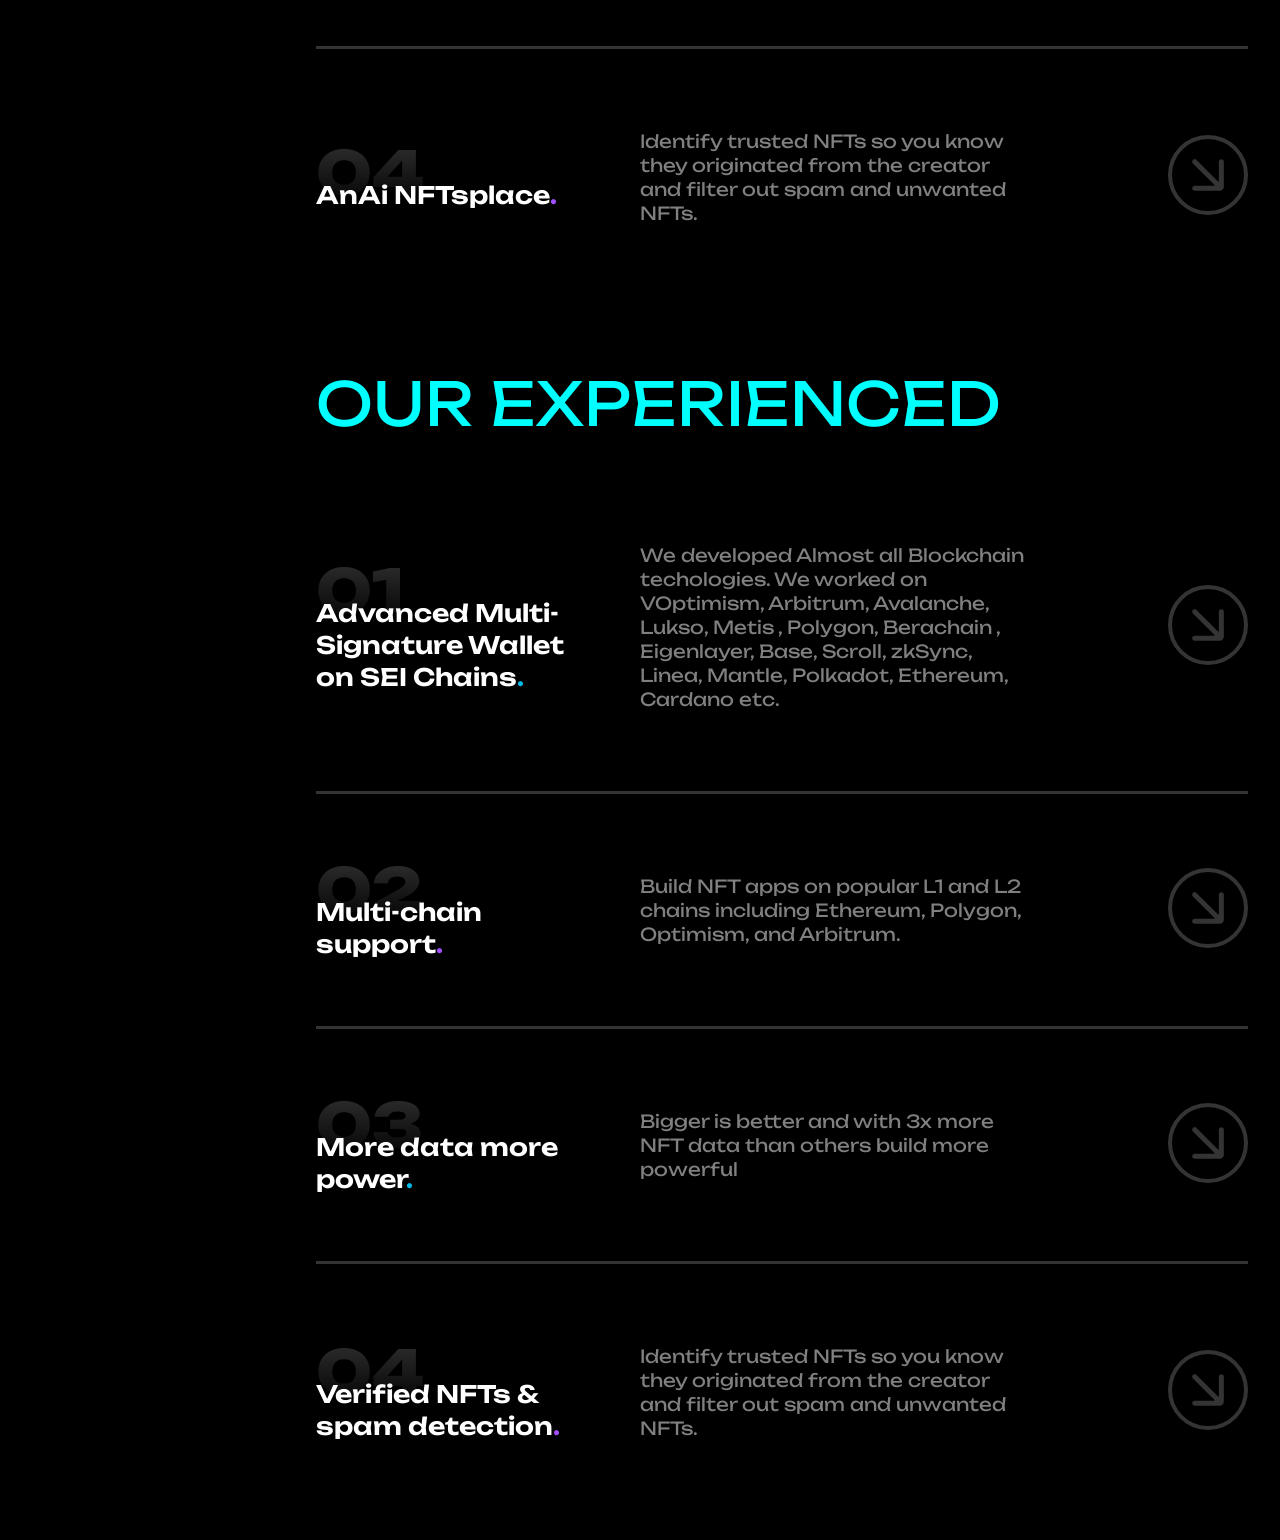
<file: project.html>
<!DOCTYPE html>
<html lang="en">

<head>
	<meta charset="UTF-8" />
	<meta http-equiv="X-UA-Compatible" content="IE=edge" />
	<meta name="viewport" content="width=device-width, initial-scale=1.0" />
	<title>price | Blockchain</title>
	<meta name="description" content="Well-planned to trade in crypto" />
    <meta name="robots" content="index, follow" />
    <link rel="canonical" href="http://example.com/price.html" />
    <link rel="alternate" hrefLang="x-default" href="http://example.com/price.html" />
    <meta property="og:title" content="price | Blockchain" />
    <meta property="og:description" content="Well-planned to trade in crypto" />
    <meta property="og:url" content="http://example.com/price.html" />
    <meta property="og:site_name" content="AnAi" />
    <meta property="og:image" content="http://example.com/assets/images/logo.png" />
    <meta property="og:type" content="website" />
    <meta name="twitter:card" content="summary" />
    <meta name="twitter:site" content="AnAi" />
    <meta name="twitter:title" content="price | Blockchain" />
    <meta name="twitter:description" content="Well-planned to trade in crypto" />
    <meta name="twitter:image" content="http://example.com/assets/images/logo.png" />
    <script
        type="application/ld+json">{"@context":"https://schema.org","@type":"Organization","name":"Blockchain","url":"http://example.com","id":"http://example.com#organization","logo":"http://example.com/assets/images/logo.png","legalName":"Blockchain","sameAs":["http://example.com"]}</script>
    <script
        type="application/ld+json">{"@context":"https://schema.org","@type":"WebSite","name":"Blockchain","url":"http://example.com","id":"http://example.com#website"}</script>
	<!-- Favicon -->
	<link rel="icon" type="image/x-icon" href="assets/images/favicon.svg" />
	<!-- AOS Animation -->
	<link href="assets/css/aos.css" rel="stylesheet" />
	<!-- Style CSS -->
	<link rel="stylesheet" href="assets/css/style.css" />
</head>

<body>
	<!-- screen loader -->
	<div class="screen_loader fixed inset-0 z-[60] grid place-content-center bg-black">
		<div class="lds-hourglass relative inline-flex h-20 w-20 after:m-2 after:block after:h-0 after:w-0 after:rounded-full after:border-[32px] after:border-primary after:border-r-transparent after:border-l-transparent"></div>
	</div>

	<div class="bg-black font-unbounded text-lg font-normal text-white antialiased">
		<div class="relative h-full min-h-screen overflow-x-hidden bg-[url(../images/background.png)] bg-cover bg-fixed bg-center">
			<div class="fixed inset-0 h-screen w-screen object-cover opacity-5">
				<lottie-player src="assets/js/json/background.json" background="transparent" speed="1" loop autoplay class="h-full w-full"></lottie-player>
			</div>
			<div onclick="toggleMenu()" class="overlay fixed inset-0 z-20 hidden bg-black/60"></div>
			<header id="header" class="fixed inset-x-0 top-0 z-10 border-b-2 border-white/10 py-4 md:py-6 lg:z-30 lg:pl-[300px] lg:pr-4">
				<div class="container">
					<div class="flex items-center justify-between">
						<a href="index.html" class="w-40 md:w-52">
                            <span class="sr-only">logo</span>
                            <img src="assets/images/logo.png" alt="" class="w-full" />
                        </a>
						<button type="button" class="bg-primary p-3.5 text-lg text-black shadow-[4px_4px_0_#0D804F] duration-500 after:absolute after:top-0 after:left-0 after:z-[-1] after:h-full after:w-0 after:duration-300 hover:bg-transparent hover:text-white hover:after:left-auto hover:after:right-0 hover:after:w-full lg:block">
							<a href="https://api.whatsapp.com/send/?phone=8801891461650&text&type=phone_number&app_absent=0" target="_blank">Direct Connect</a>
						</button>
						<button type="button" onclick="toggleMenu()" class="block space-y-2 lg:hidden">
							<span class="sr-only">Toggle menu</span>
							<span class="block h-0.5 w-9 bg-gradient-to-r from-primary via-tertiary to-secondary"></span>
							<span class="block h-0.5 w-9 bg-gradient-to-r from-primary via-tertiary to-secondary"></span>
							<span class="block h-0.5 w-9 bg-gradient-to-r from-primary via-tertiary to-secondary"></span>
						</button>
					</div>
				</div>
			</header>
			<div class="h-full pt-20 md:pt-[109px]">
				<!-- Sidebar -->
				<div class="sidebar fixed top-0 -left-full z-30 h-full w-64 overflow-y-auto transition-all duration-500 lg:top-[109px] lg:left-0 lg:z-20 scrollbar-thin  scrollbar-thumb-white/5 scrollbar-track-white/10">
					<div class="absolute inset-y-0 top-0 right-0 z-1 flex justify-end overflow-y-auto overflow-x-hidden !bg-black lg:-left-[761px] lg:h-[800px] lg:w-[1014px] lg:items-center lg:rounded-full lg:!bg-transparent lg:bg-opacity-20">
						<ul class="w-64 space-y-4 py-4 text-base font-medium text-white/40 lg:space-y-7 lg:py-0">
							<li>
								<a href="index.html" class="nav-link">
									<span class="shrink-0">
										<svg width="36" height="36" viewBox="0 0 36 36" fill="none">
											<path fill-rule="evenodd" clip-rule="evenodd" d="M3.77883 11.7342C3.00003 13.157 3.00003 14.8733 3.00003 18.3059V20.5875C3.00003 26.4388 3.00003 29.3645 4.75739 31.1823C6.51475 33.0001 9.34317 33.0001 15 33.0001H21C26.6569 33.0001 29.4853 33.0001 31.2427 31.1823C33 29.3645 33 26.4388 33 20.5875V18.3059C33 14.8733 33 13.157 32.2212 11.7342C31.4424 10.3114 30.0196 9.42833 27.174 7.66225L24.174 5.80036C21.1659 3.9335 19.6619 3.00006 18 3.00006C16.3381 3.00006 14.8341 3.9335 11.8261 5.80037L8.82608 7.66225C5.98045 9.42833 4.55763 10.3114 3.77883 11.7342ZM19.125 16.5001C19.125 15.8787 18.6213 15.3751 18 15.3751C17.3787 15.3751 16.875 15.8787 16.875 16.5001L16.875 19.8751H13.5C12.8787 19.8751 12.375 20.3788 12.375 21.0001C12.375 21.6214 12.8787 22.1251 13.5 22.1251H16.875V25.5001C16.875 26.1214 17.3787 26.6251 18 26.6251C18.6213 26.6251 19.125 26.1214 19.125 25.5001V22.1251H22.5C23.1213 22.1251 23.625 21.6214 23.625 21.0001C23.625 20.3788 23.1213 19.8751 22.5 19.8751H19.125L19.125 16.5001Z" fill="currentColor" />
										</svg>
									</span>
									<span>Home</span>
								</a>
							</li>
							<li>
								<a href="cross-chain.html" class="nav-link">
									<span class="shrink-0">
										<svg width="36" height="36" viewBox="0 0 36 36" fill="none">
											<g>
												<path d="M7.5 7.5C7.5 6.89002 7.1359 6.36507 6.61318 6.13065C6.82906 5.96061 7.09068 5.84422 7.37939 5.80297L23.5757 3.48921C25.383 3.23103 27 4.63341 27 6.45906V7.68903C26.5206 7.56563 26.018 7.5 25.5 7.5H7.5Z" fill="currentColor" />
												<path d="M14.625 19.5C14.625 17.636 16.136 16.125 18 16.125C19.864 16.125 21.375 17.636 21.375 19.5C21.375 21.364 19.864 22.875 18 22.875C16.136 22.875 14.625 21.364 14.625 19.5Z" fill="currentColor" />
												<path fill-rule="evenodd" clip-rule="evenodd" d="M27 9.25606C28.7478 9.87381 30 11.5407 30 13.5V28.5C30 30.9853 27.9853 33 25.5 33H10.5C8.01472 33 6 30.9853 6 28.5V7.5C6 7.77322 6.07305 8.02937 6.20067 8.25C6.46003 8.69835 6.94479 9 7.5 9H25.5C26.026 9 26.5308 9.09023 27 9.25606ZM18 13.875C14.8934 13.875 12.375 16.3934 12.375 19.5C12.375 22.6066 14.8934 25.125 18 25.125C21.1066 25.125 23.625 22.6066 23.625 19.5C23.625 16.3934 21.1066 13.875 18 13.875ZM15 27.375C14.3787 27.375 13.875 27.8787 13.875 28.5C13.875 29.1213 14.3787 29.625 15 29.625H21C21.6213 29.625 22.125 29.1213 22.125 28.5C22.125 27.8787 21.6213 27.375 21 27.375H15Z" fill="currentColor" />
											</g>
										</svg>
									</span>
									<span>Cross-Chain</span>
								</a>
							</li>
						<li>
								<a href="price.html" class="nav-link current">
									<span class="shrink-0">
										<svg width="36" height="36" viewBox="0 0 36 36" fill="none">
											<g>
												<path fill-rule="evenodd" clip-rule="evenodd" d="M4.5 15.625C4.5 10.8287 4.5 8.43048 5.06627 7.62367C5.63255 6.81687 7.88749 6.045 12.3974 4.50125L13.2566 4.20714C15.6075 3.40242 16.7829 3.00006 18 3.00006C19.2171 3.00006 20.3925 3.40242 22.7434 4.20714L23.6026 4.50125C28.1125 6.045 30.3675 6.81687 30.9337 7.62367C31.5 8.43048 31.5 10.8287 31.5 15.625V17.9871C31.5 26.4442 25.1416 30.5483 21.1522 32.291C20.07 32.7637 19.5289 33.0001 18 33.0001C16.4711 33.0001 15.93 32.7637 14.8478 32.291C10.8584 30.5483 4.5 26.4442 4.5 17.9871V15.625ZM21 13.5001C21 15.1569 19.6569 16.5001 18 16.5001C16.3431 16.5001 15 15.1569 15 13.5001C15 11.8432 16.3431 10.5001 18 10.5001C19.6569 10.5001 21 11.8432 21 13.5001ZM18 25.5001C24 25.5001 24 24.1569 24 22.5001C24 20.8432 21.3137 19.5001 18 19.5001C14.6863 19.5001 12 20.8432 12 22.5001C12 24.1569 12 25.5001 18 25.5001Z" fill="currentColor" />
											</g>
										</svg>
									</span>
									<span>price</span>
								</a>
							</li>
							<li>
								<a href="project.html" class="nav-link current">
									<span class="shrink-0">
										<svg width="36" height="36" viewBox="0 0 36 36" fill="none">
											<g>
												<path fill-rule="evenodd" clip-rule="evenodd" d="M4.5 15.625C4.5 10.8287 4.5 8.43048 5.06627 7.62367C5.63255 6.81687 7.88749 6.045 12.3974 4.50125L13.2566 4.20714C15.6075 3.40242 16.7829 3.00006 18 3.00006C19.2171 3.00006 20.3925 3.40242 22.7434 4.20714L23.6026 4.50125C28.1125 6.045 30.3675 6.81687 30.9337 7.62367C31.5 8.43048 31.5 10.8287 31.5 15.625V17.9871C31.5 26.4442 25.1416 30.5483 21.1522 32.291C20.07 32.7637 19.5289 33.0001 18 33.0001C16.4711 33.0001 15.93 32.7637 14.8478 32.291C10.8584 30.5483 4.5 26.4442 4.5 17.9871V15.625ZM21 13.5001C21 15.1569 19.6569 16.5001 18 16.5001C16.3431 16.5001 15 15.1569 15 13.5001C15 11.8432 16.3431 10.5001 18 10.5001C19.6569 10.5001 21 11.8432 21 13.5001ZM18 25.5001C24 25.5001 24 24.1569 24 22.5001C24 20.8432 21.3137 19.5001 18 19.5001C14.6863 19.5001 12 20.8432 12 22.5001C12 24.1569 12 25.5001 18 25.5001Z" fill="currentColor" />
											</g>
										</svg>
									</span>
									<span>project</span>
								</a>
							</li>
							<li>
								<a href="privacy-policy.html" class="nav-link">
									<span class="shrink-0">
										<svg width="36" height="36" viewBox="0 0 36 36" fill="none">
											<g>
												<path fill-rule="evenodd" clip-rule="evenodd" d="M5.1967 5.1967C3 7.3934 3 10.9289 3 18C3 25.0711 3 28.6066 5.1967 30.8033C7.3934 33 10.9289 33 18 33C25.0711 33 28.6066 33 30.8033 30.8033C33 28.6066 33 25.0711 33 18C33 10.9289 33 7.3934 30.8033 5.1967C28.6066 3 25.0711 3 18 3C10.9289 3 7.3934 3 5.1967 5.1967ZM20.625 15C20.625 15.6213 21.1287 16.125 21.75 16.125H22.784L19.7652 19.1438C19.6187 19.2903 19.3813 19.2903 19.2348 19.1438L16.8562 16.7652C15.831 15.74 14.169 15.74 13.1438 16.7652L9.7045 20.2045C9.26516 20.6438 9.26516 21.3562 9.7045 21.7955C10.1438 22.2348 10.8562 22.2348 11.2955 21.7955L14.7348 18.3562C14.8813 18.2097 15.1187 18.2097 15.2652 18.3562L17.6438 20.7348C18.669 21.76 20.331 21.76 21.3562 20.7348L24.375 17.716V18.75C24.375 19.3713 24.8787 19.875 25.5 19.875C26.1213 19.875 26.625 19.3713 26.625 18.75V15C26.625 14.3787 26.1213 13.875 25.5 13.875H21.75C21.1287 13.875 20.625 14.3787 20.625 15Z" fill="currentColor" />
											</g>
										</svg>
									</span>
									<span>Privacy policy</span>
								</a>
							</li>
							<li>
								<a href="about-us.html" class="nav-link">
									<span class="shrink-0">
										<svg width="36" height="36" viewBox="0 0 36 36" fill="none">
											<g>
												<path fill-rule="evenodd" clip-rule="evenodd" d="M18 33C24.6274 33 30 27.6274 30 21C30 14.3726 24.6274 9 18 9C11.3726 9 5.99997 14.3726 5.99997 21C5.99997 27.6274 11.3726 33 18 33ZM18 16.5C17.5739 16.5 17.2889 17.0113 16.7189 18.0338L16.5714 18.2983C16.4095 18.5889 16.3285 18.7342 16.2022 18.83C16.0759 18.9259 15.9187 18.9615 15.6041 19.0326L15.3178 19.0974C14.2109 19.3478 13.6575 19.4731 13.5258 19.8965C13.3941 20.3199 13.7714 20.7611 14.526 21.6435L14.7212 21.8717C14.9357 22.1225 15.0429 22.2479 15.0911 22.403C15.1393 22.5581 15.1231 22.7254 15.0907 23.0599L15.0612 23.3645C14.9471 24.5418 14.8901 25.1304 15.2348 25.3921C15.5795 25.6538 16.0977 25.4152 17.134 24.938L17.4021 24.8146C17.6966 24.679 17.8439 24.6112 18 24.6112C18.1561 24.6112 18.3033 24.679 18.5978 24.8146L18.8659 24.938C19.9023 25.4152 20.4204 25.6538 20.7652 25.3921C21.1099 25.1304 21.0528 24.5418 20.9387 23.3645L20.9092 23.0599C20.8768 22.7254 20.8606 22.5581 20.9088 22.403C20.9571 22.2479 21.0643 22.1225 21.2787 21.8718L21.4739 21.6435C22.2285 20.7611 22.6058 20.3199 22.4741 19.8965C22.3425 19.4731 21.789 19.3478 20.6822 19.0974L20.3958 19.0326C20.0813 18.9615 19.924 18.9259 19.7977 18.83C19.6715 18.7342 19.5905 18.5889 19.4285 18.2983L19.281 18.0338C18.7111 17.0113 18.4261 16.5 18 16.5Z" fill="currentColor" />
												<path d="M16.5 3H19.5C22.3284 3 23.7426 3 24.6213 3.87868C25.4876 4.74496 25.4998 6.13176 25.5 8.88107C23.3215 7.53004 20.7519 6.75 18 6.75C15.2481 6.75 12.6784 7.53004 10.5 8.88107C10.5002 6.13176 10.5124 4.74496 11.3787 3.87868C12.2574 3 13.6716 3 16.5 3Z" fill="currentColor" />
											</g>
										</svg>
									</span>
									<span>About us</span>
								</a>
							</li>
							<li>
								<a href="nft.html" class="nav-link">
									<span class="shrink-0">
										<svg width="36" height="36" viewBox="0 0 36 36" fill="none">
											<g>
												<path fill-rule="evenodd" clip-rule="evenodd" d="M18 3C9.71573 3 3 9.71573 3 18C3 26.2843 9.71573 33 18 33C26.2843 33 33 26.2843 33 18C33 9.71573 26.2843 3 18 3ZM16.8411 12.8536L13.8185 15.2606C12.5504 16.2704 11.9164 16.7753 12.0401 17.3391L12.0467 17.367C12.1877 17.9273 12.9914 18.1427 14.5989 18.5734C15.4921 18.8127 15.9388 18.9324 16.1483 19.271L16.1591 19.2888C16.3612 19.6314 16.2462 20.0606 16.0162 20.9188L15.9561 21.1431C15.3185 23.5226 14.9997 24.7124 15.6137 25.0966C16.2277 25.4809 17.2046 24.7029 19.1584 23.1471L22.181 20.7401C23.4491 19.7303 24.0832 19.2253 23.9594 18.6616L23.9528 18.6336C23.8118 18.0733 23.0081 17.858 21.4006 17.4273C20.5074 17.1879 20.0608 17.0683 19.8512 16.7297L19.8404 16.7119C19.6383 16.3692 19.7533 15.9401 19.9833 15.0819L20.0434 14.8575C20.681 12.478 20.9998 11.2882 20.3858 10.904C19.7718 10.5197 18.7949 11.2977 16.8411 12.8536Z" fill="currentColor" />
											</g>
										</svg>
									</span>
									<span>AnAi NFTs</span>
								</a>
							</li>
						
						</ul>
					</div>
				</div>
				<!-- Inner Content -->
				<div class="relative z-1 w-full overflow-hidden pb-5 lg:pl-[300px] lg:pr-4">
					<div class="container">
						<div class="items-start py-14 xl:flex xl:py-24">
							<div class="flex flex-col pb-10 xl:w-2/5 xl:pb-0">
								<div class="relative order-2 overflow-hidden rounded-[50px] bg-white/10 px-4 pb-20 pt-5 text-center xl:order-1 xl:rounded-r-none xl:pt-20 xl:pb-60">
									<span>
										<img src="assets/images/process-design.svg" alt="" class="ml-auto" />
									</span>
									<div class="relative inline-block" data-aos="fade-up" data-aos-duration="1000" data-aos-delay="800">
										<h2 class="animate-text text-gradiant text-3xl font-semibold leading-tight md:text-[40px]">Our Ongoing Projects</h2>
										<span class="absolute left-16 -top-8 animate-spin-slow">
											<img src="assets/images/star.svg" alt="" />
										</span>
										<span class="absolute -left-7 top-0">
											<img src="assets/images/plus-vector.svg" alt="" />
										</span>
									</div>
									<div class="absolute top-0 left-1/2 flex -translate-x-1/2 gap-4">
										<div class="bar bar1"></div>
										<div class="bar bar2"></div>
										<div class="bar bar3"></div>
										<div class="bar bar4"></div>
										<div class="bar bar1"></div>
										<div class="bar bar5"></div>
										<div class="bar bar6"></div>
									</div>
								</div>
								<div class="order-1 pb-10 text-center xl:order-2 xl:pb-0 xl:pt-10 xl:pr-10 xl:text-left">
									<h2 class="relative text-4xl font-semibold leading-tight md:text-[52px]">
										<span class="animate-text bg-gradient-to-r from-secondary to-primary bg-clip-text text-transparent">Complex Blockchain system</span>
										to development 
										<span class="absolute left-6 bottom-0 hidden animate-pulse lg:block xl:-bottom-16" data-aos="fade-up" data-aos-duration="2000" data-aos-delay="800">
											<img src="assets/images/two-line-svg.png" alt="" />
										</span>
									</h2>
								</div>
							</div>
							<div class="rounded-[50px] bg-white/10 p-4 sm:p-7 xl:w-3/5 xl:rounded-tl-none">
								<div class="space-y-14 rounded-[50px] border-[3px] border-white/10 px-4 py-10 sm:px-6">
									<div class="text-center sm:text-left">
										<div class="items-end gap-6 pb-6 font-semibold sm:inline-flex">
											<span class="text-[32px]">01</span>
											<span class="hidden sm:block">
												<svg width="90" height="16" viewBox="0 0 90 16" fill="none" class="process-arrow">
													<path d="M1 7C0.447715 7 0 7.44772 0 8C0 8.55228 0.447715 9 1 9V7ZM89.7071 8.70711C90.0976 8.31658 90.0976 7.68342 89.7071 7.29289L83.3431 0.928932C82.9526 0.538408 82.3195 0.538408 81.9289 0.928932C81.5384 1.31946 81.5384 1.95262 81.9289 2.34315L87.5858 8L81.9289 13.6569C81.5384 14.0474 81.5384 14.6805 81.9289 15.0711C82.3195 15.4616 82.9526 15.4616 83.3431 15.0711L89.7071 8.70711ZM1 9H89V7H1V9Z" fill="white" />
												</svg>
											</span>
											<h5 class="my-5 text-[22px] sm:my-0">Sai chain</h5>
											<div class="process-icon sm:-mb-5">
												<img src="assets/images/trading-chain.png" alt="" class="mx-auto sm:mx-0" />
											</div>
										</div>
										<p class="text-base leading-5 opacity-50">
											The act of speculating on cryptocurrency price movements via a CFD trading account, or buying and selling. Accept and process payments from all types of
											currencies.
										</p>
									</div>
									<div class="text-center sm:text-left">
										<div class="items-end gap-6 pb-6 font-semibold sm:inline-flex">
											<span class="text-[32px]">02</span>
											<span class="hidden sm:block">
												<svg width="90" height="16" viewBox="0 0 90 16" fill="none" class="process-arrow">
													<path d="M1 7C0.447715 7 0 7.44772 0 8C0 8.55228 0.447715 9 1 9V7ZM89.7071 8.70711C90.0976 8.31658 90.0976 7.68342 89.7071 7.29289L83.3431 0.928932C82.9526 0.538408 82.3195 0.538408 81.9289 0.928932C81.5384 1.31946 81.5384 1.95262 81.9289 2.34315L87.5858 8L81.9289 13.6569C81.5384 14.0474 81.5384 14.6805 81.9289 15.0711C82.3195 15.4616 82.9526 15.4616 83.3431 15.0711L89.7071 8.70711ZM1 9H89V7H1V9Z" fill="white" />
												</svg>
											</span>
											<h5 class="my-5 text-[22px] sm:my-0">Solana Chain</h5>
											<div class="process-icon sm:-mb-5">
												<img src="assets/images/buying-bits.png" alt="" class="mx-auto sm:mx-0" />
											</div>
										</div>
										<p class="text-base leading-5 opacity-50">
											Best cryptocurrency exchanges currently purchase Bitcoin, Ethereum, and Lite coin other coins and tokens on the platform. Build NFT apps on popular L1
											and L2 chains including Ethereum, Polygon, Optimism, and Arbitrum.
										</p>
									</div>
									<div class="text-center sm:text-left">
										<div class="items-end gap-6 pb-6 font-semibold sm:inline-flex">
											<span class="text-[32px]">03</span>
											<span class="hidden sm:block">
												<svg width="90" height="16" viewBox="0 0 90 16" fill="none" class="process-arrow">
													<path d="M1 7C0.447715 7 0 7.44772 0 8C0 8.55228 0.447715 9 1 9V7ZM89.7071 8.70711C90.0976 8.31658 90.0976 7.68342 89.7071 7.29289L83.3431 0.928932C82.9526 0.538408 82.3195 0.538408 81.9289 0.928932C81.5384 1.31946 81.5384 1.95262 81.9289 2.34315L87.5858 8L81.9289 13.6569C81.5384 14.0474 81.5384 14.6805 81.9289 15.0711C82.3195 15.4616 82.9526 15.4616 83.3431 15.0711L89.7071 8.70711ZM1 9H89V7H1V9Z" fill="white" />
												</svg>
											</span>
											<h5 class="my-5 text-[22px] sm:my-0">Cross-Chain DEX</h5>
											<div class="process-icon sm:-mb-5">
												<img src="assets/images/block-chain-system.png" alt="" class="mx-auto sm:mx-0" />
											</div>
										</div>
										<p class="text-base leading-5 opacity-50">
											How it Works, benefits and its deployment in financial, create unique crypto cards and why cryptocurrency are the future. Easily identify ownership so
											you can grant access to rewards, communities, benefits, and websites.
										</p>
									</div>
								</div>
							</div>
						</div>
						<div class="relative rounded-[50px] bg-white/10 py-14 px-4 md:px-10">
							<img src="assets/images/drawing-pencil.png" alt="" class="absolute top-1/2 left-12 hidden -translate-y-1/2 xl:block" />
							<div class="ml-auto text-center xl:w-11/12 xl:text-right 2xl:w-4/5">
								<div class="ml-auto mb-14 2xl:w-3/5">
									<div class="flex">
										<div class="group relative hidden h-28 w-28 shrink-0 items-center justify-center rounded-full border border-[#9E9E9E] p-1 text-[#9E9E9E] duration-300 hover:border-primary hover:text-primary xl:-mt-6 xl:inline-flex">
											<img src="assets/images/your-creative-partner-txt.png" alt="" class="animate-spin-slow" />
											<span class="absolute left-1/2 top-1/2 -translate-x-1/2 -translate-y-1/2 duration-300 group-hover:scale-90">
												<svg width="30" height="30" viewBox="0 0 30 30" fill="none">
													<path d="M0.75 26.9661C0.75 27.5628 0.987054 28.1351 1.40901 28.557C1.83097 28.979 2.40326 29.2161 3 29.2161C3.59674 29.2161 4.16903 28.979 4.59099 28.557C5.01295 28.1351 5.25 27.5628 5.25 26.9661L5.25 9.32606C5.24975 9.25287 5.27091 9.18121 5.3109 9.1199C5.35088 9.0586 5.40792 9.01034 5.475 8.98106C5.54473 8.95141 5.62158 8.94272 5.69617 8.95604C5.77075 8.96935 5.83985 9.00411 5.895 9.05606L25.395 28.5561C25.6038 28.7658 25.8519 28.9325 26.1251 29.0464C26.3983 29.1603 26.6912 29.2193 26.9872 29.22C27.2832 29.2207 27.5764 29.1631 27.8501 29.0504C28.1239 28.9378 28.3727 28.7724 28.5825 28.5636C29.0062 28.1419 29.245 27.5691 29.2464 26.9714C29.2478 26.3736 29.0117 25.7997 28.59 25.3761L9.09 5.87606C9.04938 5.81635 9.02765 5.74579 9.02765 5.67356C9.02765 5.60134 9.04938 5.53078 9.09 5.47106C9.11928 5.40398 9.16754 5.34694 9.22885 5.30696C9.29015 5.26698 9.36181 5.24581 9.435 5.24606L27 5.24606C27.5967 5.24606 28.169 5.00901 28.591 4.58705C29.0129 4.1651 29.25 3.5928 29.25 2.99607C29.25 2.39933 29.0129 1.82703 28.591 1.40507C28.169 0.983117 27.5967 0.746065 27 0.746065L4.5 0.746063C4.00364 0.745171 3.51204 0.842825 3.05371 1.03337C2.59538 1.22391 2.17944 1.50355 1.83 1.85606C1.14758 2.55469 0.76076 3.48951 0.750002 4.46606L0.75 26.9661Z" fill="currentColor" />
												</svg>
											</span>
										</div>
										<h4 class="text-3xl font-semibold md:text-40">Let’s make something incredible together!</h4>
									</div>
									<p class="mt-6 leading-6 opacity-50">you have come across the right choice! our advanced blockchain service plan is the best and cheapest solution to all requirements you need.</p>
								</div>
								<div class="grid justify-center gap-10 uppercase sm:grid-cols-2 md:grid-cols-3 md:justify-between">
									<div class="flex flex-col gap-3" data-aos="zoom-in" data-aos-duration="1000">
										<span class="text-40 font-bold text-primary" data-vanilla-counter data-start-at="0" data-end-at="15" data-time="4000" data-delay="1000" data-format="{}">
										</span>
										<span style="font-size: 15px;">EXPERIENCED DEVELOPERS</span>
									</div>
									<div class="flex flex-col gap-3" data-aos="zoom-in" data-aos-duration="1500">
										<span class="text-40 font-bold text-primary" data-vanilla-counter data-start-at="0" data-end-at="250" data-time="1000" data-delay="1000" data-format="{} +">
										</span>
										<span>Project Completed</span>
									</div>
									<div class="flex flex-col gap-3" data-aos="zoom-in" data-aos-duration="2000">
										<span class="text-40 font-bold text-primary" data-vanilla-counter data-start-at="0" data-end-at="60" data-time="4000" data-delay="1000" data-format="{} +">
										</span>
										<span>WALLET SUPPORTED</span>
									</div>
								</div>
							</div>
						</div>
                    </br> </br> </br> </br>
                        <h1 style="color: aqua;font-size: 60px">OUR Projects</h1>
						<div class="divide-y-[3px] divide-white/20 pt-12">
							<div class="grid-cols-9 items-center justify-between gap-10 py-12 text-center lg:grid lg:text-left" data-aos="fade-up" data-aos-duration="1000">
								
                                <div class="col-span-3">
									<span class="process-icon bg-gradient-to-b from-white/20 to-transparent bg-clip-text text-6xl font-extrabold text-transparent">01</span>
									<h2 class="text-2xl font-semibold lg:-mt-6 xl:text-4xl 2xl:text-40">Multi-Sig Wallet<span class="text-tertiary">.</span></h2>
								</div>
								<div class="col-span-4 py-8 leading-6 opacity-50">
									<p>This proposal outlines the development of a next-generation multi-signature (multi-sig) wallet on SEI Chain, incorporating exceptional features that have not yet been introduced on this blockchain. The goal is to enhance security, usability, and functionality for SEI Chain users while providing a unique value proposition for investors and users alike.</p>
                                </br> </br>
                                    <a href="https://github.com/Anai-project2025/SEI-Multi-sig-wallet" style="color: aqua;">Check Github</a>
								</div>
								<div class="col-span-2 shrink-0 text-center lg:text-right">
									<a href="#" class="group relative inline-flex h-20 w-20 items-center justify-center overflow-hidden rounded-full border-4 border-[#353435] bg-transparent duration-300 hover:border-primary hover:bg-primary">
										<span class="absolute top-1/2 left-1/2 -translate-x-1/2 -translate-y-1/2 text-[#353435] transition-all duration-300 group-hover:top-20 group-hover:left-20">
											<img src="./assets/sig-logo.png">
										</span>
										<span class="absolute -top-10 -left-10 text-black transition-all duration-300 group-hover:top-1/2 group-hover:left-1/2 group-hover:-translate-x-1/2 group-hover:-translate-y-1/2">
											<svg width="32" height="32" viewBox="0 0 32 32" fill="none" class="transition-all duration-500">
												<path d="M31.8334 2.6667C31.8334 2.00366 31.57 1.36777 31.1011 0.89893C30.6323 0.430089 29.9964 0.166697 29.3334 0.166697C28.6703 0.166697 28.0344 0.430089 27.5656 0.89893C27.0967 1.36777 26.8334 2.00366 26.8334 2.6667V22.2667C26.8336 22.348 26.8101 22.4276 26.7657 22.4958C26.7213 22.5639 26.6579 22.6175 26.5834 22.65C26.5059 22.683 26.4205 22.6926 26.3376 22.6778C26.2547 22.663 26.178 22.6244 26.1167 22.5667L4.45002 0.90003C4.21802 0.666934 3.94238 0.481816 3.63883 0.355247C3.33529 0.228677 3.00979 0.163134 2.68091 0.16236C2.35204 0.161587 2.02623 0.225597 1.7221 0.350737C1.41796 0.475876 1.14145 0.659695 0.908354 0.891697C0.437594 1.36025 0.172247 1.99661 0.170684 2.6608C0.169121 3.325 0.431471 3.9626 0.90002 4.43336L22.5667 26.1C22.6118 26.1664 22.636 26.2448 22.636 26.325C22.636 26.4053 22.6118 26.4837 22.5667 26.55C22.5342 26.6246 22.4805 26.6879 22.4124 26.7324C22.3443 26.7768 22.2647 26.8003 22.1834 26.8H2.66669C2.00365 26.8 1.36776 27.0634 0.89892 27.5323C0.430079 28.0011 0.166687 28.637 0.166687 29.3C0.166687 29.9631 0.430079 30.599 0.89892 31.0678C1.36776 31.5366 2.00365 31.8 2.66669 31.8H27.6667C28.2182 31.801 28.7644 31.6925 29.2737 31.4808C29.7829 31.2691 30.2451 30.9584 30.6334 30.5667C31.3916 29.7904 31.8214 28.7518 31.8334 27.6667V2.6667Z" fill="currentColor" />
											</svg>
										</span>
									</a>
								</div>
							</div>
							<div class="grid-cols-9 items-center justify-between gap-10 py-12 text-center lg:grid lg:text-left" data-aos="fade-up" data-aos-duration="1000">
								<div class="col-span-3">
									<span class="process-icon bg-gradient-to-b from-white/20 to-transparent bg-clip-text text-6xl font-extrabold text-transparent">02</span>
									<h2 class="text-2xl font-semibold lg:-mt-6 xl:text-4xl 2xl:text-40">Cross-chain support<span class="text-secondary">.</span></h2>
								</div>
								<div class="col-span-4 py-8 leading-6 opacity-50">
									<p>Build Cross-Chain DEX-Swap Briodge almost 52 + Blockchain supportyed</p>
								</div>
								<div class="col-span-2 shrink-0 text-center lg:text-right">
									<a href="#" class="group relative inline-flex h-20 w-20 items-center justify-center overflow-hidden rounded-full border-4 border-[#353435] bg-transparent duration-300 hover:border-primary hover:bg-primary">
										<span class="absolute top-1/2 left-1/2 -translate-x-1/2 -translate-y-1/2 text-[#353435] transition-all duration-300 group-hover:top-20 group-hover:left-20">
											<svg width="32" height="32" viewBox="0 0 32 32" fill="none" class="transition-all duration-500">
												<path d="M31.8334 2.6667C31.8334 2.00366 31.57 1.36777 31.1011 0.89893C30.6323 0.430089 29.9964 0.166697 29.3334 0.166697C28.6703 0.166697 28.0344 0.430089 27.5656 0.89893C27.0967 1.36777 26.8334 2.00366 26.8334 2.6667V22.2667C26.8336 22.348 26.8101 22.4276 26.7657 22.4958C26.7213 22.5639 26.6579 22.6175 26.5834 22.65C26.5059 22.683 26.4205 22.6926 26.3376 22.6778C26.2547 22.663 26.178 22.6244 26.1167 22.5667L4.45002 0.90003C4.21802 0.666934 3.94238 0.481816 3.63883 0.355247C3.33529 0.228677 3.00979 0.163134 2.68091 0.16236C2.35204 0.161587 2.02623 0.225597 1.7221 0.350737C1.41796 0.475876 1.14145 0.659695 0.908354 0.891697C0.437594 1.36025 0.172247 1.99661 0.170684 2.6608C0.169121 3.325 0.431471 3.9626 0.90002 4.43336L22.5667 26.1C22.6118 26.1664 22.636 26.2448 22.636 26.325C22.636 26.4053 22.6118 26.4837 22.5667 26.55C22.5342 26.6246 22.4805 26.6879 22.4124 26.7324C22.3443 26.7768 22.2647 26.8003 22.1834 26.8H2.66669C2.00365 26.8 1.36776 27.0634 0.89892 27.5323C0.430079 28.0011 0.166687 28.637 0.166687 29.3C0.166687 29.9631 0.430079 30.599 0.89892 31.0678C1.36776 31.5366 2.00365 31.8 2.66669 31.8H27.6667C28.2182 31.801 28.7644 31.6925 29.2737 31.4808C29.7829 31.2691 30.2451 30.9584 30.6334 30.5667C31.3916 29.7904 31.8214 28.7518 31.8334 27.6667V2.6667Z" fill="currentColor" />
											</svg>
										</span>
										<span class="absolute -top-10 -left-10 text-black transition-all duration-300 group-hover:top-1/2 group-hover:left-1/2 group-hover:-translate-x-1/2 group-hover:-translate-y-1/2">
											<svg width="32" height="32" viewBox="0 0 32 32" fill="none" class="transition-all duration-500">
												<path d="M31.8334 2.6667C31.8334 2.00366 31.57 1.36777 31.1011 0.89893C30.6323 0.430089 29.9964 0.166697 29.3334 0.166697C28.6703 0.166697 28.0344 0.430089 27.5656 0.89893C27.0967 1.36777 26.8334 2.00366 26.8334 2.6667V22.2667C26.8336 22.348 26.8101 22.4276 26.7657 22.4958C26.7213 22.5639 26.6579 22.6175 26.5834 22.65C26.5059 22.683 26.4205 22.6926 26.3376 22.6778C26.2547 22.663 26.178 22.6244 26.1167 22.5667L4.45002 0.90003C4.21802 0.666934 3.94238 0.481816 3.63883 0.355247C3.33529 0.228677 3.00979 0.163134 2.68091 0.16236C2.35204 0.161587 2.02623 0.225597 1.7221 0.350737C1.41796 0.475876 1.14145 0.659695 0.908354 0.891697C0.437594 1.36025 0.172247 1.99661 0.170684 2.6608C0.169121 3.325 0.431471 3.9626 0.90002 4.43336L22.5667 26.1C22.6118 26.1664 22.636 26.2448 22.636 26.325C22.636 26.4053 22.6118 26.4837 22.5667 26.55C22.5342 26.6246 22.4805 26.6879 22.4124 26.7324C22.3443 26.7768 22.2647 26.8003 22.1834 26.8H2.66669C2.00365 26.8 1.36776 27.0634 0.89892 27.5323C0.430079 28.0011 0.166687 28.637 0.166687 29.3C0.166687 29.9631 0.430079 30.599 0.89892 31.0678C1.36776 31.5366 2.00365 31.8 2.66669 31.8H27.6667C28.2182 31.801 28.7644 31.6925 29.2737 31.4808C29.7829 31.2691 30.2451 30.9584 30.6334 30.5667C31.3916 29.7904 31.8214 28.7518 31.8334 27.6667V2.6667Z" fill="currentColor" />
											</svg>
										</span>
									</a>
								</div>
							</div>
							<div class="grid-cols-9 items-center justify-between gap-10 py-12 text-center lg:grid lg:text-left" data-aos="fade-up" data-aos-duration="1000">
								<div class="col-span-3">
									<span class="process-icon bg-gradient-to-b from-white/20 to-transparent bg-clip-text text-6xl font-extrabold text-transparent">03</span>
									<h2 class="text-2xl font-semibold lg:-mt-6 xl:text-4xl 2xl:text-40">SEI2FIGHT
                                        <span class="text-tertiary">.</span></h2>
								</div>
								<div class="col-span-4 py-8 leading-6 opacity-50">
									<p>SEI2FIGHT is an innovative online RPG game built on the SEI blockchain, integrating cutting-edge blockchain technologies with immersive gameplay. Players can connect their SEI wallets to participate in a vibrant gaming ecosystem featuring NFT-based characters, weapons, and rewards. The game leverages a native token, "SEIFIGHT", which powers gameplay, purchases, and in-game rewards. The platform also includes an integrated DEX for token swaps and an AnAi NFTsplace for trading game assets.                                    </p>
								</div>
								<div class="col-span-2 shrink-0 text-center lg:text-right">
									<a href="#" class="group relative inline-flex h-20 w-20 items-center justify-center overflow-hidden rounded-full border-4 border-[#353435] bg-transparent duration-300 hover:border-primary hover:bg-primary">
										<span class="absolute top-1/2 left-1/2 -translate-x-1/2 -translate-y-1/2 text-[#353435] transition-all duration-300 group-hover:top-20 group-hover:left-20">
											<img src="./assets/sei2.PNG"
										</span>
										<span class="absolute -top-10 -left-10 text-black transition-all duration-300 group-hover:top-1/2 group-hover:left-1/2 group-hover:-translate-x-1/2 group-hover:-translate-y-1/2">
											<svg width="32" height="32" viewBox="0 0 32 32" fill="none" class="transition-all duration-500">
												<path d="M31.8334 2.6667C31.8334 2.00366 31.57 1.36777 31.1011 0.89893C30.6323 0.430089 29.9964 0.166697 29.3334 0.166697C28.6703 0.166697 28.0344 0.430089 27.5656 0.89893C27.0967 1.36777 26.8334 2.00366 26.8334 2.6667V22.2667C26.8336 22.348 26.8101 22.4276 26.7657 22.4958C26.7213 22.5639 26.6579 22.6175 26.5834 22.65C26.5059 22.683 26.4205 22.6926 26.3376 22.6778C26.2547 22.663 26.178 22.6244 26.1167 22.5667L4.45002 0.90003C4.21802 0.666934 3.94238 0.481816 3.63883 0.355247C3.33529 0.228677 3.00979 0.163134 2.68091 0.16236C2.35204 0.161587 2.02623 0.225597 1.7221 0.350737C1.41796 0.475876 1.14145 0.659695 0.908354 0.891697C0.437594 1.36025 0.172247 1.99661 0.170684 2.6608C0.169121 3.325 0.431471 3.9626 0.90002 4.43336L22.5667 26.1C22.6118 26.1664 22.636 26.2448 22.636 26.325C22.636 26.4053 22.6118 26.4837 22.5667 26.55C22.5342 26.6246 22.4805 26.6879 22.4124 26.7324C22.3443 26.7768 22.2647 26.8003 22.1834 26.8H2.66669C2.00365 26.8 1.36776 27.0634 0.89892 27.5323C0.430079 28.0011 0.166687 28.637 0.166687 29.3C0.166687 29.9631 0.430079 30.599 0.89892 31.0678C1.36776 31.5366 2.00365 31.8 2.66669 31.8H27.6667C28.2182 31.801 28.7644 31.6925 29.2737 31.4808C29.7829 31.2691 30.2451 30.9584 30.6334 30.5667C31.3916 29.7904 31.8214 28.7518 31.8334 27.6667V2.6667Z" fill="currentColor" />
											</svg>
										</span>
									</a>
								</div>
							</div>
							<div class="grid-cols-9 items-center justify-between gap-10 py-12 text-center lg:grid lg:text-left" data-aos="fade-up" data-aos-duration="1000">
								<div class="col-span-3">
									<span class="process-icon bg-gradient-to-b from-white/20 to-transparent bg-clip-text text-6xl font-extrabold text-transparent">04</span>
									<h2 class="text-2xl font-semibold lg:-mt-6 xl:text-4xl 2xl:text-40">AnAi NFTsplace<span class="text-secondary">.</span></h2>
								</div>
								<div class="col-span-4 py-8 leading-6 opacity-50">
									<p>Identify trusted NFTs so you know they originated from the creator and filter out spam and unwanted NFTs.</p>
								</div>
								<div class="col-span-2 shrink-0 text-center lg:text-right">
									<a href="#" class="group relative inline-flex h-20 w-20 items-center justify-center overflow-hidden rounded-full border-4 border-[#353435] bg-transparent duration-300 hover:border-primary hover:bg-primary">
										<span class="absolute top-1/2 left-1/2 -translate-x-1/2 -translate-y-1/2 text-[#353435] transition-all duration-300 group-hover:top-20 group-hover:left-20">
											<svg width="32" height="32" viewBox="0 0 32 32" fill="none" class="transition-all duration-500">
												<path d="M31.8334 2.6667C31.8334 2.00366 31.57 1.36777 31.1011 0.89893C30.6323 0.430089 29.9964 0.166697 29.3334 0.166697C28.6703 0.166697 28.0344 0.430089 27.5656 0.89893C27.0967 1.36777 26.8334 2.00366 26.8334 2.6667V22.2667C26.8336 22.348 26.8101 22.4276 26.7657 22.4958C26.7213 22.5639 26.6579 22.6175 26.5834 22.65C26.5059 22.683 26.4205 22.6926 26.3376 22.6778C26.2547 22.663 26.178 22.6244 26.1167 22.5667L4.45002 0.90003C4.21802 0.666934 3.94238 0.481816 3.63883 0.355247C3.33529 0.228677 3.00979 0.163134 2.68091 0.16236C2.35204 0.161587 2.02623 0.225597 1.7221 0.350737C1.41796 0.475876 1.14145 0.659695 0.908354 0.891697C0.437594 1.36025 0.172247 1.99661 0.170684 2.6608C0.169121 3.325 0.431471 3.9626 0.90002 4.43336L22.5667 26.1C22.6118 26.1664 22.636 26.2448 22.636 26.325C22.636 26.4053 22.6118 26.4837 22.5667 26.55C22.5342 26.6246 22.4805 26.6879 22.4124 26.7324C22.3443 26.7768 22.2647 26.8003 22.1834 26.8H2.66669C2.00365 26.8 1.36776 27.0634 0.89892 27.5323C0.430079 28.0011 0.166687 28.637 0.166687 29.3C0.166687 29.9631 0.430079 30.599 0.89892 31.0678C1.36776 31.5366 2.00365 31.8 2.66669 31.8H27.6667C28.2182 31.801 28.7644 31.6925 29.2737 31.4808C29.7829 31.2691 30.2451 30.9584 30.6334 30.5667C31.3916 29.7904 31.8214 28.7518 31.8334 27.6667V2.6667Z" fill="currentColor" />
											</svg>
										</span>
										<span class="absolute -top-10 -left-10 text-black transition-all duration-300 group-hover:top-1/2 group-hover:left-1/2 group-hover:-translate-x-1/2 group-hover:-translate-y-1/2">
											<svg width="32" height="32" viewBox="0 0 32 32" fill="none" class="transition-all duration-500">
												<path d="M31.8334 2.6667C31.8334 2.00366 31.57 1.36777 31.1011 0.89893C30.6323 0.430089 29.9964 0.166697 29.3334 0.166697C28.6703 0.166697 28.0344 0.430089 27.5656 0.89893C27.0967 1.36777 26.8334 2.00366 26.8334 2.6667V22.2667C26.8336 22.348 26.8101 22.4276 26.7657 22.4958C26.7213 22.5639 26.6579 22.6175 26.5834 22.65C26.5059 22.683 26.4205 22.6926 26.3376 22.6778C26.2547 22.663 26.178 22.6244 26.1167 22.5667L4.45002 0.90003C4.21802 0.666934 3.94238 0.481816 3.63883 0.355247C3.33529 0.228677 3.00979 0.163134 2.68091 0.16236C2.35204 0.161587 2.02623 0.225597 1.7221 0.350737C1.41796 0.475876 1.14145 0.659695 0.908354 0.891697C0.437594 1.36025 0.172247 1.99661 0.170684 2.6608C0.169121 3.325 0.431471 3.9626 0.90002 4.43336L22.5667 26.1C22.6118 26.1664 22.636 26.2448 22.636 26.325C22.636 26.4053 22.6118 26.4837 22.5667 26.55C22.5342 26.6246 22.4805 26.6879 22.4124 26.7324C22.3443 26.7768 22.2647 26.8003 22.1834 26.8H2.66669C2.00365 26.8 1.36776 27.0634 0.89892 27.5323C0.430079 28.0011 0.166687 28.637 0.166687 29.3C0.166687 29.9631 0.430079 30.599 0.89892 31.0678C1.36776 31.5366 2.00365 31.8 2.66669 31.8H27.6667C28.2182 31.801 28.7644 31.6925 29.2737 31.4808C29.7829 31.2691 30.2451 30.9584 30.6334 30.5667C31.3916 29.7904 31.8214 28.7518 31.8334 27.6667V2.6667Z" fill="currentColor" />
											</svg>
										</span>
									</a>
								</div>
							</div>
						</div>

                    </br> </br> </br> </br>
                    <h1 style="color: aqua;font-size: 60px">OUR EXPERIENCED</h1>
                    <div class="divide-y-[3px] divide-white/20 pt-12">
                        <div class="grid-cols-9 items-center justify-between gap-10 py-12 text-center lg:grid lg:text-left" data-aos="fade-up" data-aos-duration="1000">
                            
                            <div class="col-span-3">
                                <span class="process-icon bg-gradient-to-b from-white/20 to-transparent bg-clip-text text-6xl font-extrabold text-transparent">01</span>
                                <h2 class="text-2xl font-semibold lg:-mt-6 xl:text-4xl 2xl:text-40">Advanced Multi-Signature Wallet on SEI Chains<span class="text-tertiary">.</span></h2>
                            </div>
                            <div class="col-span-4 py-8 leading-6 opacity-50">
                                <p>We developed Almost all Blockchain techologies. We worked on VOptimism, Arbitrum, Avalanche, Lukso, Metis , Polygon, Berachain , Eigenlayer, Base, Scroll, zkSync, Linea, Mantle, Polkadot, Ethereum, Cardano etc.</p>
                            </div>
                            <div class="col-span-2 shrink-0 text-center lg:text-right">
                                <a href="#" class="group relative inline-flex h-20 w-20 items-center justify-center overflow-hidden rounded-full border-4 border-[#353435] bg-transparent duration-300 hover:border-primary hover:bg-primary">
                                    <span class="absolute top-1/2 left-1/2 -translate-x-1/2 -translate-y-1/2 text-[#353435] transition-all duration-300 group-hover:top-20 group-hover:left-20">
                                        <svg width="32" height="32" viewBox="0 0 32 32" fill="none" class="transition-all duration-500">
                                            <path d="M31.8334 2.6667C31.8334 2.00366 31.57 1.36777 31.1011 0.89893C30.6323 0.430089 29.9964 0.166697 29.3334 0.166697C28.6703 0.166697 28.0344 0.430089 27.5656 0.89893C27.0967 1.36777 26.8334 2.00366 26.8334 2.6667V22.2667C26.8336 22.348 26.8101 22.4276 26.7657 22.4958C26.7213 22.5639 26.6579 22.6175 26.5834 22.65C26.5059 22.683 26.4205 22.6926 26.3376 22.6778C26.2547 22.663 26.178 22.6244 26.1167 22.5667L4.45002 0.90003C4.21802 0.666934 3.94238 0.481816 3.63883 0.355247C3.33529 0.228677 3.00979 0.163134 2.68091 0.16236C2.35204 0.161587 2.02623 0.225597 1.7221 0.350737C1.41796 0.475876 1.14145 0.659695 0.908354 0.891697C0.437594 1.36025 0.172247 1.99661 0.170684 2.6608C0.169121 3.325 0.431471 3.9626 0.90002 4.43336L22.5667 26.1C22.6118 26.1664 22.636 26.2448 22.636 26.325C22.636 26.4053 22.6118 26.4837 22.5667 26.55C22.5342 26.6246 22.4805 26.6879 22.4124 26.7324C22.3443 26.7768 22.2647 26.8003 22.1834 26.8H2.66669C2.00365 26.8 1.36776 27.0634 0.89892 27.5323C0.430079 28.0011 0.166687 28.637 0.166687 29.3C0.166687 29.9631 0.430079 30.599 0.89892 31.0678C1.36776 31.5366 2.00365 31.8 2.66669 31.8H27.6667C28.2182 31.801 28.7644 31.6925 29.2737 31.4808C29.7829 31.2691 30.2451 30.9584 30.6334 30.5667C31.3916 29.7904 31.8214 28.7518 31.8334 27.6667V2.6667Z" fill="currentColor" />
                                        </svg>
                                    </span>
                                    <span class="absolute -top-10 -left-10 text-black transition-all duration-300 group-hover:top-1/2 group-hover:left-1/2 group-hover:-translate-x-1/2 group-hover:-translate-y-1/2">
                                        <svg width="32" height="32" viewBox="0 0 32 32" fill="none" class="transition-all duration-500">
                                            <path d="M31.8334 2.6667C31.8334 2.00366 31.57 1.36777 31.1011 0.89893C30.6323 0.430089 29.9964 0.166697 29.3334 0.166697C28.6703 0.166697 28.0344 0.430089 27.5656 0.89893C27.0967 1.36777 26.8334 2.00366 26.8334 2.6667V22.2667C26.8336 22.348 26.8101 22.4276 26.7657 22.4958C26.7213 22.5639 26.6579 22.6175 26.5834 22.65C26.5059 22.683 26.4205 22.6926 26.3376 22.6778C26.2547 22.663 26.178 22.6244 26.1167 22.5667L4.45002 0.90003C4.21802 0.666934 3.94238 0.481816 3.63883 0.355247C3.33529 0.228677 3.00979 0.163134 2.68091 0.16236C2.35204 0.161587 2.02623 0.225597 1.7221 0.350737C1.41796 0.475876 1.14145 0.659695 0.908354 0.891697C0.437594 1.36025 0.172247 1.99661 0.170684 2.6608C0.169121 3.325 0.431471 3.9626 0.90002 4.43336L22.5667 26.1C22.6118 26.1664 22.636 26.2448 22.636 26.325C22.636 26.4053 22.6118 26.4837 22.5667 26.55C22.5342 26.6246 22.4805 26.6879 22.4124 26.7324C22.3443 26.7768 22.2647 26.8003 22.1834 26.8H2.66669C2.00365 26.8 1.36776 27.0634 0.89892 27.5323C0.430079 28.0011 0.166687 28.637 0.166687 29.3C0.166687 29.9631 0.430079 30.599 0.89892 31.0678C1.36776 31.5366 2.00365 31.8 2.66669 31.8H27.6667C28.2182 31.801 28.7644 31.6925 29.2737 31.4808C29.7829 31.2691 30.2451 30.9584 30.6334 30.5667C31.3916 29.7904 31.8214 28.7518 31.8334 27.6667V2.6667Z" fill="currentColor" />
                                        </svg>
                                    </span>
                                </a>
                            </div>
                        </div>
                        <div class="grid-cols-9 items-center justify-between gap-10 py-12 text-center lg:grid lg:text-left" data-aos="fade-up" data-aos-duration="1000">
                            <div class="col-span-3">
                                <span class="process-icon bg-gradient-to-b from-white/20 to-transparent bg-clip-text text-6xl font-extrabold text-transparent">02</span>
                                <h2 class="text-2xl font-semibold lg:-mt-6 xl:text-4xl 2xl:text-40">Multi-chain support<span class="text-secondary">.</span></h2>
                            </div>
                            <div class="col-span-4 py-8 leading-6 opacity-50">
                                <p>Build NFT apps on popular L1 and L2 chains including Ethereum, Polygon, Optimism, and Arbitrum.</p>
                            </div>
                            <div class="col-span-2 shrink-0 text-center lg:text-right">
                                <a href="#" class="group relative inline-flex h-20 w-20 items-center justify-center overflow-hidden rounded-full border-4 border-[#353435] bg-transparent duration-300 hover:border-primary hover:bg-primary">
                                    <span class="absolute top-1/2 left-1/2 -translate-x-1/2 -translate-y-1/2 text-[#353435] transition-all duration-300 group-hover:top-20 group-hover:left-20">
                                        <svg width="32" height="32" viewBox="0 0 32 32" fill="none" class="transition-all duration-500">
                                            <path d="M31.8334 2.6667C31.8334 2.00366 31.57 1.36777 31.1011 0.89893C30.6323 0.430089 29.9964 0.166697 29.3334 0.166697C28.6703 0.166697 28.0344 0.430089 27.5656 0.89893C27.0967 1.36777 26.8334 2.00366 26.8334 2.6667V22.2667C26.8336 22.348 26.8101 22.4276 26.7657 22.4958C26.7213 22.5639 26.6579 22.6175 26.5834 22.65C26.5059 22.683 26.4205 22.6926 26.3376 22.6778C26.2547 22.663 26.178 22.6244 26.1167 22.5667L4.45002 0.90003C4.21802 0.666934 3.94238 0.481816 3.63883 0.355247C3.33529 0.228677 3.00979 0.163134 2.68091 0.16236C2.35204 0.161587 2.02623 0.225597 1.7221 0.350737C1.41796 0.475876 1.14145 0.659695 0.908354 0.891697C0.437594 1.36025 0.172247 1.99661 0.170684 2.6608C0.169121 3.325 0.431471 3.9626 0.90002 4.43336L22.5667 26.1C22.6118 26.1664 22.636 26.2448 22.636 26.325C22.636 26.4053 22.6118 26.4837 22.5667 26.55C22.5342 26.6246 22.4805 26.6879 22.4124 26.7324C22.3443 26.7768 22.2647 26.8003 22.1834 26.8H2.66669C2.00365 26.8 1.36776 27.0634 0.89892 27.5323C0.430079 28.0011 0.166687 28.637 0.166687 29.3C0.166687 29.9631 0.430079 30.599 0.89892 31.0678C1.36776 31.5366 2.00365 31.8 2.66669 31.8H27.6667C28.2182 31.801 28.7644 31.6925 29.2737 31.4808C29.7829 31.2691 30.2451 30.9584 30.6334 30.5667C31.3916 29.7904 31.8214 28.7518 31.8334 27.6667V2.6667Z" fill="currentColor" />
                                        </svg>
                                    </span>
                                    <span class="absolute -top-10 -left-10 text-black transition-all duration-300 group-hover:top-1/2 group-hover:left-1/2 group-hover:-translate-x-1/2 group-hover:-translate-y-1/2">
                                        <svg width="32" height="32" viewBox="0 0 32 32" fill="none" class="transition-all duration-500">
                                            <path d="M31.8334 2.6667C31.8334 2.00366 31.57 1.36777 31.1011 0.89893C30.6323 0.430089 29.9964 0.166697 29.3334 0.166697C28.6703 0.166697 28.0344 0.430089 27.5656 0.89893C27.0967 1.36777 26.8334 2.00366 26.8334 2.6667V22.2667C26.8336 22.348 26.8101 22.4276 26.7657 22.4958C26.7213 22.5639 26.6579 22.6175 26.5834 22.65C26.5059 22.683 26.4205 22.6926 26.3376 22.6778C26.2547 22.663 26.178 22.6244 26.1167 22.5667L4.45002 0.90003C4.21802 0.666934 3.94238 0.481816 3.63883 0.355247C3.33529 0.228677 3.00979 0.163134 2.68091 0.16236C2.35204 0.161587 2.02623 0.225597 1.7221 0.350737C1.41796 0.475876 1.14145 0.659695 0.908354 0.891697C0.437594 1.36025 0.172247 1.99661 0.170684 2.6608C0.169121 3.325 0.431471 3.9626 0.90002 4.43336L22.5667 26.1C22.6118 26.1664 22.636 26.2448 22.636 26.325C22.636 26.4053 22.6118 26.4837 22.5667 26.55C22.5342 26.6246 22.4805 26.6879 22.4124 26.7324C22.3443 26.7768 22.2647 26.8003 22.1834 26.8H2.66669C2.00365 26.8 1.36776 27.0634 0.89892 27.5323C0.430079 28.0011 0.166687 28.637 0.166687 29.3C0.166687 29.9631 0.430079 30.599 0.89892 31.0678C1.36776 31.5366 2.00365 31.8 2.66669 31.8H27.6667C28.2182 31.801 28.7644 31.6925 29.2737 31.4808C29.7829 31.2691 30.2451 30.9584 30.6334 30.5667C31.3916 29.7904 31.8214 28.7518 31.8334 27.6667V2.6667Z" fill="currentColor" />
                                        </svg>
                                    </span>
                                </a>
                            </div>
                        </div>
                        <div class="grid-cols-9 items-center justify-between gap-10 py-12 text-center lg:grid lg:text-left" data-aos="fade-up" data-aos-duration="1000">
                            <div class="col-span-3">
                                <span class="process-icon bg-gradient-to-b from-white/20 to-transparent bg-clip-text text-6xl font-extrabold text-transparent">03</span>
                                <h2 class="text-2xl font-semibold lg:-mt-6 xl:text-4xl 2xl:text-40">More data more power<span class="text-tertiary">.</span></h2>
                            </div>
                            <div class="col-span-4 py-8 leading-6 opacity-50">
                                <p>Bigger is better and with 3x more NFT data than others build more powerful</p>
                            </div>
                            <div class="col-span-2 shrink-0 text-center lg:text-right">
                                <a href="#" class="group relative inline-flex h-20 w-20 items-center justify-center overflow-hidden rounded-full border-4 border-[#353435] bg-transparent duration-300 hover:border-primary hover:bg-primary">
                                    <span class="absolute top-1/2 left-1/2 -translate-x-1/2 -translate-y-1/2 text-[#353435] transition-all duration-300 group-hover:top-20 group-hover:left-20">
                                        <svg width="32" height="32" viewBox="0 0 32 32" fill="none" class="transition-all duration-500">
                                            <path d="M31.8334 2.6667C31.8334 2.00366 31.57 1.36777 31.1011 0.89893C30.6323 0.430089 29.9964 0.166697 29.3334 0.166697C28.6703 0.166697 28.0344 0.430089 27.5656 0.89893C27.0967 1.36777 26.8334 2.00366 26.8334 2.6667V22.2667C26.8336 22.348 26.8101 22.4276 26.7657 22.4958C26.7213 22.5639 26.6579 22.6175 26.5834 22.65C26.5059 22.683 26.4205 22.6926 26.3376 22.6778C26.2547 22.663 26.178 22.6244 26.1167 22.5667L4.45002 0.90003C4.21802 0.666934 3.94238 0.481816 3.63883 0.355247C3.33529 0.228677 3.00979 0.163134 2.68091 0.16236C2.35204 0.161587 2.02623 0.225597 1.7221 0.350737C1.41796 0.475876 1.14145 0.659695 0.908354 0.891697C0.437594 1.36025 0.172247 1.99661 0.170684 2.6608C0.169121 3.325 0.431471 3.9626 0.90002 4.43336L22.5667 26.1C22.6118 26.1664 22.636 26.2448 22.636 26.325C22.636 26.4053 22.6118 26.4837 22.5667 26.55C22.5342 26.6246 22.4805 26.6879 22.4124 26.7324C22.3443 26.7768 22.2647 26.8003 22.1834 26.8H2.66669C2.00365 26.8 1.36776 27.0634 0.89892 27.5323C0.430079 28.0011 0.166687 28.637 0.166687 29.3C0.166687 29.9631 0.430079 30.599 0.89892 31.0678C1.36776 31.5366 2.00365 31.8 2.66669 31.8H27.6667C28.2182 31.801 28.7644 31.6925 29.2737 31.4808C29.7829 31.2691 30.2451 30.9584 30.6334 30.5667C31.3916 29.7904 31.8214 28.7518 31.8334 27.6667V2.6667Z" fill="currentColor" />
                                        </svg>
                                    </span>
                                    <span class="absolute -top-10 -left-10 text-black transition-all duration-300 group-hover:top-1/2 group-hover:left-1/2 group-hover:-translate-x-1/2 group-hover:-translate-y-1/2">
                                        <svg width="32" height="32" viewBox="0 0 32 32" fill="none" class="transition-all duration-500">
                                            <path d="M31.8334 2.6667C31.8334 2.00366 31.57 1.36777 31.1011 0.89893C30.6323 0.430089 29.9964 0.166697 29.3334 0.166697C28.6703 0.166697 28.0344 0.430089 27.5656 0.89893C27.0967 1.36777 26.8334 2.00366 26.8334 2.6667V22.2667C26.8336 22.348 26.8101 22.4276 26.7657 22.4958C26.7213 22.5639 26.6579 22.6175 26.5834 22.65C26.5059 22.683 26.4205 22.6926 26.3376 22.6778C26.2547 22.663 26.178 22.6244 26.1167 22.5667L4.45002 0.90003C4.21802 0.666934 3.94238 0.481816 3.63883 0.355247C3.33529 0.228677 3.00979 0.163134 2.68091 0.16236C2.35204 0.161587 2.02623 0.225597 1.7221 0.350737C1.41796 0.475876 1.14145 0.659695 0.908354 0.891697C0.437594 1.36025 0.172247 1.99661 0.170684 2.6608C0.169121 3.325 0.431471 3.9626 0.90002 4.43336L22.5667 26.1C22.6118 26.1664 22.636 26.2448 22.636 26.325C22.636 26.4053 22.6118 26.4837 22.5667 26.55C22.5342 26.6246 22.4805 26.6879 22.4124 26.7324C22.3443 26.7768 22.2647 26.8003 22.1834 26.8H2.66669C2.00365 26.8 1.36776 27.0634 0.89892 27.5323C0.430079 28.0011 0.166687 28.637 0.166687 29.3C0.166687 29.9631 0.430079 30.599 0.89892 31.0678C1.36776 31.5366 2.00365 31.8 2.66669 31.8H27.6667C28.2182 31.801 28.7644 31.6925 29.2737 31.4808C29.7829 31.2691 30.2451 30.9584 30.6334 30.5667C31.3916 29.7904 31.8214 28.7518 31.8334 27.6667V2.6667Z" fill="currentColor" />
                                        </svg>
                                    </span>
                                </a>
                            </div>
                        </div>
                        <div class="grid-cols-9 items-center justify-between gap-10 py-12 text-center lg:grid lg:text-left" data-aos="fade-up" data-aos-duration="1000">
                            <div class="col-span-3">
                                <span class="process-icon bg-gradient-to-b from-white/20 to-transparent bg-clip-text text-6xl font-extrabold text-transparent">04</span>
                                <h2 class="text-2xl font-semibold lg:-mt-6 xl:text-4xl 2xl:text-40">Verified NFTs & spam detection<span class="text-secondary">.</span></h2>
                            </div>
                            <div class="col-span-4 py-8 leading-6 opacity-50">
                                <p>Identify trusted NFTs so you know they originated from the creator and filter out spam and unwanted NFTs.</p>
                            </div>
                            <div class="col-span-2 shrink-0 text-center lg:text-right">
                                <a href="#" class="group relative inline-flex h-20 w-20 items-center justify-center overflow-hidden rounded-full border-4 border-[#353435] bg-transparent duration-300 hover:border-primary hover:bg-primary">
                                    <span class="absolute top-1/2 left-1/2 -translate-x-1/2 -translate-y-1/2 text-[#353435] transition-all duration-300 group-hover:top-20 group-hover:left-20">
                                        <svg width="32" height="32" viewBox="0 0 32 32" fill="none" class="transition-all duration-500">
                                            <path d="M31.8334 2.6667C31.8334 2.00366 31.57 1.36777 31.1011 0.89893C30.6323 0.430089 29.9964 0.166697 29.3334 0.166697C28.6703 0.166697 28.0344 0.430089 27.5656 0.89893C27.0967 1.36777 26.8334 2.00366 26.8334 2.6667V22.2667C26.8336 22.348 26.8101 22.4276 26.7657 22.4958C26.7213 22.5639 26.6579 22.6175 26.5834 22.65C26.5059 22.683 26.4205 22.6926 26.3376 22.6778C26.2547 22.663 26.178 22.6244 26.1167 22.5667L4.45002 0.90003C4.21802 0.666934 3.94238 0.481816 3.63883 0.355247C3.33529 0.228677 3.00979 0.163134 2.68091 0.16236C2.35204 0.161587 2.02623 0.225597 1.7221 0.350737C1.41796 0.475876 1.14145 0.659695 0.908354 0.891697C0.437594 1.36025 0.172247 1.99661 0.170684 2.6608C0.169121 3.325 0.431471 3.9626 0.90002 4.43336L22.5667 26.1C22.6118 26.1664 22.636 26.2448 22.636 26.325C22.636 26.4053 22.6118 26.4837 22.5667 26.55C22.5342 26.6246 22.4805 26.6879 22.4124 26.7324C22.3443 26.7768 22.2647 26.8003 22.1834 26.8H2.66669C2.00365 26.8 1.36776 27.0634 0.89892 27.5323C0.430079 28.0011 0.166687 28.637 0.166687 29.3C0.166687 29.9631 0.430079 30.599 0.89892 31.0678C1.36776 31.5366 2.00365 31.8 2.66669 31.8H27.6667C28.2182 31.801 28.7644 31.6925 29.2737 31.4808C29.7829 31.2691 30.2451 30.9584 30.6334 30.5667C31.3916 29.7904 31.8214 28.7518 31.8334 27.6667V2.6667Z" fill="currentColor" />
                                        </svg>
                                    </span>
                                    <span class="absolute -top-10 -left-10 text-black transition-all duration-300 group-hover:top-1/2 group-hover:left-1/2 group-hover:-translate-x-1/2 group-hover:-translate-y-1/2">
                                        <svg width="32" height="32" viewBox="0 0 32 32" fill="none" class="transition-all duration-500">
                                            <path d="M31.8334 2.6667C31.8334 2.00366 31.57 1.36777 31.1011 0.89893C30.6323 0.430089 29.9964 0.166697 29.3334 0.166697C28.6703 0.166697 28.0344 0.430089 27.5656 0.89893C27.0967 1.36777 26.8334 2.00366 26.8334 2.6667V22.2667C26.8336 22.348 26.8101 22.4276 26.7657 22.4958C26.7213 22.5639 26.6579 22.6175 26.5834 22.65C26.5059 22.683 26.4205 22.6926 26.3376 22.6778C26.2547 22.663 26.178 22.6244 26.1167 22.5667L4.45002 0.90003C4.21802 0.666934 3.94238 0.481816 3.63883 0.355247C3.33529 0.228677 3.00979 0.163134 2.68091 0.16236C2.35204 0.161587 2.02623 0.225597 1.7221 0.350737C1.41796 0.475876 1.14145 0.659695 0.908354 0.891697C0.437594 1.36025 0.172247 1.99661 0.170684 2.6608C0.169121 3.325 0.431471 3.9626 0.90002 4.43336L22.5667 26.1C22.6118 26.1664 22.636 26.2448 22.636 26.325C22.636 26.4053 22.6118 26.4837 22.5667 26.55C22.5342 26.6246 22.4805 26.6879 22.4124 26.7324C22.3443 26.7768 22.2647 26.8003 22.1834 26.8H2.66669C2.00365 26.8 1.36776 27.0634 0.89892 27.5323C0.430079 28.0011 0.166687 28.637 0.166687 29.3C0.166687 29.9631 0.430079 30.599 0.89892 31.0678C1.36776 31.5366 2.00365 31.8 2.66669 31.8H27.6667C28.2182 31.801 28.7644 31.6925 29.2737 31.4808C29.7829 31.2691 30.2451 30.9584 30.6334 30.5667C31.3916 29.7904 31.8214 28.7518 31.8334 27.6667V2.6667Z" fill="currentColor" />
                                        </svg>
                                    </span>
                                </a>
                            </div>
                        </div>
                    </div>


					</div>
				</div>
			</div>
		</div>
	</div>

	<!-- LottieFiles Animation JS -->
	<script src="assets/js/lottie-player.js"></script>
	<!-- Counter -->
	<script src="assets/js/vanilla-counter.js"></script>
	<!-- AOS Animation -->
	<script src="assets/js/aos.js"></script>
	<!-- Custom Js -->
	<script src="assets/js/custom.js"></script>

	<script>
		// Counter
		VanillaCounter();
	</script>
</body>

</html>
</file>
<file: assets/css/style.css>
@import url("https://fonts.googleapis.com/css2?family=Unbounded:wght@300;400;500;600;800&display=swap");
/*! tailwindcss v3.2.7 | MIT License | https://tailwindcss.com*/*,:after,:before{box-sizing:border-box;border:0 solid}:after,:before{--tw-content:""}html{line-height:1.5;-webkit-text-size-adjust:100%;-moz-tab-size:4;-o-tab-size:4;tab-size:4;font-family:ui-sans-serif,system-ui,-apple-system,BlinkMacSystemFont,Segoe UI,Roboto,Helvetica Neue,Arial,Noto Sans,sans-serif,Apple Color Emoji,Segoe UI Emoji,Segoe UI Symbol,Noto Color Emoji;font-feature-settings:normal}body{margin:0;line-height:inherit}hr{height:0;color:inherit;border-top-width:1px}abbr:where([title]){-webkit-text-decoration:underline dotted;text-decoration:underline dotted}h1,h2,h3,h4,h5,h6{font-size:inherit;font-weight:inherit}a{color:inherit;text-decoration:inherit}b,strong{font-weight:bolder}code,kbd,pre,samp{font-family:ui-monospace,SFMono-Regular,Menlo,Monaco,Consolas,Liberation Mono,Courier New,monospace;font-size:1em}small{font-size:80%}sub,sup{font-size:75%;line-height:0;position:relative;vertical-align:initial}sub{bottom:-.25em}sup{top:-.5em}table{text-indent:0;border-color:inherit;border-collapse:collapse}button,input,optgroup,select,textarea{font-family:inherit;font-size:100%;font-weight:inherit;line-height:inherit;color:inherit;margin:0;padding:0}button,select{text-transform:none}[type=button],[type=reset],[type=submit],button{-webkit-appearance:button;background-color:initial;background-image:none}:-moz-focusring{outline:auto}:-moz-ui-invalid{box-shadow:none}progress{vertical-align:initial}::-webkit-inner-spin-button,::-webkit-outer-spin-button{height:auto}[type=search]{-webkit-appearance:textfield;outline-offset:-2px}::-webkit-search-decoration{-webkit-appearance:none}::-webkit-file-upload-button{-webkit-appearance:button;font:inherit}summary{display:list-item}blockquote,dd,dl,figure,h1,h2,h3,h4,h5,h6,hr,p,pre{margin:0}fieldset{margin:0}fieldset,legend{padding:0}menu,ol,ul{list-style:none;margin:0;padding:0}textarea{resize:vertical}input::-moz-placeholder,textarea::-moz-placeholder{opacity:1;color:#9ca3af}input::placeholder,textarea::placeholder{opacity:1;color:#9ca3af}[role=button],button{cursor:pointer}:disabled{cursor:default}audio,canvas,embed,iframe,img,object,svg,video{display:block;vertical-align:middle}img,video{max-width:100%;height:auto}[hidden]{display:none}*{scrollbar-color:auto;scrollbar-width:auto}*,::backdrop,:after,:before{--tw-border-spacing-x:0;--tw-border-spacing-y:0;--tw-translate-x:0;--tw-translate-y:0;--tw-rotate:0;--tw-skew-x:0;--tw-skew-y:0;--tw-scale-x:1;--tw-scale-y:1;--tw-pan-x: ;--tw-pan-y: ;--tw-pinch-zoom: ;--tw-scroll-snap-strictness:proximity;--tw-ordinal: ;--tw-slashed-zero: ;--tw-numeric-figure: ;--tw-numeric-spacing: ;--tw-numeric-fraction: ;--tw-ring-inset: ;--tw-ring-offset-width:0px;--tw-ring-offset-color:#fff;--tw-ring-color:#3b82f680;--tw-ring-offset-shadow:0 0 #0000;--tw-ring-shadow:0 0 #0000;--tw-shadow:0 0 #0000;--tw-shadow-colored:0 0 #0000;--tw-blur: ;--tw-brightness: ;--tw-contrast: ;--tw-grayscale: ;--tw-hue-rotate: ;--tw-invert: ;--tw-saturate: ;--tw-sepia: ;--tw-drop-shadow: ;--tw-backdrop-blur: ;--tw-backdrop-brightness: ;--tw-backdrop-contrast: ;--tw-backdrop-grayscale: ;--tw-backdrop-hue-rotate: ;--tw-backdrop-invert: ;--tw-backdrop-opacity: ;--tw-backdrop-saturate: ;--tw-backdrop-sepia: }.container{width:100%;margin-right:auto;margin-left:auto;padding-right:1rem;padding-left:1rem}@media (min-width:640px){.container{max-width:640px}}@media (min-width:768px){.container{max-width:768px}}@media (min-width:1024px){.container{max-width:1024px}}@media (min-width:1322px){.container{max-width:1322px}}@media (min-width:1536px){.container{max-width:1536px}}.sidebar>div{background:linear-gradient(270deg,#ffffff26,#0000 11%)}.sidebar .nav-link{position:relative;display:flex;align-items:center;gap:1rem;padding:.625rem 2rem;transition-property:all;transition-timing-function:cubic-bezier(.4,0,.2,1);transition-duration:.5s}.sidebar .nav-link:before{position:absolute;bottom:0;top:0;left:0;z-index:-1;width:0;content:var(--tw-content);transition-duration:.3s}.sidebar .nav-link:hover{--tw-text-opacity:1;color:rgb(255 255 255/var(--tw-text-opacity))}.sidebar .nav-link:hover:before{content:var(--tw-content);width:100%}@media (min-width:1024px){.sidebar .nav-link{padding-right:1.25rem}}.sidebar .nav-link.current{--tw-text-opacity:1;color:rgb(255 255 255/var(--tw-text-opacity))}.sidebar .nav-link:before{background:linear-gradient(268.41deg,#00fed0 -45.09%,#00b3ec 11.72%,#9756ff 84.74%,#d834ff 173.67%)}.animate-spin-slow{animation:spin 5s linear infinite}.text-gradiant{background:linear-gradient(89.81deg,#00fed0 .86%,#00b3ec 30.37%,#9756ff 61.35%,#d834ff 99.09%);-webkit-background-clip:text;-webkit-text-fill-color:#0000;background-clip:text;text-fill-color:#0000}.cloak-img{animation-name:cloak;animation-duration:8s;animation-iteration-count:infinite;animation-direction:alternate}@keyframes cloak{0%{left:0}to{left:65%}}.line-arrow-one,.line-arrow-two{-webkit-animation:line 4s infinite;-moz-animation:line 4s infinite;-o-animation:line 4s infinite;-ms-transition:line 4s infinite;animation:line 4s infinite}.line-arrow-two{animation-delay:1s}@keyframes line{0%{left:0}to{left:100%}}.bar{width:30px;background-color:#ffffff1a;height:0;animation:bar 5s infinite alternate,colors 5s infinite alternate}.bar.bar1{animation:bar-1 5s infinite alternate,colors 5s infinite alternate}.bar.bar2{animation:bar-2 5s infinite alternate,colors 5s infinite alternate}.bar.bar3{animation:bar-3 5s infinite alternate,colors 5s infinite alternate}.bar.bar4{animation:bar-4 5s infinite alternate,colors 5s infinite alternate}.bar.bar5{animation:bar-5 5s infinite alternate,colors 5s infinite alternate}.bar.bar6{animation:bar-6 5s infinite alternate,colors 5s infinite alternate}@keyframes bar{0%{height:0}33%{height:30px}66%{height:10px}to{height:105px}}@keyframes bar-1{0%{height:0}33%{height:50px}66%{height:20px}to{height:130px}}@keyframes bar-2{0%{height:0}33%{height:90px}66%{height:70px}to{height:136px}}@keyframes bar-3{0%{height:0}33%{height:50px}66%{height:24px}to{height:109px}}@keyframes bar-4{0%{height:0}33%{height:98px}66%{height:34px}to{height:99px}}@keyframes bar-5{0%{height:0}33%{height:30px}66%{height:10px}to{height:148px}}@keyframes bar-6{0%{height:0}33%{height:48px}66%{height:22px}to{height:140px}}@keyframes colors{0%{background-color:#ffffff03}50%{background-color:#ffffff0f}to{background-color:#ffffff03}}.process-arrow{position:relative;animation-name:process-arrow;animation-duration:1s;animation-iteration-count:infinite;animation-direction:alternate}@keyframes process-arrow{0%{width:20px}to{width:100%}}.animate-text{background-size:200% auto;animation:textclip 2s linear infinite}@keyframes textclip{to{background-position:200%}}.wallet-btn:after{direction:rtl;box-shadow:-4px -4px 10px 0 #ffffff4d,-4px -4px 5px 0 #ffffff4d,7px 7px 20px 0 #0d804f,4px 4px 5px 0 #0d804f}.dott-line-animation{stroke-dasharray:30 30;stroke-dashoffset:0;fill:none;stroke-width:3;animation:dash-solutions 1s linear infinite}@keyframes dash-solutions{0%{stroke-dashoffset:60}to{stroke-dashoffset:0}}.process-icon{animation:process-icon 1s linear infinite alternate;position:relative}@keyframes process-icon{0%{left:0}to{left:20px}}.dotted-animation{height:2px;background:linear-gradient(90deg,#ffffff4d 50%,#0000 0);background-repeat:repeat-x;background-size:20px 2px;animation:border-dance 4s linear infinite}@keyframes border-dance{0%{background-position:0}to{background-position:300px}}.token{transition:all .5s;animation:token 4s linear infinite;transform:rotate(0)}@keyframes token{0%{transform:rotate(0)}25%{transform:rotate(25deg)}75%{transform:rotate(-25deg)}to{transform:rotate(0)}}.lds-hourglass:after{animation:lds-hourglass 1.2s infinite}@keyframes lds-hourglass{0%{transform:rotate(0);animation-timing-function:cubic-bezier(.55,.055,.675,.19)}50%{transform:rotate(900deg);animation-timing-function:cubic-bezier(.215,.61,.355,1)}to{transform:rotate(5turn)}}.sr-only{position:absolute;width:1px;height:1px;padding:0;margin:-1px;overflow:hidden;clip:rect(0,0,0,0);white-space:nowrap;border-width:0}.visible{visibility:visible}.static{position:static}.fixed{position:fixed}.absolute{position:absolute}.relative{position:relative}.sticky{position:sticky}.inset-0{top:0;bottom:0}.inset-0,.inset-x-0{right:0;left:0}.inset-y-0{top:0;bottom:0}.-bottom-1{bottom:-.25rem}.-bottom-11{bottom:-2.75rem}.-bottom-12{bottom:-3rem}.-bottom-14{bottom:-3.5rem}.-left-10{left:-2.5rem}.-left-40{left:-10rem}.-left-7{left:-1.75rem}.-left-full{left:-100%}.-right-12{right:-3rem}.-right-16{right:-4rem}.-top-10{top:-2.5rem}.-top-14{top:-3.5rem}.-top-2{top:-.5rem}.-top-6{top:-1.5rem}.-top-8{top:-2rem}.bottom-0{bottom:0}.bottom-1{bottom:.25rem}.bottom-10{bottom:2.5rem}.bottom-16{bottom:4rem}.bottom-7{bottom:1.75rem}.bottom-full{bottom:100%}.left-0{left:0}.left-1\/2{left:50%}.left-12{left:3rem}.left-16{left:4rem}.left-2{left:.5rem}.left-2\/4{left:50%}.left-24{left:6rem}.left-48{left:12rem}.left-6{left:1.5rem}.left-auto{left:auto}.left-full{left:100%}.right-0{right:0}.right-12{right:3rem}.right-24{right:6rem}.right-48{right:12rem}.right-8{right:2rem}.right-\[5\%\]{right:5%}.top-0{top:0}.top-1\/2{top:50%}.top-10{top:2.5rem}.top-14{top:3.5rem}.top-16{top:4rem}.top-4{top:1rem}.z-1{z-index:1}.z-10{z-index:10}.z-20{z-index:20}.z-30{z-index:30}.z-\[60\]{z-index:60}.order-1{order:1}.order-2{order:2}.order-3{order:3}.col-span-2{grid-column:span 2/span 2}.col-span-3{grid-column:span 3/span 3}.col-span-4{grid-column:span 4/span 4}.col-span-5{grid-column:span 5/span 5}.mx-auto{margin-left:auto;margin-right:auto}.my-10{margin-top:2.5rem;margin-bottom:2.5rem}.my-5{margin-top:1.25rem;margin-bottom:1.25rem}.-mt-4{margin-top:-1rem}.mb-14{margin-bottom:3.5rem}.mb-5{margin-bottom:1.25rem}.mb-6{margin-bottom:1.5rem}.mb-7{margin-bottom:1.75rem}.mb-8{margin-bottom:2rem}.ml-auto{margin-left:auto}.mt-10{margin-top:2.5rem}.mt-12{margin-top:3rem}.mt-14{margin-top:3.5rem}.mt-4{margin-top:1rem}.mt-5{margin-top:1.25rem}.mt-6{margin-top:1.5rem}.\!block{display:block!important}.block{display:block}.inline-block{display:inline-block}.inline{display:inline}.flex{display:flex}.inline-flex{display:inline-flex}.table{display:table}.grid{display:grid}.hidden{display:none}.aspect-video{aspect-ratio:16/9}.h-0{height:0}.h-0\.5{height:.125rem}.h-1{height:.25rem}.h-16{height:4rem}.h-20{height:5rem}.h-24{height:6rem}.h-28{height:7rem}.h-5{height:1.25rem}.h-52{height:13rem}.h-\[3px\]{height:3px}.h-\[500px\]{height:500px}.h-full{height:100%}.h-screen{height:100vh}.min-h-screen{min-height:100vh}.w-1\/3{width:33.333333%}.w-16{width:4rem}.w-20{width:5rem}.w-24{width:6rem}.w-28{width:7rem}.w-32{width:8rem}.w-36{width:9rem}.w-40{width:10rem}.w-5{width:1.25rem}.w-52{width:13rem}.w-64{width:16rem}.w-7{width:1.75rem}.w-9{width:2.25rem}.w-\[12\%\]{width:12%}.w-\[960px\]{width:960px}.w-\[calc\(100\%_-_170px\)\]{width:calc(100% - 170px)}.w-full{width:100%}.w-screen{width:100vw}.min-w-\[150px\]{min-width:150px}.max-w-2xl{max-width:42rem}.max-w-4xl{max-width:56rem}.max-w-\[1200px\]{max-width:1200px}.max-w-full{max-width:100%}.max-w-sm{max-width:24rem}.max-w-xl{max-width:36rem}.shrink-0{flex-shrink:0}.-translate-x-1\/2{--tw-translate-x:-50%}.-translate-x-1\/2,.-translate-y-1\/2{transform:translate(var(--tw-translate-x),var(--tw-translate-y)) rotate(var(--tw-rotate)) skewX(var(--tw-skew-x)) skewY(var(--tw-skew-y)) scaleX(var(--tw-scale-x)) scaleY(var(--tw-scale-y))}.-translate-y-1\/2{--tw-translate-y:-50%}.transform{transform:translate(var(--tw-translate-x),var(--tw-translate-y)) rotate(var(--tw-rotate)) skewX(var(--tw-skew-x)) skewY(var(--tw-skew-y)) scaleX(var(--tw-scale-x)) scaleY(var(--tw-scale-y))}@keyframes bounce{0%,to{transform:translateY(-25%);animation-timing-function:cubic-bezier(.8,0,1,1)}50%{transform:none;animation-timing-function:cubic-bezier(0,0,.2,1)}}.animate-bounce{animation:bounce 1s infinite}@keyframes marquee{0%{transform:translateX(0)}to{transform:translateX(-100%)}}.animate-marquee{animation:marquee 25s linear infinite}@keyframes pulse{50%{opacity:.5}}.animate-pulse{animation:pulse 2s cubic-bezier(.4,0,.6,1) infinite}@keyframes spin{to{transform:rotate(1turn)}}.animate-spin-slow{animation:spin 5s linear infinite}.resize{resize:both}.grid-cols-2{grid-template-columns:repeat(2,minmax(0,1fr))}.grid-cols-3{grid-template-columns:repeat(3,minmax(0,1fr))}.grid-cols-5{grid-template-columns:repeat(5,minmax(0,1fr))}.grid-cols-9{grid-template-columns:repeat(9,minmax(0,1fr))}.flex-col{flex-direction:column}.flex-wrap{flex-wrap:wrap}.place-content-center{place-content:center}.items-start{align-items:flex-start}.items-end{align-items:flex-end}.items-center{align-items:center}.justify-end{justify-content:flex-end}.justify-center{justify-content:center}.justify-between{justify-content:space-between}.justify-around{justify-content:space-around}.justify-items-center{justify-items:center}.gap-10{gap:2.5rem}.gap-12{gap:3rem}.gap-3{gap:.75rem}.gap-3\.5{gap:.875rem}.gap-4{gap:1rem}.gap-5{gap:1.25rem}.gap-6{gap:1.5rem}.gap-8{gap:2rem}.gap-x-2{-moz-column-gap:.5rem;column-gap:.5rem}.gap-x-4{-moz-column-gap:1rem;column-gap:1rem}.gap-y-10{row-gap:2.5rem}.gap-y-8{row-gap:2rem}.space-y-0>:not([hidden])~:not([hidden]){--tw-space-y-reverse:0;margin-top:calc(0px*(1 - var(--tw-space-y-reverse)));margin-bottom:calc(0px*var(--tw-space-y-reverse))}.space-y-0\.5>:not([hidden])~:not([hidden]){--tw-space-y-reverse:0;margin-top:calc(.125rem*(1 - var(--tw-space-y-reverse)));margin-bottom:calc(.125rem*var(--tw-space-y-reverse))}.space-y-1>:not([hidden])~:not([hidden]){--tw-space-y-reverse:0;margin-top:calc(.25rem*(1 - var(--tw-space-y-reverse)));margin-bottom:calc(.25rem*var(--tw-space-y-reverse))}.space-y-10>:not([hidden])~:not([hidden]){--tw-space-y-reverse:0;margin-top:calc(2.5rem*(1 - var(--tw-space-y-reverse)));margin-bottom:calc(2.5rem*var(--tw-space-y-reverse))}.space-y-14>:not([hidden])~:not([hidden]){--tw-space-y-reverse:0;margin-top:calc(3.5rem*(1 - var(--tw-space-y-reverse)));margin-bottom:calc(3.5rem*var(--tw-space-y-reverse))}.space-y-2>:not([hidden])~:not([hidden]){--tw-space-y-reverse:0;margin-top:calc(.5rem*(1 - var(--tw-space-y-reverse)));margin-bottom:calc(.5rem*var(--tw-space-y-reverse))}.space-y-4>:not([hidden])~:not([hidden]){--tw-space-y-reverse:0;margin-top:calc(1rem*(1 - var(--tw-space-y-reverse)));margin-bottom:calc(1rem*var(--tw-space-y-reverse))}.space-y-5>:not([hidden])~:not([hidden]){--tw-space-y-reverse:0;margin-top:calc(1.25rem*(1 - var(--tw-space-y-reverse)));margin-bottom:calc(1.25rem*var(--tw-space-y-reverse))}.space-y-6>:not([hidden])~:not([hidden]){--tw-space-y-reverse:0;margin-top:calc(1.5rem*(1 - var(--tw-space-y-reverse)));margin-bottom:calc(1.5rem*var(--tw-space-y-reverse))}.space-y-7>:not([hidden])~:not([hidden]){--tw-space-y-reverse:0;margin-top:calc(1.75rem*(1 - var(--tw-space-y-reverse)));margin-bottom:calc(1.75rem*var(--tw-space-y-reverse))}.space-y-8>:not([hidden])~:not([hidden]){--tw-space-y-reverse:0;margin-top:calc(2rem*(1 - var(--tw-space-y-reverse)));margin-bottom:calc(2rem*var(--tw-space-y-reverse))}.divide-y-\[3px\]>:not([hidden])~:not([hidden]){--tw-divide-y-reverse:0;border-top-width:calc(3px*(1 - var(--tw-divide-y-reverse)));border-bottom-width:calc(3px*var(--tw-divide-y-reverse))}.divide-white\/20>:not([hidden])~:not([hidden]){border-color:#fff3}.overflow-hidden{overflow:hidden}.overflow-y-auto{overflow-y:auto}.overflow-x-hidden{overflow-x:hidden}.whitespace-nowrap{white-space:nowrap}.rounded-2xl{border-radius:1rem}.rounded-\[50px\]{border-radius:50px}.rounded-full{border-radius:9999px}.rounded-lg{border-radius:.5rem}.rounded-b-full{border-bottom-right-radius:9999px;border-bottom-left-radius:9999px}.rounded-t-full{border-top-left-radius:9999px;border-top-right-radius:9999px}.border{border-width:1px}.border-2{border-width:2px}.border-4{border-width:4px}.border-\[3px\]{border-width:3px}.border-y-2{border-top-width:2px;border-bottom-width:2px}.border-y-\[3px\]{border-top-width:3px;border-bottom-width:3px}.border-b-0{border-bottom-width:0}.border-b-2{border-bottom-width:2px}.border-b-\[3px\]{border-bottom-width:3px}.border-l-\[3px\]{border-left-width:3px}.border-\[\#353435\]{--tw-border-opacity:1;border-color:rgb(53 52 53/var(--tw-border-opacity))}.border-\[\#9E9E9E\]{--tw-border-opacity:1;border-color:rgb(158 158 158/var(--tw-border-opacity))}.border-black{--tw-border-opacity:1;border-color:rgb(0 0 0/var(--tw-border-opacity))}.border-secondary{--tw-border-opacity:1;border-color:rgb(162 80 255/var(--tw-border-opacity))}.border-tertiary{--tw-border-opacity:1;border-color:rgb(0 185 233/var(--tw-border-opacity))}.border-white\/10{border-color:#ffffff1a}.border-white\/20{border-color:#fff3}.border-white\/50{border-color:#ffffff80}.\!bg-black{--tw-bg-opacity:1!important;background-color:rgb(0 0 0/var(--tw-bg-opacity))!important}.bg-\[\#0e0f12\]{--tw-bg-opacity:1;background-color:rgb(14 15 18/var(--tw-bg-opacity))}.bg-\[\#1A1A42\]{--tw-bg-opacity:1;background-color:rgb(26 26 66/var(--tw-bg-opacity))}.bg-\[\#1A2923\]{--tw-bg-opacity:1;background-color:rgb(26 41 35/var(--tw-bg-opacity))}.bg-\[\#351222\]{--tw-bg-opacity:1;background-color:rgb(53 18 34/var(--tw-bg-opacity))}.bg-\[\#3D391A\]{--tw-bg-opacity:1;background-color:rgb(61 57 26/var(--tw-bg-opacity))}.bg-black{--tw-bg-opacity:1;background-color:rgb(0 0 0/var(--tw-bg-opacity))}.bg-black\/60{background-color:#0009}.bg-primary{--tw-bg-opacity:1;background-color:rgb(25 251 155/var(--tw-bg-opacity))}.bg-secondary{--tw-bg-opacity:1;background-color:rgb(162 80 255/var(--tw-bg-opacity))}.bg-secondary\/20{background-color:#a250ff33}.bg-secondary\/5{background-color:#a250ff0d}.bg-tertiary{--tw-bg-opacity:1;background-color:rgb(0 185 233/var(--tw-bg-opacity))}.bg-tertiary\/20{background-color:#00b9e933}.bg-tertiary\/5{background-color:#00b9e90d}.bg-transparent{background-color:initial}.bg-white\/10{background-color:#ffffff1a}.bg-white\/5{background-color:#ffffff0d}.bg-\[url\(\.\.\/images\/background\.png\)\]{background-image:url(../images/background.png)}.bg-gradient-to-b{background-image:linear-gradient(to bottom,var(--tw-gradient-stops))}.bg-gradient-to-r{background-image:linear-gradient(to right,var(--tw-gradient-stops))}.from-\[\#9A42FE\]{--tw-gradient-from:#9a42fe;--tw-gradient-to:#9a42fe00;--tw-gradient-stops:var(--tw-gradient-from),var(--tw-gradient-to)}.from-\[\#9F52FF\]{--tw-gradient-from:#9f52ff;--tw-gradient-to:#9f52ff00;--tw-gradient-stops:var(--tw-gradient-from),var(--tw-gradient-to)}.from-primary{--tw-gradient-from:#19fb9b;--tw-gradient-to:#19fb9b00;
    
    --tw-gradient-stops:var(--tw-gradient-from),var(--tw-gradient-to)}.from-primary2{--tw-gradient-from:#194efb;--tw-gradient-to:#194efb;
    
    --tw-gradient-stops:var(--tw-gradient-from),var(--tw-gradient-to)}.from-secondary{--tw-gradient-from:#a250ff;--tw-gradient-to:#a250ff00;--tw-gradient-stops:var(--tw-gradient-from),var(--tw-gradient-to)}.from-secondary\/25{--tw-gradient-from:#a250ff40;--tw-gradient-to:#a250ff00;--tw-gradient-stops:var(--tw-gradient-from),var(--tw-gradient-to)}.from-tertiary{--tw-gradient-from:#00b9e9;--tw-gradient-to:#00b9e900;--tw-gradient-stops:var(--tw-gradient-from),var(--tw-gradient-to)}.from-transparent{--tw-gradient-from:#0000;--tw-gradient-to:#0000;--tw-gradient-stops:var(--tw-gradient-from),var(--tw-gradient-to)}.from-white\/10{--tw-gradient-from:#ffffff1a;--tw-gradient-to:#fff0;--tw-gradient-stops:var(--tw-gradient-from),var(--tw-gradient-to)}.from-white\/20{--tw-gradient-from:#fff3;--tw-gradient-to:#fff0;--tw-gradient-stops:var(--tw-gradient-from),var(--tw-gradient-to)}.via-tertiary{--tw-gradient-to:#00b9e900;--tw-gradient-stops:var(--tw-gradient-from),#00b9e9,var(--tw-gradient-to)}.via-transparent{--tw-gradient-to:#0000;--tw-gradient-stops:var(--tw-gradient-from),#0000,var(--tw-gradient-to)}.to-\[\#11A9EE\]{--tw-gradient-to:#11a9ee}.to-\[\#23EF9B\]{--tw-gradient-to:#23ef9b}.to-primary{--tw-gradient-to:#19fb9b}.to-primary\/25{--tw-gradient-to:#19fb9b40}.to-secondary{--tw-gradient-to:#a250ff}.to-transparent{--tw-gradient-to:#0000}.to-white\/5{--tw-gradient-to:#ffffff0d}.bg-cover{background-size:cover}.bg-fixed{background-attachment:fixed}.bg-clip-text{-webkit-background-clip:text;background-clip:text}.bg-center{background-position:50%}.object-cover{-o-object-fit:cover;object-fit:cover}.p-0{padding:0}.p-0\.5{padding:.125rem}.p-1{padding:.25rem}.p-3{padding:.75rem}.p-3\.5{padding:.875rem}.p-4{padding:1rem}.p-5{padding:1.25rem}.p-6{padding:1.5rem}.p-\[2\.5px\]{padding:2.5px}.px-4{padding-left:1rem;padding-right:1rem}.px-5{padding-left:1.25rem;padding-right:1.25rem}.px-6{padding-left:1.5rem;padding-right:1.5rem}.px-7{padding-left:1.75rem;padding-right:1.75rem}.px-8{padding-left:2rem;padding-right:2rem}.px-9{padding-left:2.25rem;padding-right:2.25rem}.py-10{padding-top:2.5rem;padding-bottom:2.5rem}.py-12{padding-top:3rem;padding-bottom:3rem}.py-14{padding-top:3.5rem;padding-bottom:3.5rem}.py-16{padding-top:4rem;padding-bottom:4rem}.py-2{padding-top:.5rem;padding-bottom:.5rem}.py-4{padding-top:1rem;padding-bottom:1rem}.py-6{padding-top:1.5rem;padding-bottom:1.5rem}.py-7{padding-top:1.75rem;padding-bottom:1.75rem}.py-8{padding-top:2rem;padding-bottom:2rem}.pb-10{padding-bottom:2.5rem}.pb-11{padding-bottom:2.75rem}.pb-12{padding-bottom:3rem}.pb-14{padding-bottom:3.5rem}.pb-16{padding-bottom:4rem}.pb-20{padding-bottom:5rem}.pb-5{padding-bottom:1.25rem}.pb-6{padding-bottom:1.5rem}.pb-8{padding-bottom:2rem}.pt-10{padding-top:2.5rem}.pt-12{padding-top:3rem}.pt-14{padding-top:3.5rem}.pt-16{padding-top:4rem}.pt-20{padding-top:5rem}.pt-24{padding-top:6rem}.pt-5{padding-top:1.25rem}.pt-6{padding-top:1.5rem}.pt-8{padding-top:2rem}.text-center{text-align:center}.font-unbounded{font-family:Unbounded,cursive}.\!text-base{font-size:1rem!important;line-height:1.5rem!important}.text-2xl{font-size:1.5rem;line-height:2rem}.text-3xl{font-size:1.875rem;line-height:2.25rem}.text-40{font-size:40px;line-height:50px}.text-4xl{font-size:2.25rem;line-height:2.5rem}.text-6xl{font-size:3.75rem;line-height:1}.text-\[22px\]{font-size:22px}.text-\[32px\]{font-size:32px}.text-base{font-size:1rem;line-height:1.5rem}.text-lg{font-size:18px;line-height:22px}.text-sm{font-size:.875rem;line-height:1.25rem}.text-xl{font-size:1.25rem;line-height:1.75rem}.font-bold{font-weight:700}.font-extrabold{font-weight:800}.font-light{font-weight:300}.font-medium{font-weight:500}.font-normal{font-weight:400}.font-semibold{font-weight:600}.uppercase{text-transform:uppercase}.italic{font-style:italic}.\!leading-tight{line-height:1.25!important}.leading-5{line-height:1.25rem}.leading-6{line-height:1.5rem}.leading-7{line-height:1.75rem}.leading-8{line-height:2rem}.leading-tight{line-height:1.25}.tracking-widest{letter-spacing:.1em}.text-\[\#353435\]{--tw-text-opacity:1;color:rgb(53 52 53/var(--tw-text-opacity))}.text-\[\#9E9E9E\]{--tw-text-opacity:1;color:rgb(158 158 158/var(--tw-text-opacity))}.text-black{--tw-text-opacity:1;color:rgb(0 0 0/var(--tw-text-opacity))}.text-primary{--tw-text-opacity:1;color:rgb(25 251 155/var(--tw-text-opacity))}.text-secondary{--tw-text-opacity:1;color:rgb(162 80 255/var(--tw-text-opacity))}.text-tertiary{--tw-text-opacity:1;color:rgb(0 185 233/var(--tw-text-opacity))}.text-transparent{color:#0000}.text-white{--tw-text-opacity:1;color:rgb(255 255 255/var(--tw-text-opacity))}.text-white\/40{color:#fff6}.antialiased{-webkit-font-smoothing:antialiased;-moz-osx-font-smoothing:grayscale}.opacity-0{opacity:0}.opacity-40{opacity:.4}.opacity-5{opacity:.05}.opacity-50{opacity:.5}.opacity-60{opacity:.6}.shadow-\[0_4px_0_\#0D804F\]{--tw-shadow:0 4px 0 #0d804f;--tw-shadow-colored:0 4px 0 var(--tw-shadow-color)}.shadow-\[0_4px_0_\#0D804F\],.shadow-\[4px_4px_0_\#0D804F\]{box-shadow:var(--tw-ring-offset-shadow,0 0 #0000),var(--tw-ring-shadow,0 0 #0000),var(--tw-shadow)}.shadow-\[4px_4px_0_\#0D804F\]{--tw-shadow:4px 4px 0 #0d804f;--tw-shadow-colored:4px 4px 0 var(--tw-shadow-color)}.outline-none{outline:2px solid #0000;outline-offset:2px}.outline{outline-style:solid}.ring-2{--tw-ring-offset-shadow:var(--tw-ring-inset) 0 0 0 var(--tw-ring-offset-width) var(--tw-ring-offset-color);--tw-ring-shadow:var(--tw-ring-inset) 0 0 0 calc(2px + var(--tw-ring-offset-width)) var(--tw-ring-color);box-shadow:var(--tw-ring-offset-shadow),var(--tw-ring-shadow),var(--tw-shadow,0 0 #0000)}.ring-inset{--tw-ring-inset:inset}.ring-secondary{--tw-ring-opacity:1;--tw-ring-color:rgb(162 80 255/var(--tw-ring-opacity))}.ring-tertiary{--tw-ring-opacity:1;--tw-ring-color:rgb(0 185 233/var(--tw-ring-opacity))}.blur{--tw-blur:blur(8px)}.blur,.filter{filter:var(--tw-blur) var(--tw-brightness) var(--tw-contrast) var(--tw-grayscale) var(--tw-hue-rotate) var(--tw-invert) var(--tw-saturate) var(--tw-sepia) var(--tw-drop-shadow)}.transition{transition-property:color,background-color,border-color,text-decoration-color,fill,stroke,opacity,box-shadow,transform,filter,-webkit-backdrop-filter;transition-property:color,background-color,border-color,text-decoration-color,fill,stroke,opacity,box-shadow,transform,filter,backdrop-filter;transition-property:color,background-color,border-color,text-decoration-color,fill,stroke,opacity,box-shadow,transform,filter,backdrop-filter,-webkit-backdrop-filter;transition-timing-function:cubic-bezier(.4,0,.2,1);transition-duration:.15s}.transition-all{transition-property:all;transition-timing-function:cubic-bezier(.4,0,.2,1);transition-duration:.15s}.duration-300{transition-duration:.3s}.duration-500{transition-duration:.5s}.scrollbar-thin{scrollbar-color:var(--scrollbar-thumb,initial) var(--scrollbar-track,initial)}.scrollbar-thin::-webkit-scrollbar-track{background-color:var(--scrollbar-track);border-radius:var(--scrollbar-track-radius)}.scrollbar-thin::-webkit-scrollbar-track:hover{background-color:var(--scrollbar-track-hover,var(--scrollbar-track))}.scrollbar-thin::-webkit-scrollbar-track:active{background-color:var(--scrollbar-track-active,var(--scrollbar-track-hover,var(--scrollbar-track)))}.scrollbar-thin::-webkit-scrollbar-thumb{background-color:var(--scrollbar-thumb);border-radius:var(--scrollbar-thumb-radius)}.scrollbar-thin::-webkit-scrollbar-thumb:hover{background-color:var(--scrollbar-thumb-hover,var(--scrollbar-thumb))}.scrollbar-thin::-webkit-scrollbar-thumb:active{background-color:var(--scrollbar-thumb-active,var(--scrollbar-thumb-hover,var(--scrollbar-thumb)))}.scrollbar-thin::-webkit-scrollbar-corner{background-color:var(--scrollbar-corner);border-radius:var(--scrollbar-corner-radius)}.scrollbar-thin::-webkit-scrollbar-corner:hover{background-color:var(--scrollbar-corner-hover,var(--scrollbar-corner))}.scrollbar-thin::-webkit-scrollbar-corner:active{background-color:var(--scrollbar-corner-active,var(--scrollbar-corner-hover,var(--scrollbar-corner)))}.scrollbar-thin{scrollbar-width:thin}.scrollbar-thin::-webkit-scrollbar{display:block;width:8px;height:8px}.scrollbar-track-white\/10{--scrollbar-track:#ffffff1a!important}.scrollbar-thumb-white\/5{--scrollbar-thumb:#ffffff0d!important}header.fix{background-color:transparent;;}.sidebar .current:before{width:100%}.sidebar.open-sidebar{left:0}.placeholder\:text-white::-moz-placeholder{--tw-text-opacity:1;color:rgb(255 255 255/var(--tw-text-opacity))}.placeholder\:text-white::placeholder{--tw-text-opacity:1;color:rgb(255 255 255/var(--tw-text-opacity))}.before\:absolute:before{content:var(--tw-content);position:absolute}.before\:inset-x-0:before{content:var(--tw-content);left:0;right:0}.before\:-bottom-full:before{content:var(--tw-content);bottom:-100%}.before\:z-\[-1\]:before{content:var(--tw-content);z-index:-1}.before\:h-full:before{content:var(--tw-content);height:100%}.before\:w-full:before{content:var(--tw-content);width:100%}.before\:bg-black:before{content:var(--tw-content);--tw-bg-opacity:1;background-color:rgb(0 0 0/var(--tw-bg-opacity))}.before\:duration-300:before{content:var(--tw-content);transition-duration:.3s}.after\:absolute:after{content:var(--tw-content);position:absolute}.after\:left-0:after{content:var(--tw-content);left:0}.after\:top-0:after{content:var(--tw-content);top:0}.after\:z-\[-1\]:after{content:var(--tw-content);z-index:-1}.after\:m-2:after{content:var(--tw-content);margin:.5rem}.after\:block:after{content:var(--tw-content);display:block}.after\:h-0:after{content:var(--tw-content);height:0}.after\:h-full:after{content:var(--tw-content);height:100%}.after\:w-0:after{content:var(--tw-content);width:0}.after\:rounded-full:after{content:var(--tw-content);border-radius:9999px}.after\:border-\[32px\]:after{content:var(--tw-content);border-width:32px}.after\:border-primary:after{content:var(--tw-content);--tw-border-opacity:1;border-color:rgb(25 251 155/var(--tw-border-opacity))}.after\:border-l-transparent:after{content:var(--tw-content);border-left-color:#0000}.after\:border-r-transparent:after{content:var(--tw-content);border-right-color:#0000}.after\:duration-300:after{content:var(--tw-content);transition-duration:.3s}.after\:duration-500:after{content:var(--tw-content);transition-duration:.5s}.group:hover .group-hover\:bottom-1\/2{bottom:50%}.group:hover .group-hover\:left-1\/2{left:50%}.group:hover .group-hover\:left-20{left:5rem}.group:hover .group-hover\:top-1\/2{top:50%}.group:hover .group-hover\:top-20{top:5rem}.group:hover .group-hover\:-translate-x-1\/2{--tw-translate-x:-50%}.group:hover .group-hover\:-translate-x-1\/2,.group:hover .group-hover\:-translate-y-1\/2{transform:translate(var(--tw-translate-x),var(--tw-translate-y)) rotate(var(--tw-rotate)) skewX(var(--tw-skew-x)) skewY(var(--tw-skew-y)) scaleX(var(--tw-scale-x)) scaleY(var(--tw-scale-y))}.group:hover .group-hover\:-translate-y-1\/2{--tw-translate-y:-50%}.group:hover .group-hover\:translate-y-1\/2{--tw-translate-y:50%}.group:hover .group-hover\:rotate-180,.group:hover .group-hover\:translate-y-1\/2{transform:translate(var(--tw-translate-x),var(--tw-translate-y)) rotate(var(--tw-rotate)) skewX(var(--tw-skew-x)) skewY(var(--tw-skew-y)) scaleX(var(--tw-scale-x)) scaleY(var(--tw-scale-y))}.group:hover .group-hover\:rotate-180{--tw-rotate:180deg}.group:hover .group-hover\:scale-110{--tw-scale-x:1.1;--tw-scale-y:1.1}.group:hover .group-hover\:scale-110,.group:hover .group-hover\:scale-90{transform:translate(var(--tw-translate-x),var(--tw-translate-y)) rotate(var(--tw-rotate)) skewX(var(--tw-skew-x)) skewY(var(--tw-skew-y)) scaleX(var(--tw-scale-x)) scaleY(var(--tw-scale-y))}.group:hover .group-hover\:scale-90{--tw-scale-x:.9;--tw-scale-y:.9}.group:hover .group-hover\:bg-white{--tw-bg-opacity:1;background-color:rgb(255 255 255/var(--tw-bg-opacity))}.group:hover .group-hover\:bg-none{background-image:none}.group:hover .group-hover\:text-black{--tw-text-opacity:1;color:rgb(0 0 0/var(--tw-text-opacity))}.group:hover .group-hover\:opacity-100{opacity:1}.hover\:scale-105:hover{--tw-scale-x:1.05;--tw-scale-y:1.05;transform:translate(var(--tw-translate-x),var(--tw-translate-y)) rotate(var(--tw-rotate)) skewX(var(--tw-skew-x)) skewY(var(--tw-skew-y)) scaleX(var(--tw-scale-x)) scaleY(var(--tw-scale-y))}.hover\:border-primary:hover{--tw-border-opacity:1;border-color:rgb(25 251 155/var(--tw-border-opacity))}.hover\:bg-black:hover{--tw-bg-opacity:1;background-color:rgb(0 0 0/var(--tw-bg-opacity))}.hover\:bg-primary:hover{--tw-bg-opacity:1;background-color:rgb(25 251 155/var(--tw-bg-opacity))}.hover\:bg-transparent:hover{background-color:initial}.hover\:bg-white:hover{--tw-bg-opacity:1;background-color:rgb(255 255 255/var(--tw-bg-opacity))}.hover\:bg-opacity-50:hover{--tw-bg-opacity:0.5}.hover\:from-transparent:hover{--tw-gradient-from:#0000;--tw-gradient-to:#0000;--tw-gradient-stops:var(--tw-gradient-from),var(--tw-gradient-to)}.hover\:to-transparent:hover{--tw-gradient-to:#0000}.hover\:text-primary:hover{--tw-text-opacity:1;color:rgb(25 251 155/var(--tw-text-opacity))}.hover\:text-white:hover{--tw-text-opacity:1;color:rgb(255 255 255/var(--tw-text-opacity))}.hover\:before\:bottom-0:hover:before{content:var(--tw-content);bottom:0}.hover\:after\:left-auto:hover:after{content:var(--tw-content);left:auto}.hover\:after\:right-0:hover:after{content:var(--tw-content);right:0}.hover\:after\:w-full:hover:after{content:var(--tw-content);width:100%}@media (min-width:640px){.sm\:absolute{position:absolute}.sm\:order-1{order:1}.sm\:order-2{order:2}.sm\:mx-0{margin-left:0;margin-right:0}.sm\:my-0{margin-top:0;margin-bottom:0}.sm\:-mb-5{margin-bottom:-1.25rem}.sm\:mt-0{margin-top:0}.sm\:mt-16{margin-top:4rem}.sm\:block{display:block}.sm\:flex{display:flex}.sm\:inline-flex{display:inline-flex}.sm\:h-2\/5{height:40%}.sm\:h-3\/5{height:60%}.sm\:h-\[414px\]{height:414px}.sm\:w-48{width:12rem}.sm\:w-64{width:16rem}.sm\:grid-cols-2{grid-template-columns:repeat(2,minmax(0,1fr))}.sm\:grid-cols-3{grid-template-columns:repeat(3,minmax(0,1fr))}.sm\:grid-cols-4{grid-template-columns:repeat(4,minmax(0,1fr))}.sm\:flex-row{flex-direction:row}.sm\:items-start{align-items:flex-start}.sm\:justify-between{justify-content:space-between}.sm\:gap-0{gap:0}.sm\:space-y-0>:not([hidden])~:not([hidden]){--tw-space-y-reverse:0;margin-top:calc(0px*(1 - var(--tw-space-y-reverse)));margin-bottom:calc(0px*var(--tw-space-y-reverse))}.sm\:overflow-visible{overflow:visible}.sm\:border-y-\[3px\]{border-top-width:3px;border-bottom-width:3px}.sm\:p-10{padding:2.5rem}.sm\:p-7{padding:1.75rem}.sm\:px-6{padding-left:1.5rem;padding-right:1.5rem}.sm\:py-12{padding-top:3rem;padding-bottom:3rem}.sm\:py-28{padding-top:7rem;padding-bottom:7rem}.sm\:py-4{padding-top:1rem;padding-bottom:1rem}.sm\:text-left{text-align:left}.sm\:text-4xl{font-size:2.25rem;line-height:2.5rem}.sm\:text-5xl{font-size:3rem;line-height:1}.sm\:text-\[26px\]{font-size:26px}.sm\:text-\[52px\]{font-size:52px}.sm\:text-base{font-size:1rem;line-height:1.5rem}.sm\:text-xl{font-size:1.25rem;line-height:1.75rem}}@media (min-width:768px){.md\:left-80{left:20rem}.md\:right-auto{right:auto}.md\:col-span-1{grid-column:span 1/span 1}.md\:my-14{margin-top:3.5rem;margin-bottom:3.5rem}.md\:mt-20{margin-top:5rem}.md\:mt-24{margin-top:6rem}.md\:block{display:block}.md\:flex{display:flex}.md\:grid{display:grid}.md\:w-1\/3{width:33.333333%}.md\:w-2\/3{width:66.666667%}.md\:w-52{width:13rem}.md\:grid-cols-2{grid-template-columns:repeat(2,minmax(0,1fr))}.md\:grid-cols-3{grid-template-columns:repeat(3,minmax(0,1fr))}.md\:grid-cols-4{grid-template-columns:repeat(4,minmax(0,1fr))}.md\:flex-col{flex-direction:column}.md\:justify-end{justify-content:flex-end}.md\:justify-between{justify-content:space-between}.md\:space-y-0>:not([hidden])~:not([hidden]){--tw-space-y-reverse:0;margin-top:calc(0px*(1 - var(--tw-space-y-reverse)));margin-bottom:calc(0px*var(--tw-space-y-reverse))}.md\:border-y-\[3px\]{border-top-width:3px;border-bottom-width:3px}.md\:border-l-\[3px\]{border-left-width:3px}.md\:p-14{padding:3.5rem}.md\:px-10{padding-left:2.5rem;padding-right:2.5rem}.md\:py-16{padding-top:4rem;padding-bottom:4rem}.md\:py-20{padding-top:5rem;padding-bottom:5rem}.md\:py-24{padding-top:6rem;padding-bottom:6rem}.md\:py-28{padding-top:7rem;padding-bottom:7rem}.md\:py-6{padding-top:1.5rem;padding-bottom:1.5rem}.md\:pb-20{padding-bottom:5rem}.md\:pb-24{padding-bottom:6rem}.md\:pl-9{padding-left:2.25rem}.md\:pt-20{padding-top:5rem}.md\:pt-28{padding-top:7rem}.md\:pt-\[109px\]{padding-top:109px}.md\:text-2xl{font-size:1.5rem;line-height:2rem}.md\:text-3xl{font-size:1.875rem;line-height:2.25rem}.md\:text-40{font-size:40px;line-height:50px}.md\:text-5xl{font-size:3rem;line-height:1}.md\:text-\[22px\]{font-size:22px}.md\:text-\[28px\]{font-size:28px}.md\:text-\[40px\]{font-size:40px}.md\:text-\[52px\]{font-size:52px}.md\:text-lg{font-size:18px;line-height:22px}.md\:leading-9{line-height:2.25rem}.md\:hover\:scale-150:hover{--tw-scale-x:1.5;--tw-scale-y:1.5;transform:translate(var(--tw-translate-x),var(--tw-translate-y)) rotate(var(--tw-rotate)) skewX(var(--tw-skew-x)) skewY(var(--tw-skew-y)) scaleX(var(--tw-scale-x)) scaleY(var(--tw-scale-y))}}@media (min-width:1024px){.lg\:-left-\[761px\]{left:-761px}.lg\:left-0{left:0}.lg\:top-\[109px\]{top:109px}.lg\:z-20{z-index:20}.lg\:z-30{z-index:30}.lg\:z-50{z-index:50}.lg\:mx-0{margin-left:0;margin-right:0}.lg\:-mt-6{margin-top:-1.5rem}.lg\:block{display:block}.lg\:grid{display:grid}.lg\:hidden{display:none}.lg\:h-\[800px\]{height:800px}.lg\:w-\[1014px\]{width:1014px}.lg\:items-center{align-items:center}.lg\:space-y-7>:not([hidden])~:not([hidden]){--tw-space-y-reverse:0;margin-top:calc(1.75rem*(1 - var(--tw-space-y-reverse)));margin-bottom:calc(1.75rem*var(--tw-space-y-reverse))}.lg\:rounded-full{border-radius:9999px}.lg\:\!bg-transparent{background-color:initial!important}.lg\:bg-opacity-20{--tw-bg-opacity:0.2}.lg\:py-0{padding-top:0;padding-bottom:0}.lg\:py-28{padding-top:7rem;padding-bottom:7rem}.lg\:pl-\[300px\]{padding-left:300px}.lg\:pr-4{padding-right:1rem}.lg\:pt-20{padding-top:5rem}.lg\:pt-24{padding-top:6rem}.lg\:text-left{text-align:left}.lg\:text-right{text-align:right}}@media (min-width:1322px){.xl\:absolute{position:absolute}.xl\:-bottom-16{bottom:-4rem}.xl\:-left-20{left:-5rem}.xl\:left-1\/2{left:50%}.xl\:order-1{order:1}.xl\:order-2{order:2}.xl\:-mt-6{margin-top:-1.5rem}.xl\:ml-auto{margin-left:auto}.xl\:mr-0{margin-right:0}.xl\:mr-10{margin-right:2.5rem}.xl\:mt-0{margin-top:0}.xl\:mt-5{margin-top:1.25rem}.xl\:block{display:block}.xl\:flex{display:flex}.xl\:inline-flex{display:inline-flex}.xl\:w-1\/2{width:50%}.xl\:w-1\/4{width:25%}.xl\:w-11\/12{width:91.666667%}.xl\:w-2\/5{width:40%}.xl\:w-3\/4{width:75%}.xl\:w-3\/5{width:60%}.xl\:w-32{width:8rem}.xl\:w-4\/5{width:80%}.xl\:w-\[95\%\]{width:95%}.xl\:max-w-2xl{max-width:42rem}.xl\:max-w-\[974px\]{max-width:974px}.xl\:max-w-lg{max-width:32rem}.xl\:-translate-x-1\/2{--tw-translate-x:-50%;transform:translate(var(--tw-translate-x),var(--tw-translate-y)) rotate(var(--tw-rotate)) skewX(var(--tw-skew-x)) skewY(var(--tw-skew-y)) scaleX(var(--tw-scale-x)) scaleY(var(--tw-scale-y))}.xl\:grid-cols-2{grid-template-columns:repeat(2,minmax(0,1fr))}.xl\:flex-row{flex-direction:row}.xl\:items-center{align-items:center}.xl\:justify-start{justify-content:flex-start}.xl\:justify-between{justify-content:space-between}.xl\:gap-12{gap:3rem}.xl\:gap-16{gap:4rem}.xl\:rounded-r-none{border-top-right-radius:0;border-bottom-right-radius:0}.xl\:rounded-tl-none{border-top-left-radius:0}.xl\:border-r-\[3px\]{border-right-width:3px}.xl\:p-2{padding:.5rem}.xl\:p-2\.5{padding:.625rem}.xl\:py-16{padding-top:4rem;padding-bottom:4rem}.xl\:py-24{padding-top:6rem;padding-bottom:6rem}.xl\:pb-0{padding-bottom:0}.xl\:pb-20{padding-bottom:5rem}.xl\:pb-60{padding-bottom:15rem}.xl\:pl-10{padding-left:2.5rem}.xl\:pl-11{padding-left:2.75rem}.xl\:pr-10{padding-right:2.5rem}.xl\:pr-11{padding-right:2.75rem}.xl\:pr-16{padding-right:4rem}.xl\:pr-24{padding-right:6rem}.xl\:pt-0{padding-top:0}.xl\:pt-10{padding-top:2.5rem}.xl\:pt-16{padding-top:4rem}.xl\:pt-20{padding-top:5rem}.xl\:pt-24{padding-top:6rem}.xl\:pt-8{padding-top:2rem}.xl\:pt-9{padding-top:2.25rem}.xl\:pt-\[500px\]{padding-top:500px}.xl\:text-left{text-align:left}.xl\:text-right{text-align:right}.xl\:text-2xl{font-size:1.5rem;line-height:2rem}.xl\:text-4xl{font-size:2.25rem;line-height:2.5rem}.xl\:text-\[22px\]{font-size:22px}.xl\:opacity-100{opacity:1}}@media (min-width:1536px){.\32xl\:left-52{left:13rem}.\32xl\:right-52{right:13rem}.\32xl\:ml-16{margin-left:4rem}.\32xl\:w-2\/3{width:66.666667%}.\32xl\:w-3\/5{width:60%}.\32xl\:w-4\/5{width:80%}.\32xl\:w-48{width:12rem}.\32xl\:max-w-6xl{max-width:72rem}.\32xl\:items-stretch{align-items:stretch}.\32xl\:gap-16{gap:4rem}.\32xl\:py-0{padding-top:0;padding-bottom:0}.\32xl\:pl-16{padding-left:4rem}.\32xl\:pr-24{padding-right:6rem}.\32xl\:pt-56{padding-top:14rem}.\32xl\:text-40{font-size:40px;line-height:50px}}
</file>
